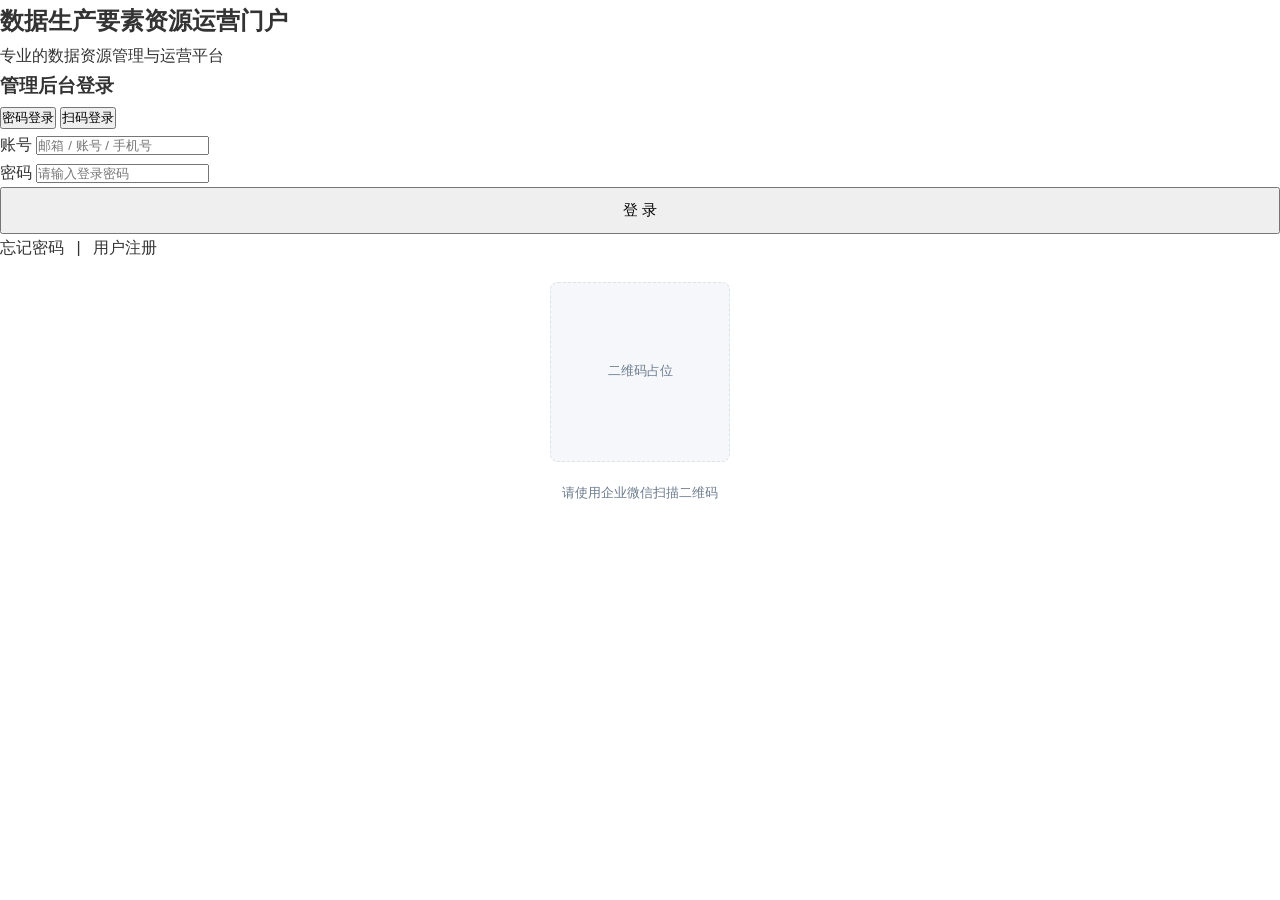
<file: admin-login.html>
<!DOCTYPE html>
<html lang="zh-CN">
<head>
<meta charset="UTF-8">
<meta name="viewport" content="width=device-width, initial-scale=1.0">
<title>管理后台登陆 - 数据生产要素资源运营门户</title>
<link rel="stylesheet" href="style.css">
</head>
<body>

<div class="auth-page">
  <!-- 左侧视觉区 -->
  <div class="auth-banner">
    <div class="auth-banner-content">
      <h2>数据生产要素资源运营门户</h2>
      <p>专业的数据资源管理与运营平台</p>
    </div>
  </div>

  <!-- 右侧登录面板 -->
  <div class="auth-form-panel">
    <div class="auth-card">
      <h3>管理后台登录</h3>

      <!-- 登录方式切换 -->
      <div class="auth-tabs">
        <button class="auth-tab active" data-auth-tab="password">密码登录</button>
        <button class="auth-tab" data-auth-tab="qrcode">扫码登录</button>
      </div>

      <!-- 密码登录 -->
      <div class="auth-panel active" data-auth-panel="password">
        <form data-validate>
          <div class="form-group">
            <label class="form-label">账号</label>
            <input type="text" class="form-input" placeholder="邮箱 / 账号 / 手机号" data-required>
            <span class="form-error-msg"></span>
          </div>
          <div class="form-group">
            <label class="form-label">密码</label>
            <input type="password" class="form-input" placeholder="请输入登录密码" name="password" data-required data-minlen="6">
            <span class="form-error-msg"></span>
          </div>
          <button type="submit" class="btn btn-primary" style="width:100%;padding:12px;font-size:15px;">登 录</button>
        </form>
        <div class="auth-links">
          <a href="#">忘记密码</a>
          <span style="margin:0 8px;">|</span>
          <a href="register.html">用户注册</a>
        </div>
      </div>

      <!-- 扫码登录 -->
      <div class="auth-panel" data-auth-panel="qrcode" style="text-align:center;">
        <div style="width:180px;height:180px;background:#F5F7FA;margin:20px auto;border-radius:8px;display:flex;align-items:center;justify-content:center;color:#6B7B8D;font-size:13px;border:1px dashed #DDE2E8;">
          二维码占位
        </div>
        <p style="font-size:13px;color:#6B7B8D;">请使用企业微信扫描二维码</p>
      </div>
    </div>
  </div>
</div>

<script src="main.js"></script>
</body>
</html>
</file>
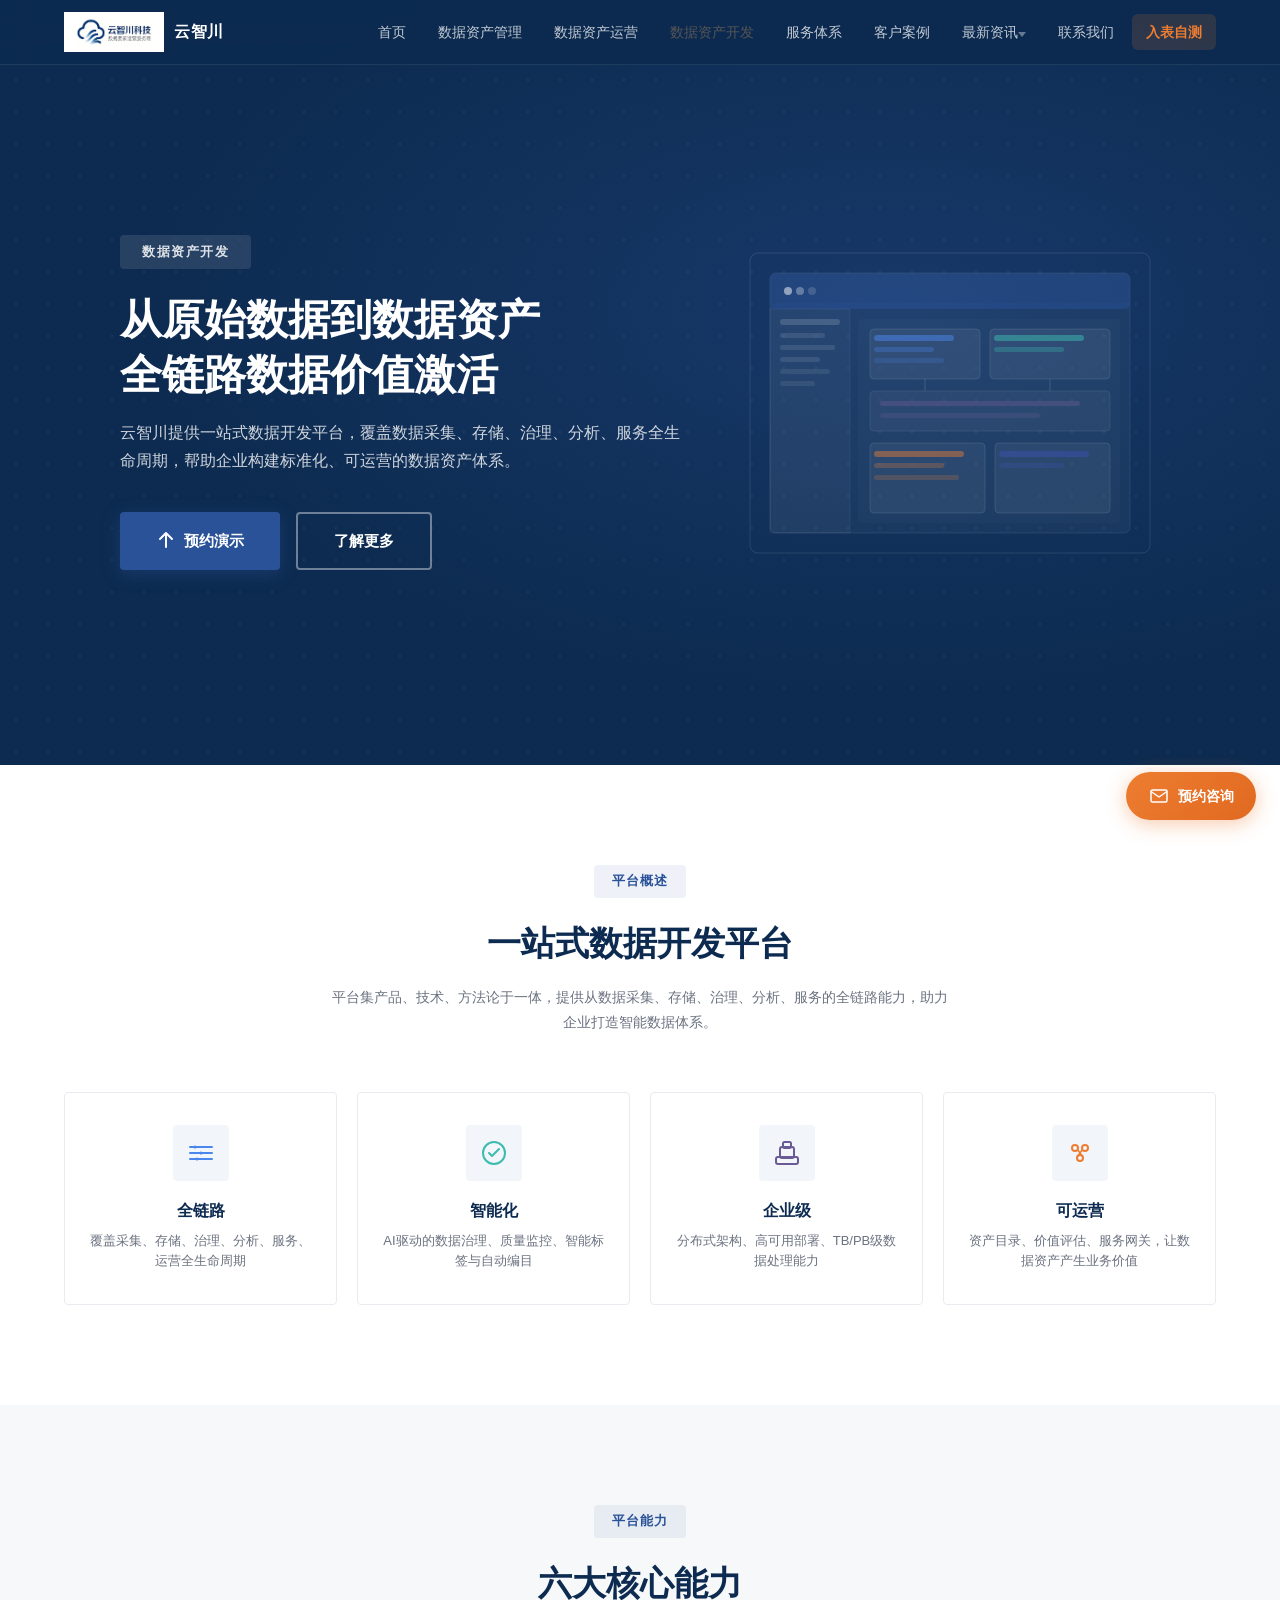
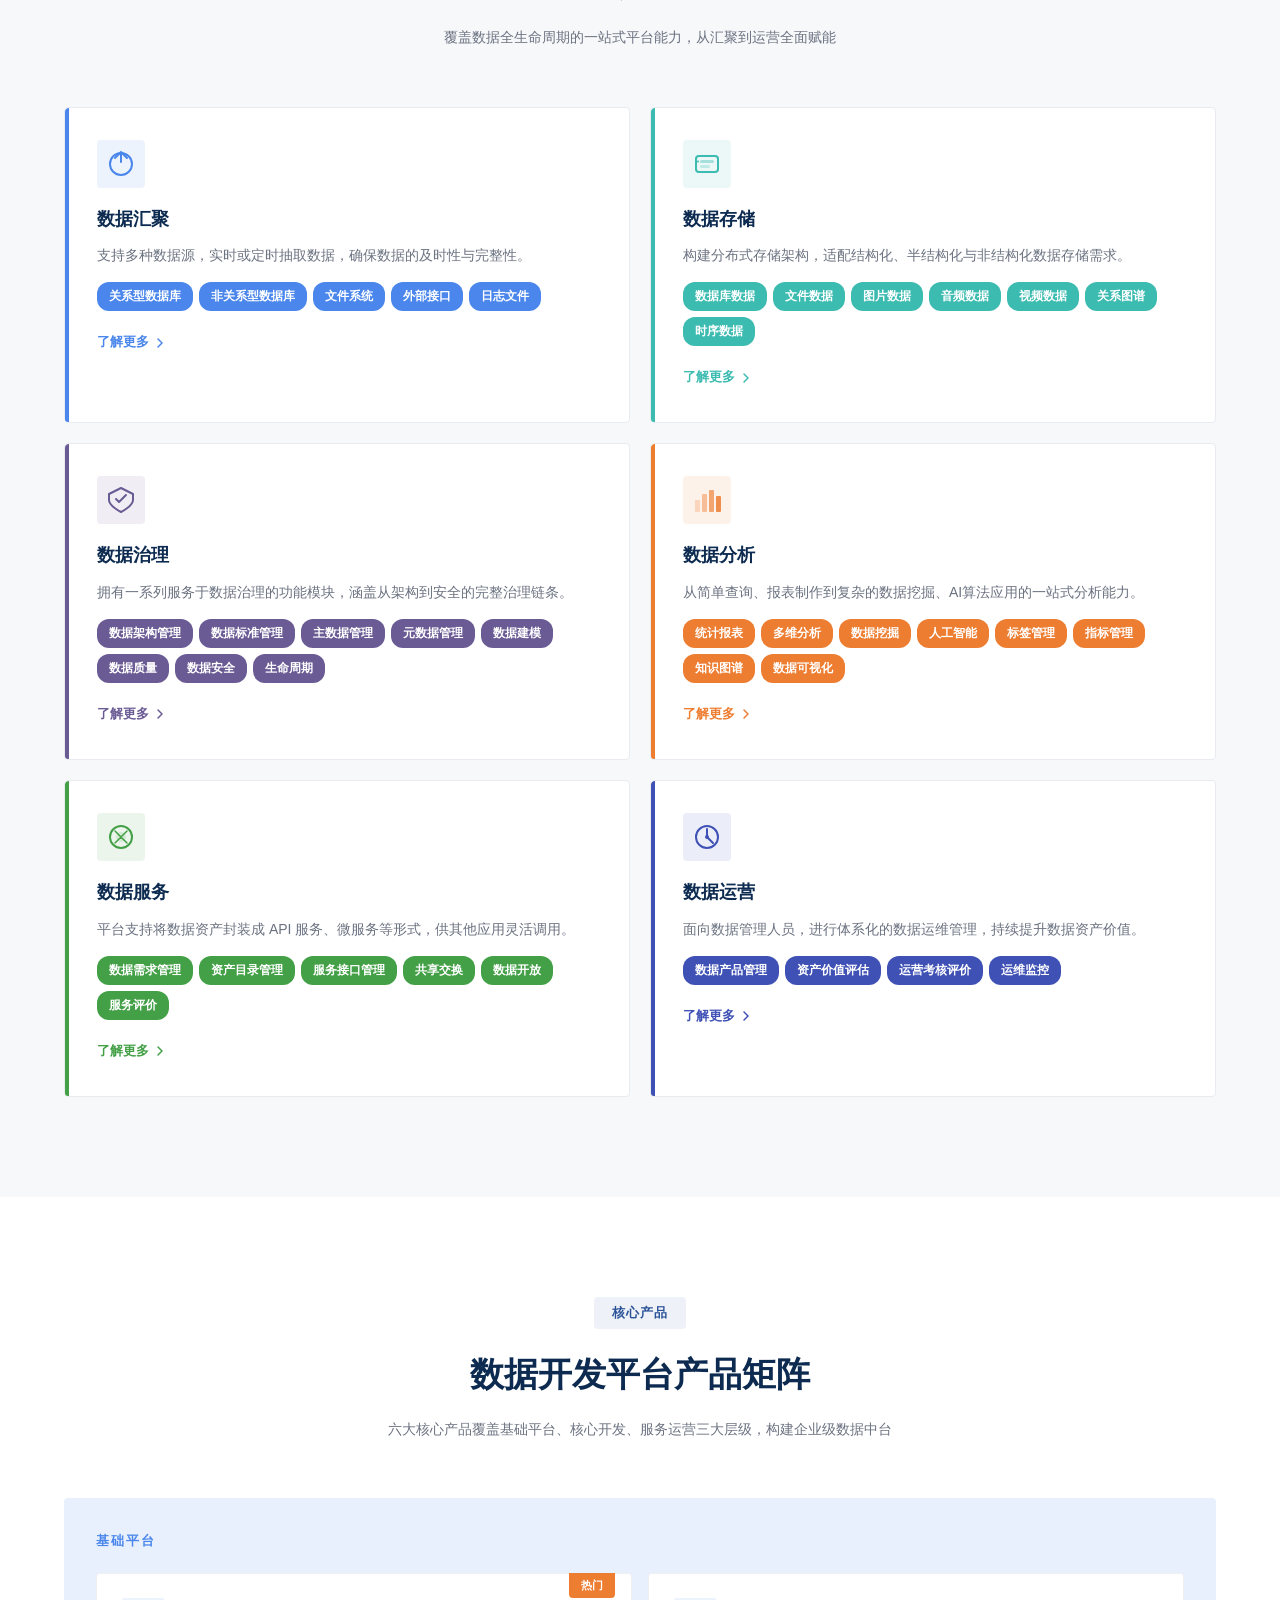
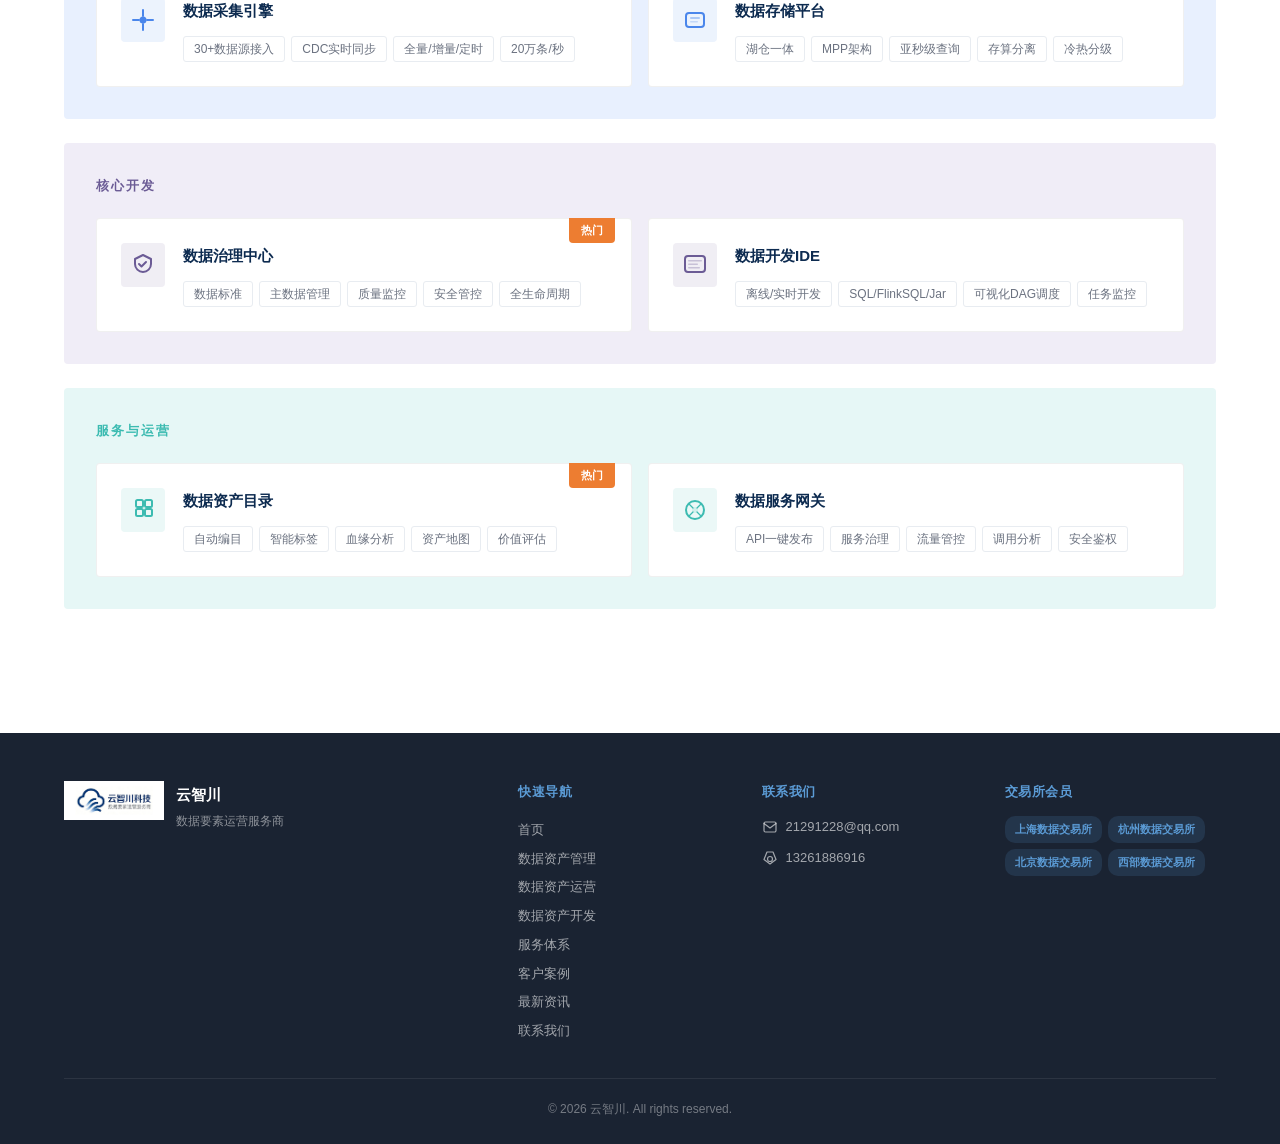
<file: data-asset-dev.html>
<!DOCTYPE html>
<html lang="zh-CN">
<head>
<meta charset="UTF-8">
<meta name="viewport" content="width=device-width, initial-scale=1.0">
<meta name="description" content="云智川 - 数据资产开发，从原始数据到数据资产，全链路数据价值激活">
<title>数据资产开发 | 云智川科技</title>
<link rel="icon" type="image/x-icon" href="images/logo.jpg">
<link rel="stylesheet" href="style.css">
<style>
/* ============================================================
   数据资产开发 - 盟拓风格重设计
   主色调：深蓝 #0d2b50 / #1a3c6b
   设计语言：企业B2B、信息架构图、直角/小圆角
   ============================================================ */

:root {
  --dv-navy: #0d2b50;
  --dv-blue: #1a3c6b;
  --dv-blue-mid: #2a5298;
  --dv-white: #ffffff;
  --dv-text: #333333;
  --dv-gray: #6b7280;
  --dv-border: #e8ecf1;
  --dv-bg: #f7f8fa;
  /* capability colors */
  --cap-blue: #4A86EB;
  --cap-cyan: #3CBBB1;
  --cap-purple: #6B5B95;
  --cap-orange: #ED7D31;
  --cap-green: #43A047;
  --cap-indigo: #3F51B5;
}

/* ========== HERO ========== */
.dv-hero {
  position: relative;
  min-height: 85vh;
  display: flex;
  align-items: center;
  background: var(--dv-navy);
  padding: 140px 0 100px;
  overflow: hidden;
}
/* dot grid pattern */
.dv-hero::before {
  content: '';
  position: absolute;
  inset: 0;
  background-image: radial-gradient(circle, rgba(255,255,255,.06) 1px, transparent 1px);
  background-size: 32px 32px;
  pointer-events: none;
  z-index: 1;
}
/* subtle gradient overlay */
.dv-hero::after {
  content: '';
  position: absolute;
  top: 0; left: 0; right: 0; bottom: 0;
  background: radial-gradient(ellipse at 70% 40%, rgba(42,82,152,.35) 0%, transparent 60%);
  pointer-events: none;
  z-index: 0;
}
.dv-hero .container {
  position: relative;
  z-index: 2;
  display: flex;
  align-items: center;
  justify-content: space-between;
  gap: 60px;
  max-width: 1200px;
  margin: 0 auto;
  padding: 0 24px;
}
.dv-hero-left { flex: 1; max-width: 560px; }
.dv-hero-badge {
  display: inline-block;
  font-size: 13px;
  font-weight: 700;
  color: rgba(255,255,255,.85);
  background: rgba(255,255,255,.1);
  padding: 6px 22px;
  border-radius: 4px;
  margin-bottom: 24px;
  letter-spacing: 1.5px;
}
.dv-hero-title {
  font-size: clamp(30px, 4.5vw, 42px);
  font-weight: 800;
  color: #fff;
  line-height: 1.3;
  margin: 0 0 16px;
}
.dv-hero-subtitle {
  font-size: clamp(14px, 1.5vw, 16px);
  color: rgba(255,255,255,.8);
  line-height: 1.8;
  margin-bottom: 36px;
}
.dv-hero-actions {
  display: flex;
  gap: 16px;
  flex-wrap: wrap;
}
.btn-dv-primary {
  display: inline-flex;
  align-items: center;
  gap: 8px;
  padding: 14px 36px;
  font-size: 15px;
  font-weight: 700;
  color: #fff;
  background: var(--dv-blue-mid);
  border-radius: 4px;
  text-decoration: none;
  transition: all .3s;
  box-shadow: 0 4px 18px rgba(42,82,152,.4);
}
.btn-dv-primary:hover { background: #3b6ec4; transform: translateY(-2px); }
.btn-dv-outline {
  display: inline-flex;
  align-items: center;
  gap: 8px;
  padding: 14px 36px;
  font-size: 15px;
  font-weight: 700;
  color: #fff;
  background: transparent;
  border: 2px solid rgba(255,255,255,.4);
  border-radius: 4px;
  text-decoration: none;
  transition: all .3s;
}
.btn-dv-outline:hover { border-color: #fff; background: rgba(255,255,255,.08); }

/* Hero right - platform preview */
.dv-hero-right {
  flex: 0 0 420px;
  display: flex;
  align-items: center;
  justify-content: center;
}

/* ========== SECTION COMMONS ========== */
.dv-section { padding: 100px 0; }
.dv-section .container { max-width: 1200px; margin: 0 auto; padding: 0 24px; }
.dv-section-alt { background: var(--dv-bg); }

.dv-section-header { text-align: center; margin-bottom: 56px; }
.dv-section-tag {
  display: inline-block;
  font-size: 13px;
  font-weight: 700;
  color: var(--dv-blue-mid);
  background: rgba(42,82,152,.08);
  padding: 5px 18px;
  border-radius: 4px;
  margin-bottom: 16px;
  letter-spacing: 1px;
}
.dv-section-header h2 {
  font-size: 34px;
  font-weight: 700;
  color: var(--dv-navy);
  margin-bottom: 12px;
}
.dv-section-header .dv-section-desc {
  font-size: 14px;
  color: var(--dv-gray);
  max-width: 620px;
  margin: 0 auto;
  line-height: 1.8;
}

/* ========== VALUE STRIP (4 value cards) ========== */
.value-grid {
  display: grid;
  grid-template-columns: repeat(4, 1fr);
  gap: 20px;
}
.value-card {
  background: #fff;
  border: 1px solid var(--dv-border);
  border-radius: 4px;
  padding: 32px 24px;
  text-align: center;
  transition: all .3s;
}
.value-card:hover {
  transform: translateY(-3px);
  box-shadow: 0 8px 24px rgba(0,0,0,.06);
  border-color: var(--dv-blue-mid);
}
.value-icon {
  width: 56px; height: 56px;
  margin: 0 auto 16px;
  display: flex;
  align-items: center;
  justify-content: center;
  border-radius: 4px;
  background: rgba(42,82,152,.06);
}
.value-card h4 {
  font-size: 16px;
  font-weight: 700;
  color: var(--dv-navy);
  margin-bottom: 6px;
}
.value-card p {
  font-size: 13px;
  color: var(--dv-gray);
  line-height: 1.6;
  margin: 0;
}

/* ========== CAPABILITY GRID (2 x 3) ========== */
.cap-grid {
  display: grid;
  grid-template-columns: repeat(2, 1fr);
  gap: 20px;
}
.cap-card {
  background: #fff;
  border: 1px solid var(--dv-border);
  border-radius: 4px;
  padding: 32px;
  transition: all .3s;
  position: relative;
  overflow: hidden;
}
.cap-card::before {
  content: '';
  position: absolute;
  top: 0; left: 0;
  width: 4px;
  height: 100%;
  border-radius: 4px 0 0 0;
}
.cap-card:hover {
  transform: translateY(-3px);
  box-shadow: 0 8px 24px rgba(0,0,0,.06);
}
.cap-card-icon {
  width: 48px; height: 48px;
  display: flex;
  align-items: center;
  justify-content: center;
  border-radius: 4px;
  margin-bottom: 16px;
}
.cap-card h3 {
  font-size: 18px;
  font-weight: 700;
  color: var(--dv-navy);
  margin: 0 0 8px;
}
.cap-card-desc {
  font-size: 14px;
  color: var(--dv-gray);
  line-height: 1.8;
  margin-bottom: 14px;
}
.cap-card-tags {
  display: flex;
  flex-wrap: wrap;
  gap: 6px;
  margin-bottom: 16px;
}
.cap-card-tags span {
  font-size: 12px;
  font-weight: 600;
  color: #fff;
  padding: 4px 12px;
  border-radius: 12px;
}
.cap-card-more {
  font-size: 13px;
  font-weight: 600;
  text-decoration: none;
  display: inline-flex;
  align-items: center;
  gap: 4px;
  transition: gap .2s;
}
.cap-card-more:hover { gap: 8px; }

/* Color variants */
.cap--blue .cap-card-icon { background: rgba(74,134,235,.1); }
.cap--blue .cap-card-tags span { background: var(--cap-blue); }
.cap--blue .cap-card-more { color: var(--cap-blue); }
.cap--blue::before { background: var(--cap-blue); }

.cap--cyan .cap-card-icon { background: rgba(60,187,177,.1); }
.cap--cyan .cap-card-tags span { background: var(--cap-cyan); }
.cap--cyan .cap-card-more { color: var(--cap-cyan); }
.cap--cyan::before { background: var(--cap-cyan); }

.cap--purple .cap-card-icon { background: rgba(107,91,149,.1); }
.cap--purple .cap-card-tags span { background: var(--cap-purple); }
.cap--purple .cap-card-more { color: var(--cap-purple); }
.cap--purple::before { background: var(--cap-purple); }

.cap--orange .cap-card-icon { background: rgba(237,125,49,.1); }
.cap--orange .cap-card-tags span { background: var(--cap-orange); }
.cap--orange .cap-card-more { color: var(--cap-orange); }
.cap--orange::before { background: var(--cap-orange); }

.cap--green .cap-card-icon { background: rgba(67,160,71,.1); }
.cap--green .cap-card-tags span { background: var(--cap-green); }
.cap--green .cap-card-more { color: var(--cap-green); }
.cap--green::before { background: var(--cap-green); }

.cap--indigo .cap-card-icon { background: rgba(63,81,181,.1); }
.cap--indigo .cap-card-tags span { background: var(--cap-indigo); }
.cap--indigo .cap-card-more { color: var(--cap-indigo); }
.cap--indigo::before { background: var(--cap-indigo); }

/* ========== PRODUCT MATRIX (Architecture Diagram) ========== */
.pm-zone {
  border-radius: 4px;
  padding: 32px;
  margin-bottom: 24px;
}
.pm-zone-title {
  font-size: 13px;
  font-weight: 700;
  text-transform: uppercase;
  letter-spacing: 2px;
  margin-bottom: 20px;
}
.pm-zone-blue { background: #E8F0FE; }
.pm-zone-blue .pm-zone-title { color: #4A86EB; }
.pm-zone-purple { background: #F0EDF7; }
.pm-zone-purple .pm-zone-title { color: #6B5B95; }
.pm-zone-cyan { background: #E6F7F6; }
.pm-zone-cyan .pm-zone-title { color: #3CBBB1; }

.pm-grid {
  display: grid;
  grid-template-columns: repeat(2, 1fr);
  gap: 16px;
}
.pm-card {
  background: #fff;
  border: 1px solid rgba(0,0,0,.06);
  border-radius: 4px;
  padding: 24px;
  display: flex;
  gap: 18px;
  align-items: flex-start;
  transition: all .3s;
  position: relative;
}
.pm-card:hover {
  transform: translateY(-2px);
  box-shadow: 0 4px 16px rgba(0,0,0,.06);
}
.pm-card-badge {
  position: absolute;
  top: -1px; right: 16px;
  font-size: 11px;
  font-weight: 700;
  color: #fff;
  background: var(--cap-orange);
  padding: 3px 12px;
  border-radius: 0 0 4px 4px;
}
.pm-card-icon {
  flex-shrink: 0;
  width: 44px; height: 44px;
  display: flex;
  align-items: center;
  justify-content: center;
  border-radius: 4px;
}
.pm-card-body { flex: 1; }
.pm-card-body h4 {
  font-size: 15px;
  font-weight: 700;
  color: var(--dv-navy);
  margin: 0 0 12px;
}
.pm-card-features {
  list-style: none;
  padding: 0;
  margin: 0;
  display: flex;
  flex-wrap: wrap;
  gap: 6px;
}
.pm-card-features li {
  font-size: 12px;
  color: var(--dv-gray);
  padding: 3px 10px;
  border-radius: 3px;
  border: 1px solid var(--dv-border);
  line-height: 1.5;
}

/* ========== FOOTER OVERRIDE ========== */
/* footer already handled by style.css */

/* ========== ANIMATION ========== */
[data-animate] {
  opacity: 0;
  transform: translateY(24px);
  transition: opacity .6s ease, transform .6s ease;
}
[data-animate].visible {
  opacity: 1;
  transform: translateY(0);
}

/* ========== RESPONSIVE ========== */
@media (max-width: 1024px) {
  .dv-hero .container { flex-direction: column; text-align: center; }
  .dv-hero-left { max-width: 100%; }
  .dv-hero-actions { justify-content: center; }
  .dv-hero-right { flex: 0 0 auto; max-width: 300px; }
  .cap-grid { grid-template-columns: 1fr; }
  .value-grid { grid-template-columns: repeat(2, 1fr); }
  .pm-grid { grid-template-columns: 1fr; }
}
@media (max-width: 768px) {
  .dv-hero { min-height: auto; padding: 120px 0 60px; }
  .dv-section { padding: 60px 0; }
  .dv-section-header h2 { font-size: 26px; }
  .value-grid { grid-template-columns: 1fr; }
  .pm-card { flex-direction: column; }
  .pm-zone { padding: 20px; }
  .cap-card { padding: 24px; }
}
</style>
</head>
<body>

<!-- ========== HEADER ========== -->
<header class="site-header" id="header" style="background:rgba(13,43,80,0.92);backdrop-filter:blur(12px);-webkit-backdrop-filter:blur(12px);border-bottom:1px solid rgba(255,255,255,.08);">
  <div class="header-inner">
    <a class="logo" href="index.html" style="color:#fff;">
      <img src="images/logo.jpg" alt="云智川科技" width="100" height="39" loading="eager">
      <span class="logo-text">云智川</span>
    </a>
    <nav class="main-nav" id="mainNav">
      <ul>
        <li><a href="index.html" style="color:rgba(255,255,255,.75);">首页</a></li>
        <li><a href="index.html#asset-management" style="color:rgba(255,255,255,.75);">数据资产管理</a></li>
        <li><a href="operations.html" style="color:rgba(255,255,255,.75);">数据资产运营</a></li>
        <li><a href="data-asset-dev.html" class="active">数据资产开发</a></li>
        <li><a href="services.html" style="color:rgba(255,255,255,.75);">服务体系</a></li>
        <li><a href="index.html#cases" style="color:rgba(255,255,255,.75);">客户案例</a></li>
        <li class="nav-dropdown">
          <a href="index.html#news" class="nav-dropdown-toggle" style="color:rgba(255,255,255,.75);">最新资讯</a>
          <ul class="nav-dropdown-menu">
            <li><a href="industry-reference.html">行业参考</a></li>
            <li><a href="index.html#news-policy">政策速递</a></li>
          </ul>
        </li>
        <li><a href="index.html#contact" style="color:rgba(255,255,255,.75);">联系我们</a></li>
        <li><a href="self-test.html" class="nav-cta" style="color:#ED7D31;background:rgba(237,125,49,.15);">入表自测</a></li>
      </ul>
    </nav>
    <button class="menu-toggle" id="menuToggle" aria-label="菜单" aria-expanded="false" style="--bar-color:#fff;">
      <span></span><span></span><span></span>
    </button>
  </div>
</header>

<main>

<!-- ========== HERO ========== -->
<section class="dv-hero">
  <div class="container">
    <div class="dv-hero-left" data-animate>
      <div class="dv-hero-badge">数据资产开发</div>
      <h1 class="dv-hero-title">从原始数据到数据资产<br>全链路数据价值激活</h1>
      <p class="dv-hero-subtitle">云智川提供一站式数据开发平台，覆盖数据采集、存储、治理、分析、服务全生命周期，帮助企业构建标准化、可运营的数据资产体系。</p>
      <div class="dv-hero-actions">
        <a href="index.html#contact" class="btn-dv-primary">
          <svg width="20" height="20" viewBox="0 0 20 20" fill="none"><path d="M10 2v14M4 8l6-6 6 6" stroke="currentColor" stroke-width="2" stroke-linecap="round" stroke-linejoin="round"/></svg>
          预约演示
        </a>
        <a href="#capabilities" class="btn-dv-outline">了解更多</a>
      </div>
    </div>
    <div class="dv-hero-right" data-animate>
      <!-- Platform mockup SVG -->
      <svg viewBox="0 0 420 320" xmlns="http://www.w3.org/2000/svg" width="420" height="320">
        <defs>
          <linearGradient id="hGrad" x1="0" y1="0" x2="1" y2="1"><stop offset="0%" stop-color="#4A86EB" stop-opacity=".25"/><stop offset="100%" stop-color="#2a5298" stop-opacity=".08"/></linearGradient>
        </defs>
        <!-- outer frame -->
        <rect x="10" y="10" width="400" height="300" rx="8" fill="none" stroke="rgba(255,255,255,.1)" stroke-width="1"/>
        <!-- main panel -->
        <rect x="30" y="30" width="360" height="260" rx="6" fill="rgba(255,255,255,.04)" stroke="rgba(255,255,255,.08)" stroke-width="1"/>
        <!-- top bar -->
        <rect x="30" y="30" width="360" height="36" rx="6" fill="rgba(42,82,152,.4)"/>
        <rect x="30" y="60" width="360" height="6" fill="rgba(42,82,152,.2)"/>
        <circle cx="48" cy="48" r="4" fill="rgba(255,255,255,.5)"/>
        <circle cx="60" cy="48" r="4" fill="rgba(255,255,255,.3)"/>
        <circle cx="72" cy="48" r="4" fill="rgba(255,255,255,.15)"/>
        <!-- sidebar -->
        <rect x="30" y="66" width="80" height="224" fill="rgba(255,255,255,.03)" stroke="rgba(255,255,255,.06)" stroke-width="1"/>
        <rect x="40" y="76" width="60" height="6" rx="3" fill="rgba(255,255,255,.15)"/>
        <rect x="40" y="90" width="45" height="5" rx="2.5" fill="rgba(255,255,255,.1)"/>
        <rect x="40" y="102" width="55" height="5" rx="2.5" fill="rgba(255,255,255,.1)"/>
        <rect x="40" y="114" width="40" height="5" rx="2.5" fill="rgba(255,255,255,.1)"/>
        <rect x="40" y="126" width="50" height="5" rx="2.5" fill="rgba(255,255,255,.08)"/>
        <rect x="40" y="138" width="35" height="5" rx="2.5" fill="rgba(255,255,255,.08)"/>
        <!-- main content area -->
        <rect x="118" y="76" width="262" height="204" fill="rgba(255,255,255,.02)" rx="4"/>
        <!-- data blocks -->
        <rect x="130" y="86" width="110" height="50" rx="4" fill="rgba(255,255,255,.06)" stroke="rgba(255,255,255,.1)" stroke-width="1"/>
        <rect x="134" y="92" width="80" height="6" rx="3" fill="rgba(74,134,235,.5)"/>
        <rect x="134" y="104" width="60" height="5" rx="2.5" fill="rgba(74,134,235,.3)"/>
        <rect x="134" y="115" width="70" height="5" rx="2.5" fill="rgba(74,134,235,.2)"/>
        <rect x="250" y="86" width="120" height="50" rx="4" fill="rgba(255,255,255,.06)" stroke="rgba(255,255,255,.1)" stroke-width="1"/>
        <rect x="254" y="92" width="90" height="6" rx="3" fill="rgba(60,187,177,.5)"/>
        <rect x="254" y="104" width="70" height="5" rx="2.5" fill="rgba(60,187,177,.3)"/>
        <rect x="130" y="148" width="240" height="40" rx="4" fill="rgba(255,255,255,.04)" stroke="rgba(255,255,255,.08)" stroke-width="1"/>
        <rect x="140" y="158" width="200" height="5" rx="2.5" fill="rgba(107,91,149,.4)"/>
        <rect x="140" y="170" width="160" height="5" rx="2.5" fill="rgba(107,91,149,.25)"/>
        <rect x="130" y="200" width="115" height="70" rx="4" fill="rgba(255,255,255,.05)" stroke="rgba(255,255,255,.1)" stroke-width="1"/>
        <rect x="134" y="208" width="90" height="6" rx="3" fill="rgba(237,125,49,.45)"/>
        <rect x="134" y="220" width="70" height="5" rx="2.5" fill="rgba(237,125,49,.25)"/>
        <rect x="134" y="232" width="85" height="5" rx="2.5" fill="rgba(237,125,49,.2)"/>
        <rect x="255" y="200" width="115" height="70" rx="4" fill="rgba(255,255,255,.05)" stroke="rgba(255,255,255,.1)" stroke-width="1"/>
        <rect x="259" y="208" width="90" height="6" rx="3" fill="rgba(63,81,181,.45)"/>
        <rect x="259" y="220" width="65" height="5" rx="2.5" fill="rgba(63,81,181,.25)"/>
        <!-- connection lines -->
        <line x1="185" y1="136" x2="185" y2="148" stroke="rgba(255,255,255,.15)" stroke-width="1"/>
        <line x1="310" y1="136" x2="310" y2="148" stroke="rgba(255,255,255,.15)" stroke-width="1"/>
      </svg>
    </div>
  </div>
</section>

<!-- ========== PLATFORM VALUE OVERVIEW ========== -->
<section class="dv-section" id="overview">
  <div class="container">
    <div class="dv-section-header">
      <div class="dv-section-tag">平台概述</div>
      <h2>一站式数据开发平台</h2>
      <p class="dv-section-desc">平台集产品、技术、方法论于一体，提供从数据采集、存储、治理、分析、服务的全链路能力，助力企业打造智能数据体系。</p>
    </div>
    <div class="value-grid">
      <div class="value-card" data-animate>
        <div class="value-icon">
          <svg width="28" height="28" viewBox="0 0 28 28" fill="none"><path d="M3 8h22M3 14h22M3 20h22" stroke="#4A86EB" stroke-width="2" stroke-linecap="round"/><circle cx="8" cy="8" r="1.5" fill="#4A86EB"/><circle cx="14" cy="14" r="1.5" fill="#4A86EB"/><circle cx="10" cy="20" r="1.5" fill="#4A86EB"/></svg>
        </div>
        <h4>全链路</h4>
        <p>覆盖采集、存储、治理、分析、服务、运营全生命周期</p>
      </div>
      <div class="value-card" data-animate>
        <div class="value-icon">
          <svg width="28" height="28" viewBox="0 0 28 28" fill="none"><circle cx="14" cy="14" r="11" stroke="#3CBBB1" stroke-width="2"/><path d="M9 14l3 3 7-7" stroke="#3CBBB1" stroke-width="2" stroke-linecap="round" stroke-linejoin="round"/></svg>
        </div>
        <h4>智能化</h4>
        <p>AI驱动的数据治理、质量监控、智能标签与自动编目</p>
      </div>
      <div class="value-card" data-animate>
        <div class="value-icon">
          <svg width="28" height="28" viewBox="0 0 28 28" fill="none"><rect x="3" y="18" width="22" height="7" rx="2" stroke="#6B5B95" stroke-width="2"/><rect x="7" y="8" width="14" height="11" rx="2" stroke="#6B5B95" stroke-width="2"/><rect x="10" y="3" width="8" height="6" rx="1.5" stroke="#6B5B95" stroke-width="2"/></svg>
        </div>
        <h4>企业级</h4>
        <p>分布式架构、高可用部署、TB/PB级数据处理能力</p>
      </div>
      <div class="value-card" data-animate>
        <div class="value-icon">
          <svg width="28" height="28" viewBox="0 0 28 28" fill="none"><circle cx="9" cy="9" r="3" stroke="#ED7D31" stroke-width="2"/><circle cx="19" cy="9" r="3" stroke="#ED7D31" stroke-width="2"/><circle cx="14" cy="19" r="3" stroke="#ED7D31" stroke-width="2"/><line x1="11.5" y1="10.5" x2="16.5" y2="17.5" stroke="#ED7D31" stroke-width="1.5"/><line x1="16.5" y1="10.5" x2="11.5" y2="17.5" stroke="#ED7D31" stroke-width="1.5"/></svg>
        </div>
        <h4>可运营</h4>
        <p>资产目录、价值评估、服务网关，让数据资产产生业务价值</p>
      </div>
    </div>
  </div>
</section>

<!-- ========== SIX CORE CAPABILITIES (2x3 Grid) ========== -->
<section class="dv-section dv-section-alt" id="capabilities">
  <div class="container">
    <div class="dv-section-header">
      <div class="dv-section-tag">平台能力</div>
      <h2>六大核心能力</h2>
      <p class="dv-section-desc">覆盖数据全生命周期的一站式平台能力，从汇聚到运营全面赋能</p>
    </div>
    <div class="cap-grid">

      <!-- 1. 数据汇聚 - Blue -->
      <div class="cap-card cap--blue" data-animate>
        <div class="cap-card-icon">
          <svg width="28" height="28" viewBox="0 0 28 28" fill="none"><circle cx="14" cy="14" r="11" stroke="#4A86EB" stroke-width="2"/><line x1="14" y1="3" x2="14" y2="12" stroke="#4A86EB" stroke-width="2" stroke-linecap="round"/><path d="M8 8l6-6 6 6" stroke="#4A86EB" stroke-width="2" stroke-linecap="round" stroke-linejoin="round"/></svg>
        </div>
        <h3>数据汇聚</h3>
        <p class="cap-card-desc">支持多种数据源，实时或定时抽取数据，确保数据的及时性与完整性。</p>
        <div class="cap-card-tags">
          <span>关系型数据库</span><span>非关系型数据库</span><span>文件系统</span><span>外部接口</span><span>日志文件</span>
        </div>
        <a href="#products" class="cap-card-more">了解更多 <svg width="14" height="14" viewBox="0 0 14 14" fill="none"><path d="M5 3l4 4-4 4" stroke="currentColor" stroke-width="1.5" stroke-linecap="round" stroke-linejoin="round"/></svg></a>
      </div>

      <!-- 2. 数据存储 - Cyan -->
      <div class="cap-card cap--cyan" data-animate>
        <div class="cap-card-icon">
          <svg width="28" height="28" viewBox="0 0 28 28" fill="none"><rect x="3" y="6" width="22" height="16" rx="3" stroke="#3CBBB1" stroke-width="2"/><rect x="7" y="10" width="14" height="3" rx="1.5" fill="#3CBBB1" opacity=".4"/><rect x="7" y="15" width="10" height="3" rx="1.5" fill="#3CBBB1" opacity=".25"/><circle cx="5" cy="11.5" r="1" fill="#3CBBB1"/></svg>
        </div>
        <h3>数据存储</h3>
        <p class="cap-card-desc">构建分布式存储架构，适配结构化、半结构化与非结构化数据存储需求。</p>
        <div class="cap-card-tags">
          <span>数据库数据</span><span>文件数据</span><span>图片数据</span><span>音频数据</span><span>视频数据</span><span>关系图谱</span><span>时序数据</span>
        </div>
        <a href="#products" class="cap-card-more">了解更多 <svg width="14" height="14" viewBox="0 0 14 14" fill="none"><path d="M5 3l4 4-4 4" stroke="currentColor" stroke-width="1.5" stroke-linecap="round" stroke-linejoin="round"/></svg></a>
      </div>

      <!-- 3. 数据治理 - Purple -->
      <div class="cap-card cap--purple" data-animate>
        <div class="cap-card-icon">
          <svg width="28" height="28" viewBox="0 0 28 28" fill="none"><path d="M14 2L26 8v6c0 6-12 12-12 12S2 20 2 14V8L14 2z" stroke="#6B5B95" stroke-width="2" stroke-linejoin="round"/><path d="M9 13l3 3 7-7" stroke="#6B5B95" stroke-width="2" stroke-linecap="round" stroke-linejoin="round"/></svg>
        </div>
        <h3>数据治理</h3>
        <p class="cap-card-desc">拥有一系列服务于数据治理的功能模块，涵盖从架构到安全的完整治理链条。</p>
        <div class="cap-card-tags">
          <span>数据架构管理</span><span>数据标准管理</span><span>主数据管理</span><span>元数据管理</span><span>数据建模</span><span>数据质量</span><span>数据安全</span><span>生命周期</span>
        </div>
        <a href="#products" class="cap-card-more">了解更多 <svg width="14" height="14" viewBox="0 0 14 14" fill="none"><path d="M5 3l4 4-4 4" stroke="currentColor" stroke-width="1.5" stroke-linecap="round" stroke-linejoin="round"/></svg></a>
      </div>

      <!-- 4. 数据分析 - Orange -->
      <div class="cap-card cap--orange" data-animate>
        <div class="cap-card-icon">
          <svg width="28" height="28" viewBox="0 0 28 28" fill="none"><rect x="2" y="14" width="5" height="12" rx="1" fill="#ED7D31" opacity=".25"/><rect x="9" y="8" width="5" height="18" rx="1" fill="#ED7D31" opacity=".45"/><rect x="16" y="4" width="5" height="22" rx="1" fill="#ED7D31" opacity=".65"/><rect x="23" y="10" width="5" height="16" rx="1" fill="#ED7D31" opacity=".85"/></svg>
        </div>
        <h3>数据分析</h3>
        <p class="cap-card-desc">从简单查询、报表制作到复杂的数据挖掘、AI算法应用的一站式分析能力。</p>
        <div class="cap-card-tags">
          <span>统计报表</span><span>多维分析</span><span>数据挖掘</span><span>人工智能</span><span>标签管理</span><span>指标管理</span><span>知识图谱</span><span>数据可视化</span>
        </div>
        <a href="#products" class="cap-card-more">了解更多 <svg width="14" height="14" viewBox="0 0 14 14" fill="none"><path d="M5 3l4 4-4 4" stroke="currentColor" stroke-width="1.5" stroke-linecap="round" stroke-linejoin="round"/></svg></a>
      </div>

      <!-- 5. 数据服务 - Green -->
      <div class="cap-card cap--green" data-animate>
        <div class="cap-card-icon">
          <svg width="28" height="28" viewBox="0 0 28 28" fill="none"><circle cx="14" cy="14" r="11" stroke="#43A047" stroke-width="2"/><circle cx="14" cy="14" r="5" fill="#43A047" opacity=".15"/><path d="M8 8l6 6M20 20l-6-6M20 8l-6 6M8 20l6-6" stroke="#43A047" stroke-width="1.5" stroke-linecap="round"/></svg>
        </div>
        <h3>数据服务</h3>
        <p class="cap-card-desc">平台支持将数据资产封装成 API 服务、微服务等形式，供其他应用灵活调用。</p>
        <div class="cap-card-tags">
          <span>数据需求管理</span><span>资产目录管理</span><span>服务接口管理</span><span>共享交换</span><span>数据开放</span><span>服务评价</span>
        </div>
        <a href="#products" class="cap-card-more">了解更多 <svg width="14" height="14" viewBox="0 0 14 14" fill="none"><path d="M5 3l4 4-4 4" stroke="currentColor" stroke-width="1.5" stroke-linecap="round" stroke-linejoin="round"/></svg></a>
      </div>

      <!-- 6. 数据运营 - Indigo -->
      <div class="cap-card cap--indigo" data-animate>
        <div class="cap-card-icon">
          <svg width="28" height="28" viewBox="0 0 28 28" fill="none"><circle cx="14" cy="14" r="11" stroke="#3F51B5" stroke-width="2"/><path d="M14 6v8l6 6" stroke="#3F51B5" stroke-width="2" stroke-linecap="round"/><circle cx="14" cy="14" r="2" fill="#3F51B5"/></svg>
        </div>
        <h3>数据运营</h3>
        <p class="cap-card-desc">面向数据管理人员，进行体系化的数据运维管理，持续提升数据资产价值。</p>
        <div class="cap-card-tags">
          <span>数据产品管理</span><span>资产价值评估</span><span>运营考核评价</span><span>运维监控</span>
        </div>
        <a href="#products" class="cap-card-more">了解更多 <svg width="14" height="14" viewBox="0 0 14 14" fill="none"><path d="M5 3l4 4-4 4" stroke="currentColor" stroke-width="1.5" stroke-linecap="round" stroke-linejoin="round"/></svg></a>
      </div>

    </div>
  </div>
</section>

<!-- ========== CORE PRODUCT MATRIX (Architecture Diagram) ========== -->
<section class="dv-section" id="products">
  <div class="container">
    <div class="dv-section-header">
      <div class="dv-section-tag">核心产品</div>
      <h2>数据开发平台产品矩阵</h2>
      <p class="dv-section-desc">六大核心产品覆盖基础平台、核心开发、服务运营三大层级，构建企业级数据中台</p>
    </div>

    <!-- Blue Zone: 基础平台 -->
    <div class="pm-zone pm-zone-blue" data-animate>
      <div class="pm-zone-title">基础平台</div>
      <div class="pm-grid">
        <!-- 数据采集引擎 -->
        <div class="pm-card">
          <span class="pm-card-badge">热门</span>
          <div class="pm-card-icon" style="background:rgba(74,134,235,.1);">
            <svg width="24" height="24" viewBox="0 0 24 24" fill="none"><path d="M12 2v6M12 16v6M2 12h6M16 12h6" stroke="#4A86EB" stroke-width="2" stroke-linecap="round"/><circle cx="12" cy="12" r="3.5" fill="#4A86EB"/></svg>
          </div>
          <div class="pm-card-body">
            <h4>数据采集引擎</h4>
            <ul class="pm-card-features">
              <li>30+数据源接入</li><li>CDC实时同步</li><li>全量/增量/定时</li><li>20万条/秒</li>
            </ul>
          </div>
        </div>
        <!-- 数据存储平台 -->
        <div class="pm-card">
          <div class="pm-card-icon" style="background:rgba(74,134,236,.1);">
            <svg width="24" height="24" viewBox="0 0 24 24" fill="none"><rect x="3" y="5" width="18" height="14" rx="3" stroke="#4A86EB" stroke-width="2"/><rect x="7" y="9" width="10" height="2" rx="1" fill="#4A86EB" opacity=".4"/><rect x="7" y="13" width="8" height="1.5" rx=".75" fill="#4A86EB" opacity=".25"/></svg>
          </div>
          <div class="pm-card-body">
            <h4>数据存储平台</h4>
            <ul class="pm-card-features">
              <li>湖仓一体</li><li>MPP架构</li><li>亚秒级查询</li><li>存算分离</li><li>冷热分级</li>
            </ul>
          </div>
        </div>
      </div>
    </div>

    <!-- Purple Zone: 核心开发 -->
    <div class="pm-zone pm-zone-purple" data-animate>
      <div class="pm-zone-title">核心开发</div>
      <div class="pm-grid">
        <!-- 数据治理中心 -->
        <div class="pm-card">
          <span class="pm-card-badge">热门</span>
          <div class="pm-card-icon" style="background:rgba(107,91,149,.1);">
            <svg width="24" height="24" viewBox="0 0 24 24" fill="none"><path d="M12 2l8 4v5a8 8 0 01-8 8 8 8 0 01-8-8V6l8-4z" stroke="#6B5B95" stroke-width="2" stroke-linejoin="round"/><path d="M8 11l2.5 2.5L15 9" stroke="#6B5B95" stroke-width="2" stroke-linecap="round" stroke-linejoin="round"/></svg>
          </div>
          <div class="pm-card-body">
            <h4>数据治理中心</h4>
            <ul class="pm-card-features">
              <li>数据标准</li><li>主数据管理</li><li>质量监控</li><li>安全管控</li><li>全生命周期</li>
            </ul>
          </div>
        </div>
        <!-- 数据开发IDE -->
        <div class="pm-card">
          <div class="pm-card-icon" style="background:rgba(107,91,149,.1);">
            <svg width="24" height="24" viewBox="0 0 24 24" fill="none"><rect x="2" y="3" width="20" height="16" rx="3" stroke="#6B5B95" stroke-width="2"/><rect x="5" y="7" width="14" height="1.5" rx=".75" fill="#6B5B95" opacity=".3"/><rect x="5" y="10.5" width="10" height="1.5" rx=".75" fill="#6B5B95" opacity=".3"/><rect x="5" y="14" width="12" height="1.5" rx=".75" fill="#6B5B95" opacity=".3"/></svg>
          </div>
          <div class="pm-card-body">
            <h4>数据开发IDE</h4>
            <ul class="pm-card-features">
              <li>离线/实时开发</li><li>SQL/FlinkSQL/Jar</li><li>可视化DAG调度</li><li>任务监控</li>
            </ul>
          </div>
        </div>
      </div>
    </div>

    <!-- Cyan Zone: 服务与运营 -->
    <div class="pm-zone pm-zone-cyan" data-animate>
      <div class="pm-zone-title">服务与运营</div>
      <div class="pm-grid">
        <!-- 数据资产目录 -->
        <div class="pm-card">
          <span class="pm-card-badge">热门</span>
          <div class="pm-card-icon" style="background:rgba(60,187,177,.1);">
            <svg width="24" height="24" viewBox="0 0 24 24" fill="none"><rect x="5" y="2" width="7" height="7" rx="1.5" stroke="#3CBBB1" stroke-width="2"/><rect x="14" y="2" width="7" height="7" rx="1.5" stroke="#3CBBB1" stroke-width="2"/><rect x="5" y="11" width="7" height="7" rx="1.5" stroke="#3CBBB1" stroke-width="2"/><rect x="14" y="11" width="7" height="7" rx="1.5" stroke="#3CBBB1" stroke-width="2"/></svg>
          </div>
          <div class="pm-card-body">
            <h4>数据资产目录</h4>
            <ul class="pm-card-features">
              <li>自动编目</li><li>智能标签</li><li>血缘分析</li><li>资产地图</li><li>价值评估</li>
            </ul>
          </div>
        </div>
        <!-- 数据服务网关 -->
        <div class="pm-card">
          <div class="pm-card-icon" style="background:rgba(60,187,177,.1);">
            <svg width="24" height="24" viewBox="0 0 24 24" fill="none"><circle cx="12" cy="12" r="9" stroke="#3CBBB1" stroke-width="2"/><circle cx="12" cy="12" r="3" fill="#3CBBB1" opacity=".15"/><path d="M6 6l4 4M18 18l-4-4M18 6l-4 4M6 18l4-4" stroke="#3CBBB1" stroke-width="1.2" stroke-linecap="round"/></svg>
          </div>
          <div class="pm-card-body">
            <h4>数据服务网关</h4>
            <ul class="pm-card-features">
              <li>API一键发布</li><li>服务治理</li><li>流量管控</li><li>调用分析</li><li>安全鉴权</li>
            </ul>
          </div>
        </div>
      </div>
    </div>

  </div>
</section>

</main>

<!-- ========== FOOTER ========== -->
<footer class="site-footer">
  <div class="container">
    <div class="footer-grid">
      <div class="footer-brand">
        <img src="images/logo.jpg" alt="" width="100" height="39" loading="lazy">
        <div>
          <span class="footer-company">云智川</span>
          <p class="footer-tagline">数据要素运营服务商</p>
        </div>
      </div>
      <div class="footer-links-col">
        <h4>快速导航</h4>
        <a href="index.html">首页</a>
        <a href="index.html#asset-management">数据资产管理</a>
        <a href="operations.html">数据资产运营</a>
        <a href="data-asset-dev.html">数据资产开发</a>
        <a href="services.html">服务体系</a>
        <a href="index.html#cases">客户案例</a>
        <a href="index.html#news">最新资讯</a>
        <a href="index.html#contact">联系我们</a>
      </div>
      <div class="footer-contact-col">
        <h4>联系我们</h4>
        <div class="footer-contact-item"><svg width="16" height="16" viewBox="0 0 16 16" fill="none"><path d="M2 4.5A1.5 1.5 0 013.5 3h9A1.5 1.5 0 0114 4.5v7a1.5 1.5 0 01-1.5 1.5h-9A1.5 1.5 0 012 11.5v-7z" stroke="currentColor" stroke-width="1.2"/><path d="M2 4.5L8 9l6-4.5" stroke="currentColor" stroke-width="1.2" stroke-linecap="round" stroke-linejoin="round"/></svg><span>21291228@qq.com</span></div>
        <div class="footer-contact-item"><svg width="16" height="16" viewBox="0 0 16 16" fill="none"><path d="M5 2h6l3 7.5L8 14l-6-4.5 3-7.5z" stroke="currentColor" stroke-width="1.2" stroke-linejoin="round"/><circle cx="8" cy="9" r="2.5" stroke="currentColor" stroke-width="1.2"/></svg><span>13261886916</span></div>
      </div>
      <div class="footer-badges-col">
        <h4>交易所会员</h4>
        <div class="footer-badges">
          <span class="footer-badge">上海数据交易所</span>
          <span class="footer-badge">杭州数据交易所</span>
          <span class="footer-badge">北京数据交易所</span>
          <span class="footer-badge">西部数据交易所</span>
        </div>
      </div>
    </div>
    <div class="footer-bottom">
      <p>&copy; 2026 云智川. All rights reserved.</p>
    </div>
  </div>
</footer>

<!-- ========== 悬浮 ========== -->
<div class="floating-cta" id="floatingCta">
  <a href="index.html#contact" class="floating-cta-btn">
    <svg width="22" height="22" viewBox="0 0 22 22" fill="none"><path d="M3 6.5A1.5 1.5 0 014.5 5h13A1.5 1.5 0 0119 6.5v9a1.5 1.5 0 01-1.5 1.5h-13A1.5 1.5 0 013 15.5v-9z" stroke="currentColor" stroke-width="1.5"/><path d="M3 6.5L11 12l8-5.5" stroke="currentColor" stroke-width="1.5" stroke-linecap="round" stroke-linejoin="round"/></svg>
    <span>预约咨询</span>
  </a>
</div>

<!-- ========== IntersectionObserver ========== -->
<script>
(function() {
  const observer = new IntersectionObserver(function(entries) {
    entries.forEach(function(entry) {
      if (entry.isIntersecting) {
        entry.target.classList.add('visible');
        observer.unobserve(entry.target);
      }
    });
  }, { threshold: 0.1, rootMargin: '0px 0px -30px 0px' });

  document.querySelectorAll('[data-animate]').forEach(function(el) {
    observer.observe(el);
  });
})();
</script>

<script src="main.js"></script>
</body>
</html>
</file>
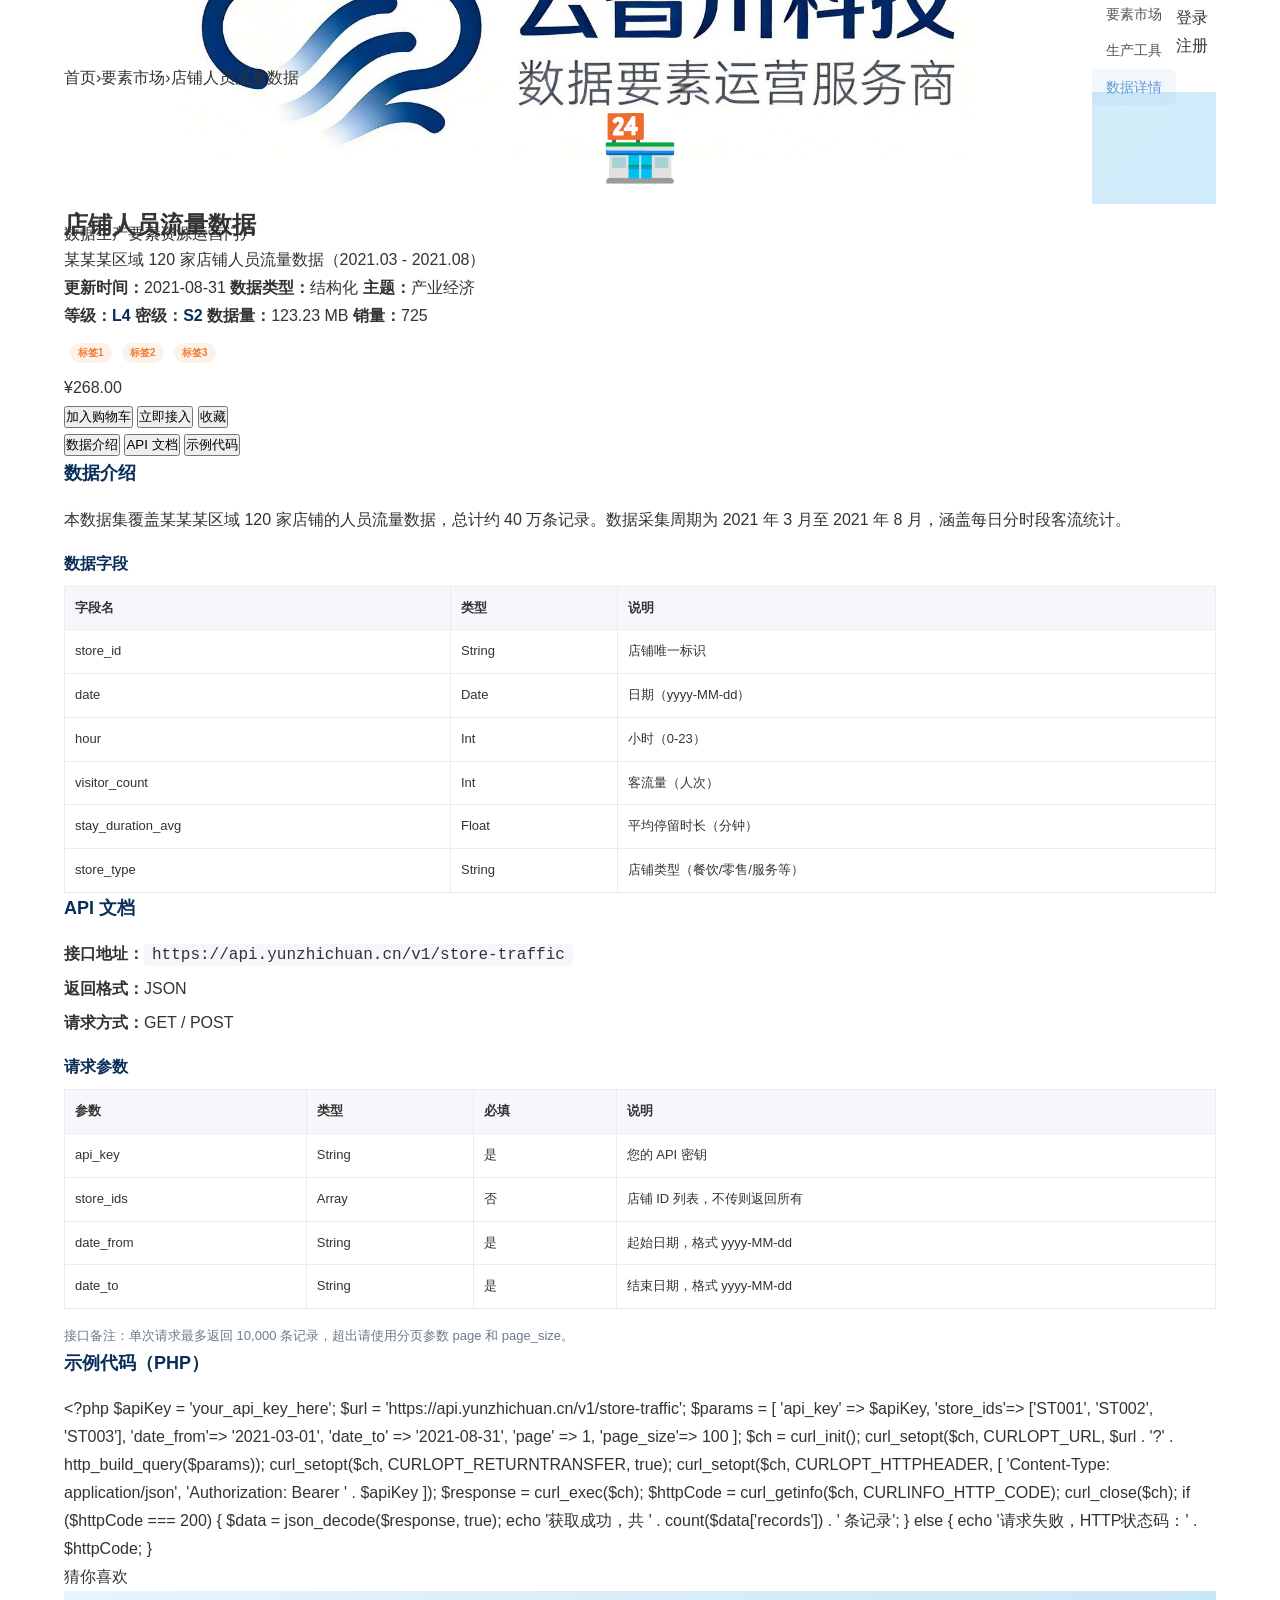
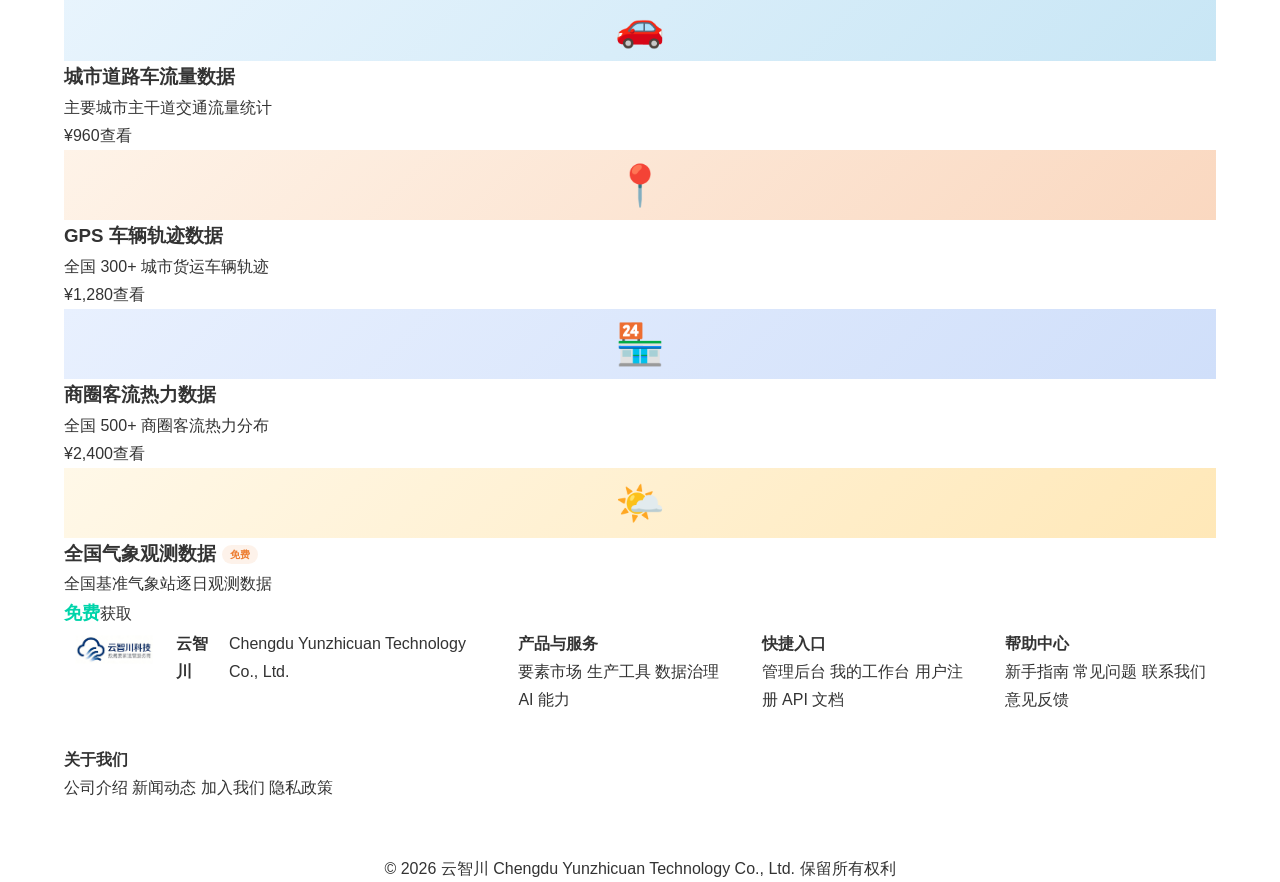
<file: data-details.html>
<!DOCTYPE html>
<html lang="zh-CN">
<head>
<meta charset="UTF-8">
<meta name="viewport" content="width=device-width, initial-scale=1.0">
<title>数据详情 - 数据生产要素资源运营门户</title>
<link rel="stylesheet" href="style.css">
</head>
<body>

<header class="header">
  <div class="container header-inner">
    <div class="header-left">
      <a href="index.html"><img src="images/logo.jpg" alt="云智川科技" class="logo-img"></a>
      <span class="header-title">数据生产要素资源运营门户</span>
    </div>
    <nav class="main-nav">
      <a href="index.html">首页</a>
      <a href="market.html">要素市场</a>
      <a href="tools.html">生产工具</a>
      <a href="data-details.html" class="active">数据详情</a>
    </nav>
    <div class="header-actions">
      <a href="admin-login.html" class="btn-link">登录</a>
      <a href="register.html" class="btn-primary-sm">注册</a>
    </div>
  </div>
</header>

<div class="breadcrumb">
  <div class="container">
    <a href="index.html">首页</a><span>&rsaquo;</span><a href="market.html">要素市场</a><span>&rsaquo;</span>店铺人员流量数据
  </div>
</div>

<section class="detail-header">
  <div class="container">
    <div class="detail-main">
      <div class="detail-image" style="background:linear-gradient(135deg,#E8F4FD,#D0EBFA);display:flex;align-items:center;justify-content:center;font-size:64px;">🏪</div>
      <div class="detail-info">
        <h2>店铺人员流量数据</h2>
        <p class="subtitle">某某某区域 120 家店铺人员流量数据（2021.03 - 2021.08）</p>
        <div class="detail-meta">
          <span class="detail-meta-item"><strong>更新时间：</strong>2021-08-31</span>
          <span class="detail-meta-item"><strong>数据类型：</strong>结构化</span>
          <span class="detail-meta-item"><strong>主题：</strong>产业经济</span>
        </div>
        <div class="detail-meta">
          <span class="detail-meta-item"><strong>等级：</strong><span style="color:#0A2E5A;font-weight:700;">L4</span></span>
          <span class="detail-meta-item"><strong>密级：</strong><span style="color:#0A2E5A;font-weight:700;">S2</span></span>
          <span class="detail-meta-item"><strong>数据量：</strong>123.23 MB</span>
          <span class="detail-meta-item"><strong>销量：</strong>725</span>
        </div>
        <div style="margin:8px 0;">
          <span class="tag">标签1</span>
          <span class="tag">标签2</span>
          <span class="tag">标签3</span>
        </div>
        <div class="detail-price">
          <span class="price">¥268.00</span>
        </div>
        <div class="detail-actions">
          <button class="btn btn-accent">加入购物车</button>
          <button class="btn btn-primary">立即接入</button>
          <button class="btn btn-outline">收藏</button>
        </div>
      </div>
    </div>
  </div>
</section>

<!-- 内容 Tab -->
<section class="detail-section">
  <div class="container">
    <div class="tabs" data-tab-group="detail">
      <button class="tab-btn active" data-tab="intro">数据介绍</button>
      <button class="tab-btn" data-tab="api">API 文档</button>
      <button class="tab-btn" data-tab="code">示例代码</button>
    </div>

    <div class="tab-panel active" data-tab="intro" data-tab-group="detail">
      <div class="card"><div class="card-body">
        <h3 style="font-size:18px;font-weight:700;color:#0A2E5A;margin-bottom:16px;">数据介绍</h3>
        <p style="margin-bottom:12px;">本数据集覆盖某某某区域 120 家店铺的人员流量数据，总计约 40 万条记录。数据采集周期为 2021 年 3 月至 2021 年 8 月，涵盖每日分时段客流统计。</p>
        <h4 style="font-weight:600;color:#0A2E5A;margin:16px 0 8px;">数据字段</h4>
        <table style="width:100%;border-collapse:collapse;font-size:13px;">
          <thead><tr style="background:#F5F7FA;"><th style="padding:10px;text-align:left;border:1px solid #E8ECF1;">字段名</th><th style="padding:10px;text-align:left;border:1px solid #E8ECF1;">类型</th><th style="padding:10px;text-align:left;border:1px solid #E8ECF1;">说明</th></tr></thead>
          <tbody>
            <tr><td style="padding:10px;border:1px solid #E8ECF1;">store_id</td><td style="padding:10px;border:1px solid #E8ECF1;">String</td><td style="padding:10px;border:1px solid #E8ECF1;">店铺唯一标识</td></tr>
            <tr><td style="padding:10px;border:1px solid #E8ECF1;">date</td><td style="padding:10px;border:1px solid #E8ECF1;">Date</td><td style="padding:10px;border:1px solid #E8ECF1;">日期（yyyy-MM-dd）</td></tr>
            <tr><td style="padding:10px;border:1px solid #E8ECF1;">hour</td><td style="padding:10px;border:1px solid #E8ECF1;">Int</td><td style="padding:10px;border:1px solid #E8ECF1;">小时（0-23）</td></tr>
            <tr><td style="padding:10px;border:1px solid #E8ECF1;">visitor_count</td><td style="padding:10px;border:1px solid #E8ECF1;">Int</td><td style="padding:10px;border:1px solid #E8ECF1;">客流量（人次）</td></tr>
            <tr><td style="padding:10px;border:1px solid #E8ECF1;">stay_duration_avg</td><td style="padding:10px;border:1px solid #E8ECF1;">Float</td><td style="padding:10px;border:1px solid #E8ECF1;">平均停留时长（分钟）</td></tr>
            <tr><td style="padding:10px;border:1px solid #E8ECF1;">store_type</td><td style="padding:10px;border:1px solid #E8ECF1;">String</td><td style="padding:10px;border:1px solid #E8ECF1;">店铺类型（餐饮/零售/服务等）</td></tr>
          </tbody>
        </table>
      </div></div>
    </div>

    <div class="tab-panel" data-tab="api" data-tab-group="detail">
      <div class="card"><div class="card-body">
        <h3 style="font-size:18px;font-weight:700;color:#0A2E5A;margin-bottom:16px;">API 文档</h3>
        <div style="margin-bottom:16px;">
          <p style="margin-bottom:6px;"><strong>接口地址：</strong><code style="background:#F5F7FA;padding:2px 8px;border-radius:4px;">https://api.yunzhichuan.cn/v1/store-traffic</code></p>
          <p style="margin-bottom:6px;"><strong>返回格式：</strong>JSON</p>
          <p style="margin-bottom:6px;"><strong>请求方式：</strong>GET / POST</p>
        </div>
        <h4 style="font-weight:600;color:#0A2E5A;margin:16px 0 8px;">请求参数</h4>
        <table style="width:100%;border-collapse:collapse;font-size:13px;margin-bottom:16px;">
          <thead><tr style="background:#F5F7FA;"><th style="padding:10px;text-align:left;border:1px solid #E8ECF1;">参数</th><th style="padding:10px;text-align:left;border:1px solid #E8ECF1;">类型</th><th style="padding:10px;text-align:left;border:1px solid #E8ECF1;">必填</th><th style="padding:10px;text-align:left;border:1px solid #E8ECF1;">说明</th></tr></thead>
          <tbody>
            <tr><td style="padding:10px;border:1px solid #E8ECF1;">api_key</td><td style="padding:10px;border:1px solid #E8ECF1;">String</td><td style="padding:10px;border:1px solid #E8ECF1;">是</td><td style="padding:10px;border:1px solid #E8ECF1;">您的 API 密钥</td></tr>
            <tr><td style="padding:10px;border:1px solid #E8ECF1;">store_ids</td><td style="padding:10px;border:1px solid #E8ECF1;">Array</td><td style="padding:10px;border:1px solid #E8ECF1;">否</td><td style="padding:10px;border:1px solid #E8ECF1;">店铺 ID 列表，不传则返回所有</td></tr>
            <tr><td style="padding:10px;border:1px solid #E8ECF1;">date_from</td><td style="padding:10px;border:1px solid #E8ECF1;">String</td><td style="padding:10px;border:1px solid #E8ECF1;">是</td><td style="padding:10px;border:1px solid #E8ECF1;">起始日期，格式 yyyy-MM-dd</td></tr>
            <tr><td style="padding:10px;border:1px solid #E8ECF1;">date_to</td><td style="padding:10px;border:1px solid #E8ECF1;">String</td><td style="padding:10px;border:1px solid #E8ECF1;">是</td><td style="padding:10px;border:1px solid #E8ECF1;">结束日期，格式 yyyy-MM-dd</td></tr>
          </tbody>
        </table>
        <p style="font-size:13px;color:#6B7B8D;margin-top:12px;">接口备注：单次请求最多返回 10,000 条记录，超出请使用分页参数 page 和 page_size。</p>
      </div></div>
    </div>

    <div class="tab-panel" data-tab="code" data-tab-group="detail">
      <div class="card"><div class="card-body">
        <h3 style="font-size:18px;font-weight:700;color:#0A2E5A;margin-bottom:16px;">示例代码（PHP）</h3>
        <div class="code-block">
&lt;?php
$apiKey = 'your_api_key_here';
$url = 'https://api.yunzhichuan.cn/v1/store-traffic';

$params = [
    'api_key'  => $apiKey,
    'store_ids'=> ['ST001', 'ST002', 'ST003'],
    'date_from'=> '2021-03-01',
    'date_to'  => '2021-08-31',
    'page'     => 1,
    'page_size'=> 100
];

$ch = curl_init();
curl_setopt($ch, CURLOPT_URL, $url . '?' . http_build_query($params));
curl_setopt($ch, CURLOPT_RETURNTRANSFER, true);
curl_setopt($ch, CURLOPT_HTTPHEADER, [
    'Content-Type: application/json',
    'Authorization: Bearer ' . $apiKey
]);

$response = curl_exec($ch);
$httpCode = curl_getinfo($ch, CURLINFO_HTTP_CODE);
curl_close($ch);

if ($httpCode === 200) {
    $data = json_decode($response, true);
    echo '获取成功，共 ' . count($data['records']) . ' 条记录';
} else {
    echo '请求失败，HTTP状态码：' . $httpCode;
}
        </div>
      </div></div>
    </div>
  </div>
</section>

<!-- 推荐区 -->
<section class="recommend">
  <div class="container">
    <div class="section-title">猜你喜欢</div>
    <div class="recommend-grid">
      <div class="card product-card">
        <div class="card-img" style="background:linear-gradient(135deg,#E8F4FD,#C8E6F5);display:flex;align-items:center;justify-content:center;font-size:40px;">🚗</div>
        <div class="product-info">
          <h3>城市道路车流量数据</h3>
          <p class="desc">主要城市主干道交通流量统计</p>
          <div class="product-footer"><span class="price">¥960</span><a href="#" class="btn btn-primary btn-sm">查看</a></div>
        </div>
      </div>
      <div class="card product-card">
        <div class="card-img" style="background:linear-gradient(135deg,#FEF3E8,#FAD8C0);display:flex;align-items:center;justify-content:center;font-size:40px;">📍</div>
        <div class="product-info">
          <h3>GPS 车辆轨迹数据</h3>
          <p class="desc">全国 300+ 城市货运车辆轨迹</p>
          <div class="product-footer"><span class="price">¥1,280</span><a href="#" class="btn btn-primary btn-sm">查看</a></div>
        </div>
      </div>
      <div class="card product-card">
        <div class="card-img" style="background:linear-gradient(135deg,#E8F0FE,#D0DFFA);display:flex;align-items:center;justify-content:center;font-size:40px;">🏪</div>
        <div class="product-info">
          <h3>商圈客流热力数据</h3>
          <p class="desc">全国 500+ 商圈客流热力分布</p>
          <div class="product-footer"><span class="price">¥2,400</span><a href="#" class="btn btn-primary btn-sm">查看</a></div>
        </div>
      </div>
      <div class="card product-card">
        <div class="card-img" style="background:linear-gradient(135deg,#FFF8E8,#FFE8B8);display:flex;align-items:center;justify-content:center;font-size:40px;">🌤️</div>
        <div class="product-info">
          <h3>全国气象观测数据<span class="tag tag-accent" style="margin-left:6px;">免费</span></h3>
          <p class="desc">全国基准气象站逐日观测数据</p>
          <div class="product-footer"><span style="color:#00D4AA;font-size:18px;font-weight:700;">免费</span><a href="#" class="btn btn-primary btn-sm">获取</a></div>
        </div>
      </div>
    </div>
  </div>
</section>

<footer class="footer">
  <div class="container">
    <div class="footer-grid">
      <div class="footer-col footer-brand">
        <img src="images/logo.jpg" alt="云智川科技" class="logo-img">
        <h4>云智川</h4>
        <p>Chengdu Yunzhicuan Technology Co., Ltd.</p>
      </div>
      <div class="footer-col">
        <h4>产品与服务</h4>
        <a href="market.html">要素市场</a>
        <a href="tools.html">生产工具</a>
        <a href="#">数据治理</a>
        <a href="#">AI 能力</a>
      </div>
      <div class="footer-col">
        <h4>快捷入口</h4>
        <a href="admin-login.html">管理后台</a>
        <a href="workspace.html">我的工作台</a>
        <a href="register.html">用户注册</a>
        <a href="#">API 文档</a>
      </div>
      <div class="footer-col">
        <h4>帮助中心</h4>
        <a href="#">新手指南</a>
        <a href="#">常见问题</a>
        <a href="#">联系我们</a>
        <a href="#">意见反馈</a>
      </div>
      <div class="footer-col">
        <h4>关于我们</h4>
        <a href="#">公司介绍</a>
        <a href="#">新闻动态</a>
        <a href="#">加入我们</a>
        <a href="#">隐私政策</a>
      </div>
    </div>
    <div class="footer-bottom">
      &copy; 2026 云智川 Chengdu Yunzhicuan Technology Co., Ltd. 保留所有权利
    </div>
  </div>
</footer>

<script src="main.js"></script>
</body>
</html>
</file>
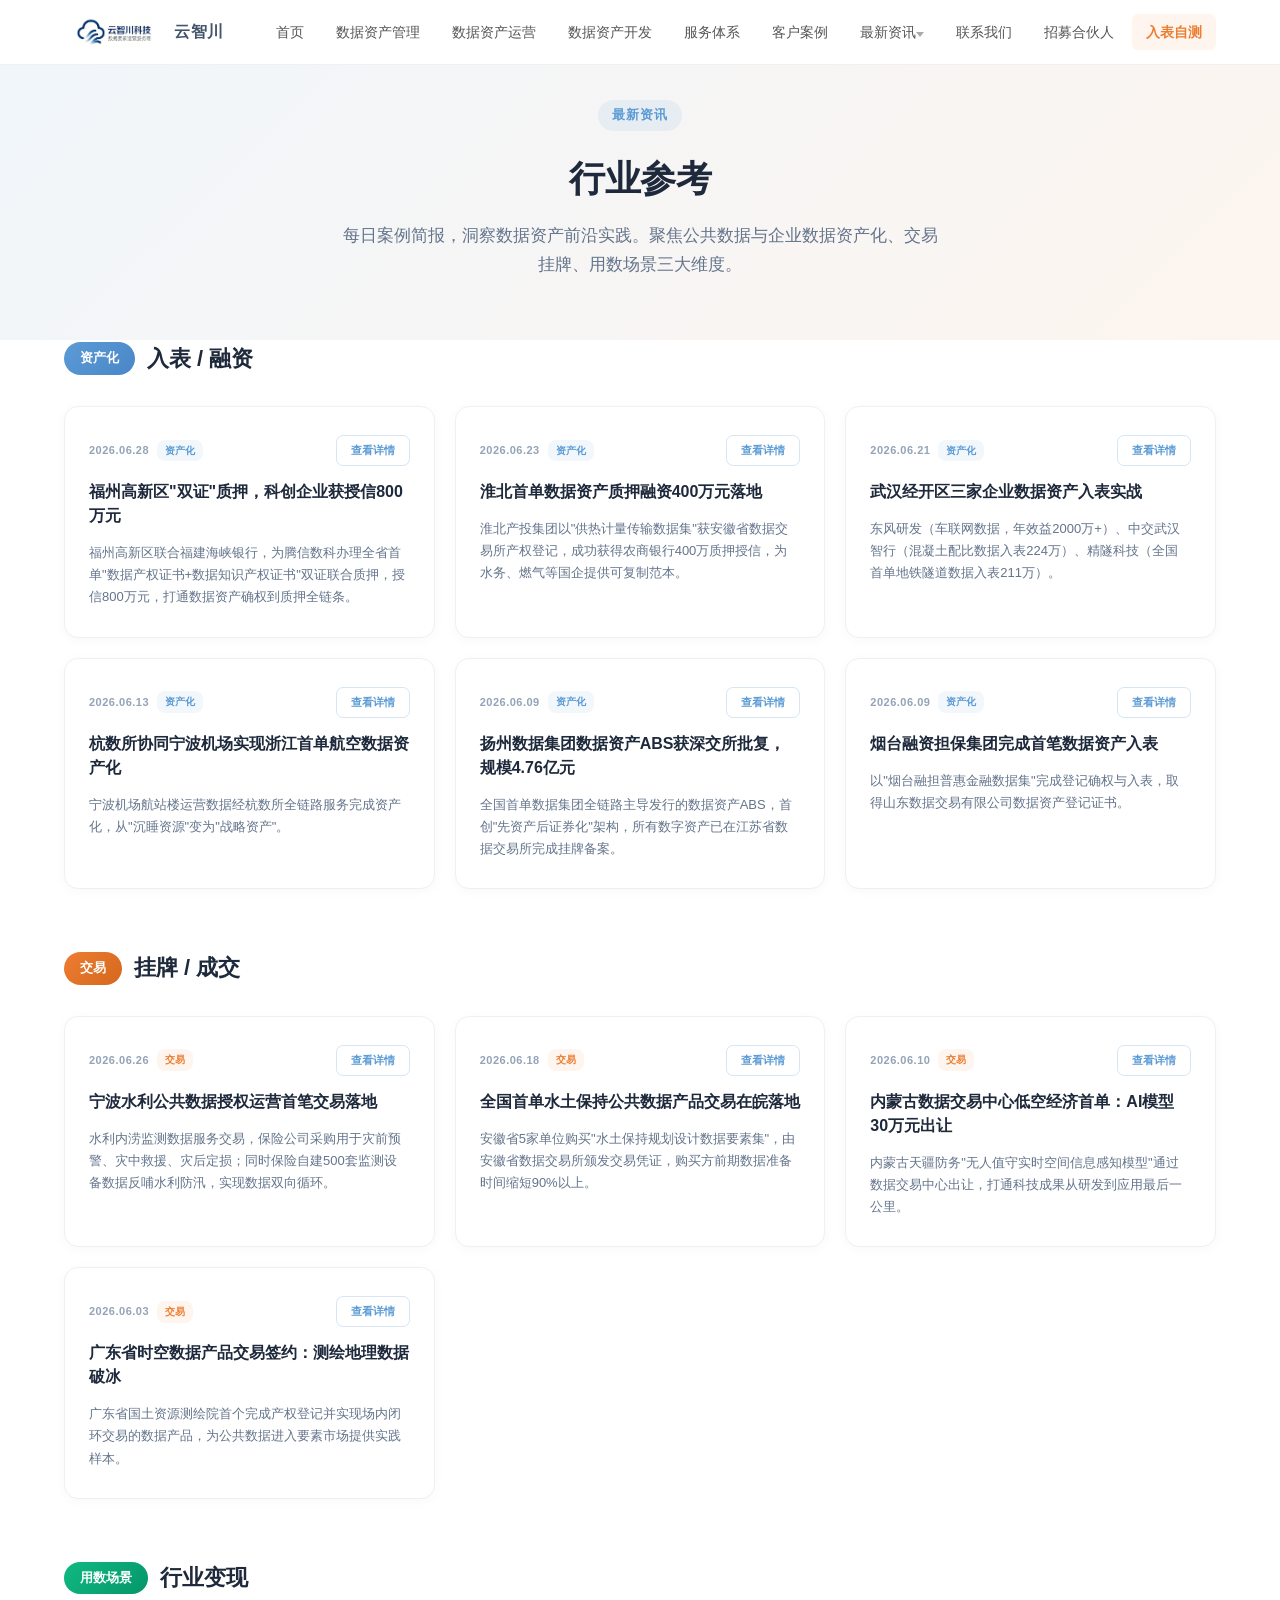
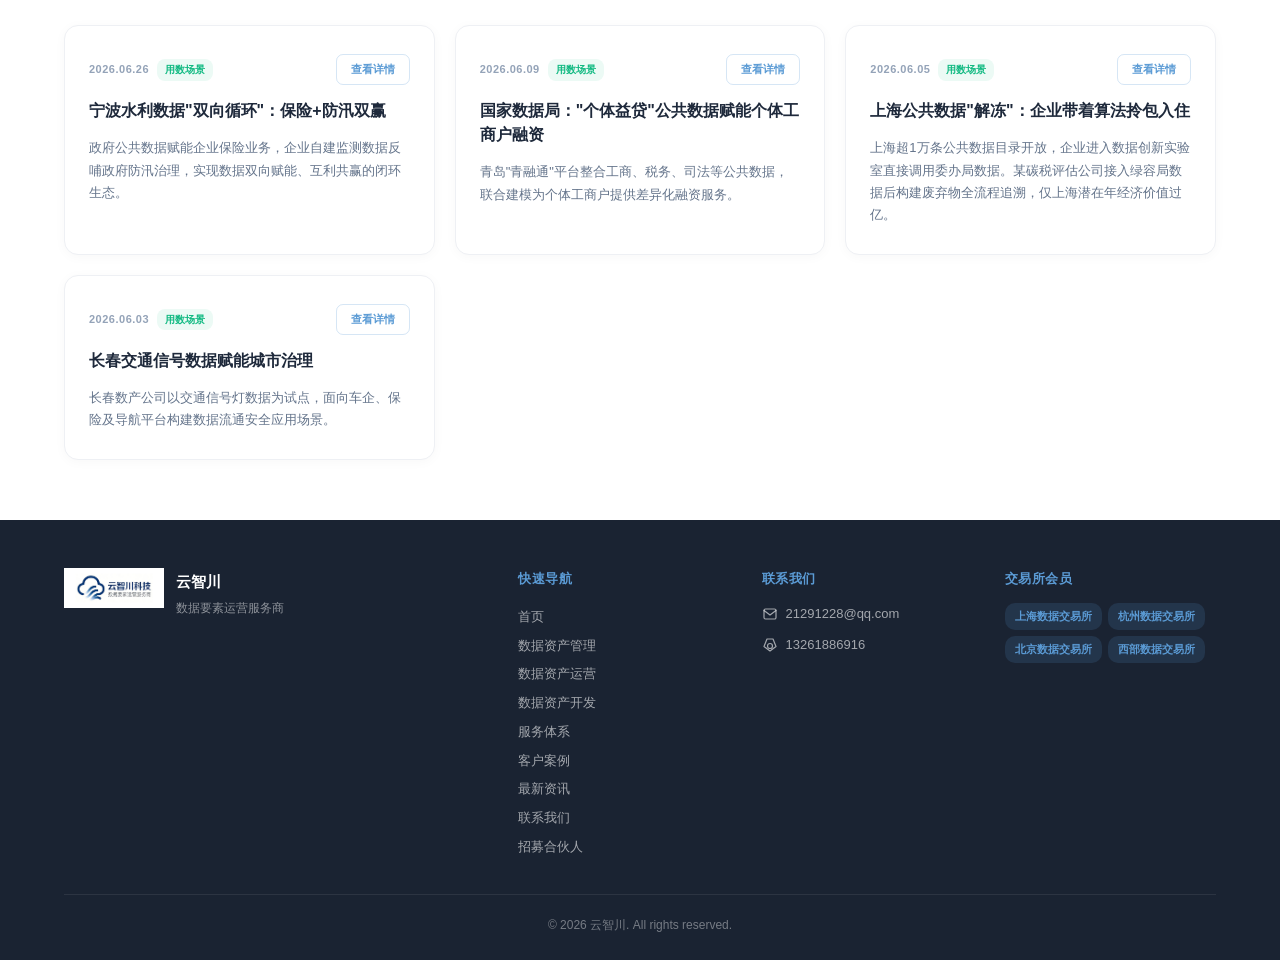
<file: industry-reference.html>
<!DOCTYPE html>
<html lang="zh-CN">
<head>
<meta charset="UTF-8">
<meta name="viewport" content="width=device-width, initial-scale=1.0">
<meta name="description" content="云智川 - 行业参考，每日案例简报，洞察数据资产前沿实践">
<title>行业参考 | 云智川科技</title>
<link rel="icon" type="image/x-icon" href="images/logo.jpg">
<link rel="stylesheet" href="style.css">
<style>
/* industry-reference 专属样式 */
.ir-hero{background:linear-gradient(135deg,#f0f6fb 0%,#fdf5ef 100%);padding:100px 0 60px;text-align:center}
.ir-hero .section-num{display:inline-block;font-size:13px;font-weight:700;color:#5B9BD5;background:rgba(91,155,213,.1);padding:4px 14px;border-radius:20px;margin-bottom:16px;letter-spacing:1px}
.ir-hero h1{font-size:36px;font-weight:800;color:#1E293B;margin:0 0 12px;letter-spacing:-.5px}
.ir-hero .hero-sub{font-size:17px;color:#64748B;max-width:600px;margin:0 auto;line-height:1.7}

.ir-main{padding:60px 0}
.ir-main .section-header{margin-bottom:40px;text-align:center}
.ir-main .section-header h2{font-size:28px;font-weight:800;color:#1E293B}

.ir-grid{display:grid;grid-template-columns:repeat(3,1fr);gap:20px}
.ir-card{background:#fff;border-radius:14px;border:1px solid #eef0f4;padding:28px 24px;transition:all .25s;box-shadow:0 2px 12px rgba(0,0,0,.03);display:flex;flex-direction:column;gap:14px}
.ir-card:hover{transform:translateY(-4px);box-shadow:0 8px 28px rgba(0,0,0,.08);border-color:rgba(91,155,213,.2)}
.ir-card-date{font-size:11px;font-weight:600;color:#94A3B8;letter-spacing:.5px}
.ir-card-tag{display:inline-block;font-size:10px;font-weight:700;padding:3px 10px;border-radius:10px;width:fit-content}
.ir-card-tag.case{color:#5B9BD5;background:rgba(91,155,213,.08)}
.ir-card-tag.policy{color:#ED7D31;background:rgba(237,125,49,.08)}
.ir-card-tag.tech{color:#10B981;background:rgba(16,185,129,.08)}
.ir-card h4{font-size:16px;font-weight:700;color:#1E293B;line-height:1.5;margin:0}
.ir-card p{font-size:13px;color:#64748B;line-height:1.7;margin:0;flex:1}
.ir-card-placeholder{flex:1;display:flex;align-items:center;justify-content:center;min-height:60px;background:#F8FAFC;border-radius:8px;border:1px dashed #E2E8F0}
.ir-card-placeholder span{font-size:12px;color:#CBD5E1}

/* 分类 section */
.ir-category{padding-bottom:60px}
.ir-cat-header{display:flex;align-items:center;gap:12px;margin-bottom:28px}
.ir-cat-pill{display:inline-block;font-size:13px;font-weight:700;padding:5px 16px;border-radius:18px;color:#fff}
.ir-cat-pill.asset{background:linear-gradient(135deg,#5B9BD5,#4A86C8)}
.ir-cat-pill.trade{background:linear-gradient(135deg,#ED7D31,#D4681E)}
.ir-cat-pill.scene{background:linear-gradient(135deg,#10B981,#059669)}
.ir-cat-title{font-size:22px;font-weight:800;color:#1E293B}

.ir-card{margin-bottom:0}
.ir-card-header{display:flex;align-items:center;justify-content:space-between;gap:8px}
.ir-card-meta{display:flex;align-items:center;gap:8px;flex-wrap:wrap}
.ir-card-tag.small{font-size:10px;padding:2px 8px;border-radius:8px}
.ir-card-tag.asset{color:#5B9BD5;background:rgba(91,155,213,.08)}
.ir-card-tag.trade{color:#ED7D31;background:rgba(237,125,49,.08)}
.ir-card-tag.scene{color:#10B981;background:rgba(16,185,129,.08)}
.ir-btn-detail{font-size:11px;font-weight:600;color:#5B9BD5;background:transparent;border:1px solid rgba(91,155,213,.25);border-radius:7px;padding:5px 14px;cursor:pointer;transition:all .2s;text-decoration:none;white-space:nowrap;display:inline-block}
.ir-btn-detail:hover{background:rgba(91,155,213,.08);border-color:#5B9BD5}
.ir-card .ir-card-date{margin:0}

@media(max-width:900px){
  .ir-grid{grid-template-columns:repeat(2,1fr)}
  .ir-hero h1{font-size:28px}
}
@media(max-width:600px){
  .ir-grid{grid-template-columns:1fr}
}
</style>
</head>
<body>

<!-- ========== HEADER ========== -->
<header class="site-header" id="header">
  <div class="header-inner">
    <a class="logo" href="index.html">
      <img src="images/logo.jpg" alt="云智川科技" width="100" height="39" loading="eager">
      <span class="logo-text">云智川</span>
    </a>
    <nav class="main-nav" id="mainNav">
      <ul>
        <li><a href="index.html">首页</a></li>
        <li><a href="index.html#asset-management">数据资产管理</a></li>
        <li><a href="operations.html">数据资产运营</a></li>
        <li><a href="data-asset-dev.html">数据资产开发</a></li>
        <li><a href="services.html">服务体系</a></li>
        <li><a href="index.html#cases">客户案例</a></li>
        <li class="nav-dropdown">
          <a href="index.html#news" class="nav-dropdown-toggle">最新资讯</a>
          <ul class="nav-dropdown-menu">
            <li><a href="industry-reference.html" class="active" style="color:#5B9BD5;background:rgba(91,155,213,.08);">行业参考</a></li>
            <li><a href="index.html#news-policy">政策速递</a></li>
          </ul>
        </li>
        <li><a href="index.html#contact">联系我们</a></li>
        <li><a href="partner.html">招募合伙人</a></li>
        <li><a href="self-test.html" class="nav-cta">入表自测</a></li>
      </ul>
    </nav>
    <button class="menu-toggle" id="menuToggle" aria-label="菜单" aria-expanded="false">
      <span></span><span></span><span></span>
    </button>
  </div>
</header>

<main>
<!-- ========== Hero ========== -->
<section class="ir-hero">
  <div class="container">
    <span class="section-num">最新资讯</span>
    <h1>行业参考</h1>
    <p class="hero-sub">每日案例简报，洞察数据资产前沿实践。聚焦公共数据与企业数据资产化、交易挂牌、用数场景三大维度。</p>
  </div>
</section>

<!-- ========== 分类一：资产化 ========== -->
<section class="ir-category" id="cat-asset">
  <div class="container">
    <div class="ir-cat-header">
      <span class="ir-cat-pill asset">资产化</span>
      <span class="ir-cat-title">入表 / 融资</span>
    </div>
    <div class="ir-grid">

      <div class="ir-card" data-animate>
        <div class="ir-card-header">
          <div class="ir-card-meta">
            <span class="ir-card-date">2026.06.28</span>
            <span class="ir-card-tag asset small">资产化</span>
          </div>
          <a class="ir-btn-detail">查看详情</a>
        </div>
        <h4>福州高新区"双证"质押，科创企业获授信800万元</h4>
        <p>福州高新区联合福建海峡银行，为腾信数科办理全省首单"数据产权证书+数据知识产权证书"双证联合质押，授信800万元，打通数据资产确权到质押全链条。</p>
      </div>

      <div class="ir-card" data-animate>
        <div class="ir-card-header">
          <div class="ir-card-meta">
            <span class="ir-card-date">2026.06.23</span>
            <span class="ir-card-tag asset small">资产化</span>
          </div>
          <a class="ir-btn-detail">查看详情</a>
        </div>
        <h4>淮北首单数据资产质押融资400万元落地</h4>
        <p>淮北产投集团以"供热计量传输数据集"获安徽省数据交易所产权登记，成功获得农商银行400万质押授信，为水务、燃气等国企提供可复制范本。</p>
      </div>

      <div class="ir-card" data-animate>
        <div class="ir-card-header">
          <div class="ir-card-meta">
            <span class="ir-card-date">2026.06.21</span>
            <span class="ir-card-tag asset small">资产化</span>
          </div>
          <a class="ir-btn-detail">查看详情</a>
        </div>
        <h4>武汉经开区三家企业数据资产入表实战</h4>
        <p>东风研发（车联网数据，年效益2000万+）、中交武汉智行（混凝土配比数据入表224万）、精隧科技（全国首单地铁隧道数据入表211万）。</p>
      </div>

      <div class="ir-card" data-animate>
        <div class="ir-card-header">
          <div class="ir-card-meta">
            <span class="ir-card-date">2026.06.13</span>
            <span class="ir-card-tag asset small">资产化</span>
          </div>
          <a class="ir-btn-detail">查看详情</a>
        </div>
        <h4>杭数所协同宁波机场实现浙江首单航空数据资产化</h4>
        <p>宁波机场航站楼运营数据经杭数所全链路服务完成资产化，从"沉睡资源"变为"战略资产"。</p>
      </div>

      <div class="ir-card" data-animate>
        <div class="ir-card-header">
          <div class="ir-card-meta">
            <span class="ir-card-date">2026.06.09</span>
            <span class="ir-card-tag asset small">资产化</span>
          </div>
          <a class="ir-btn-detail">查看详情</a>
        </div>
        <h4>扬州数据集团数据资产ABS获深交所批复，规模4.76亿元</h4>
        <p>全国首单数据集团全链路主导发行的数据资产ABS，首创"先资产后证券化"架构，所有数字资产已在江苏省数据交易所完成挂牌备案。</p>
      </div>

      <div class="ir-card" data-animate>
        <div class="ir-card-header">
          <div class="ir-card-meta">
            <span class="ir-card-date">2026.06.09</span>
            <span class="ir-card-tag asset small">资产化</span>
          </div>
          <a class="ir-btn-detail">查看详情</a>
        </div>
        <h4>烟台融资担保集团完成首笔数据资产入表</h4>
        <p>以"烟台融担普惠金融数据集"完成登记确权与入表，取得山东数据交易有限公司数据资产登记证书。</p>
      </div>

    </div>
  </div>
</section>

<!-- ========== 分类二：交易 ========== -->
<section class="ir-category" id="cat-trade">
  <div class="container">
    <div class="ir-cat-header">
      <span class="ir-cat-pill trade">交易</span>
      <span class="ir-cat-title">挂牌 / 成交</span>
    </div>
    <div class="ir-grid">

      <div class="ir-card" data-animate>
        <div class="ir-card-header">
          <div class="ir-card-meta">
            <span class="ir-card-date">2026.06.26</span>
            <span class="ir-card-tag trade small">交易</span>
          </div>
          <a class="ir-btn-detail">查看详情</a>
        </div>
        <h4>宁波水利公共数据授权运营首笔交易落地</h4>
        <p>水利内涝监测数据服务交易，保险公司采购用于灾前预警、灾中救援、灾后定损；同时保险自建500套监测设备数据反哺水利防汛，实现数据双向循环。</p>
      </div>

      <div class="ir-card" data-animate>
        <div class="ir-card-header">
          <div class="ir-card-meta">
            <span class="ir-card-date">2026.06.18</span>
            <span class="ir-card-tag trade small">交易</span>
          </div>
          <a class="ir-btn-detail">查看详情</a>
        </div>
        <h4>全国首单水土保持公共数据产品交易在皖落地</h4>
        <p>安徽省5家单位购买"水土保持规划设计数据要素集"，由安徽省数据交易所颁发交易凭证，购买方前期数据准备时间缩短90%以上。</p>
      </div>

      <div class="ir-card" data-animate>
        <div class="ir-card-header">
          <div class="ir-card-meta">
            <span class="ir-card-date">2026.06.10</span>
            <span class="ir-card-tag trade small">交易</span>
          </div>
          <a class="ir-btn-detail">查看详情</a>
        </div>
        <h4>内蒙古数据交易中心低空经济首单：AI模型30万元出让</h4>
        <p>内蒙古天疆防务"无人值守实时空间信息感知模型"通过数据交易中心出让，打通科技成果从研发到应用最后一公里。</p>
      </div>

      <div class="ir-card" data-animate>
        <div class="ir-card-header">
          <div class="ir-card-meta">
            <span class="ir-card-date">2026.06.03</span>
            <span class="ir-card-tag trade small">交易</span>
          </div>
          <a class="ir-btn-detail">查看详情</a>
        </div>
        <h4>广东省时空数据产品交易签约：测绘地理数据破冰</h4>
        <p>广东省国土资源测绘院首个完成产权登记并实现场内闭环交易的数据产品，为公共数据进入要素市场提供实践样本。</p>
      </div>

    </div>
  </div>
</section>

<!-- ========== 分类三：用数场景 ========== -->
<section class="ir-category" id="cat-scene">
  <div class="container">
    <div class="ir-cat-header">
      <span class="ir-cat-pill scene">用数场景</span>
      <span class="ir-cat-title">行业变现</span>
    </div>
    <div class="ir-grid">

      <div class="ir-card" data-animate>
        <div class="ir-card-header">
          <div class="ir-card-meta">
            <span class="ir-card-date">2026.06.26</span>
            <span class="ir-card-tag scene small">用数场景</span>
          </div>
          <a class="ir-btn-detail">查看详情</a>
        </div>
        <h4>宁波水利数据"双向循环"：保险+防汛双赢</h4>
        <p>政府公共数据赋能企业保险业务，企业自建监测数据反哺政府防汛治理，实现数据双向赋能、互利共赢的闭环生态。</p>
      </div>

      <div class="ir-card" data-animate>
        <div class="ir-card-header">
          <div class="ir-card-meta">
            <span class="ir-card-date">2026.06.09</span>
            <span class="ir-card-tag scene small">用数场景</span>
          </div>
          <a class="ir-btn-detail">查看详情</a>
        </div>
        <h4>国家数据局："个体益贷"公共数据赋能个体工商户融资</h4>
        <p>青岛"青融通"平台整合工商、税务、司法等公共数据，联合建模为个体工商户提供差异化融资服务。</p>
      </div>

      <div class="ir-card" data-animate>
        <div class="ir-card-header">
          <div class="ir-card-meta">
            <span class="ir-card-date">2026.06.05</span>
            <span class="ir-card-tag scene small">用数场景</span>
          </div>
          <a class="ir-btn-detail">查看详情</a>
        </div>
        <h4>上海公共数据"解冻"：企业带着算法拎包入住</h4>
        <p>上海超1万条公共数据目录开放，企业进入数据创新实验室直接调用委办局数据。某碳税评估公司接入绿容局数据后构建废弃物全流程追溯，仅上海潜在年经济价值过亿。</p>
      </div>

      <div class="ir-card" data-animate>
        <div class="ir-card-header">
          <div class="ir-card-meta">
            <span class="ir-card-date">2026.06.03</span>
            <span class="ir-card-tag scene small">用数场景</span>
          </div>
          <a class="ir-btn-detail">查看详情</a>
        </div>
        <h4>长春交通信号数据赋能城市治理</h4>
        <p>长春数产公司以交通信号灯数据为试点，面向车企、保险及导航平台构建数据流通安全应用场景。</p>
      </div>

    </div>
  </div>
</section>
</main>

<!-- ========== FOOTER ========== -->
<footer class="site-footer">
  <div class="container">
    <div class="footer-grid">
      <div class="footer-brand">
        <img src="images/logo.jpg" alt="" width="100" height="39" loading="lazy">
        <div>
          <span class="footer-company">云智川</span>
          <p class="footer-tagline">数据要素运营服务商</p>
        </div>
      </div>
      <div class="footer-links-col">
        <h4>快速导航</h4>
        <a href="index.html">首页</a>
        <a href="index.html#asset-management">数据资产管理</a>
        <a href="operations.html">数据资产运营</a>
        <a href="data-asset-dev.html">数据资产开发</a>
        <a href="services.html">服务体系</a>
        <a href="index.html#cases">客户案例</a>
        <a href="index.html#news">最新资讯</a>
        <a href="index.html#contact">联系我们</a>
        <a href="partner.html">招募合伙人</a>
      </div>
      <div class="footer-contact-col">
        <h4>联系我们</h4>
        <div class="footer-contact-item"><svg width="16" height="16" viewBox="0 0 16 16" fill="none"><path d="M2 4.5A1.5 1.5 0 013.5 3h9A1.5 1.5 0 0114 4.5v7a1.5 1.5 0 01-1.5 1.5h-9A1.5 1.5 0 012 11.5v-7z" stroke="currentColor" stroke-width="1.2"/><path d="M2 4.5L8 9l6-4.5" stroke="currentColor" stroke-width="1.2" stroke-linecap="round" stroke-linejoin="round"/></svg><span>21291228@qq.com</span></div>
        <div class="footer-contact-item"><svg width="16" height="16" viewBox="0 0 16 16" fill="none"><path d="M5 2h6l3 7.5L8 14l-6-4.5 3-7.5z" stroke="currentColor" stroke-width="1.2" stroke-linejoin="round"/><circle cx="8" cy="9" r="2.5" stroke="currentColor" stroke-width="1.2"/></svg><span>13261886916</span></div>
      </div>
      <div class="footer-badges-col">
        <h4>交易所会员</h4>
        <div class="footer-badges">
          <span class="footer-badge">上海数据交易所</span>
          <span class="footer-badge">杭州数据交易所</span>
          <span class="footer-badge">北京数据交易所</span>
          <span class="footer-badge">西部数据交易所</span>
        </div>
      </div>
    </div>
    <div class="footer-bottom">
      <p>&copy; 2026 云智川. All rights reserved.</p>
    </div>
  </div>
</footer>

<script src="main.js"></script>
</body>
</html>
</file>
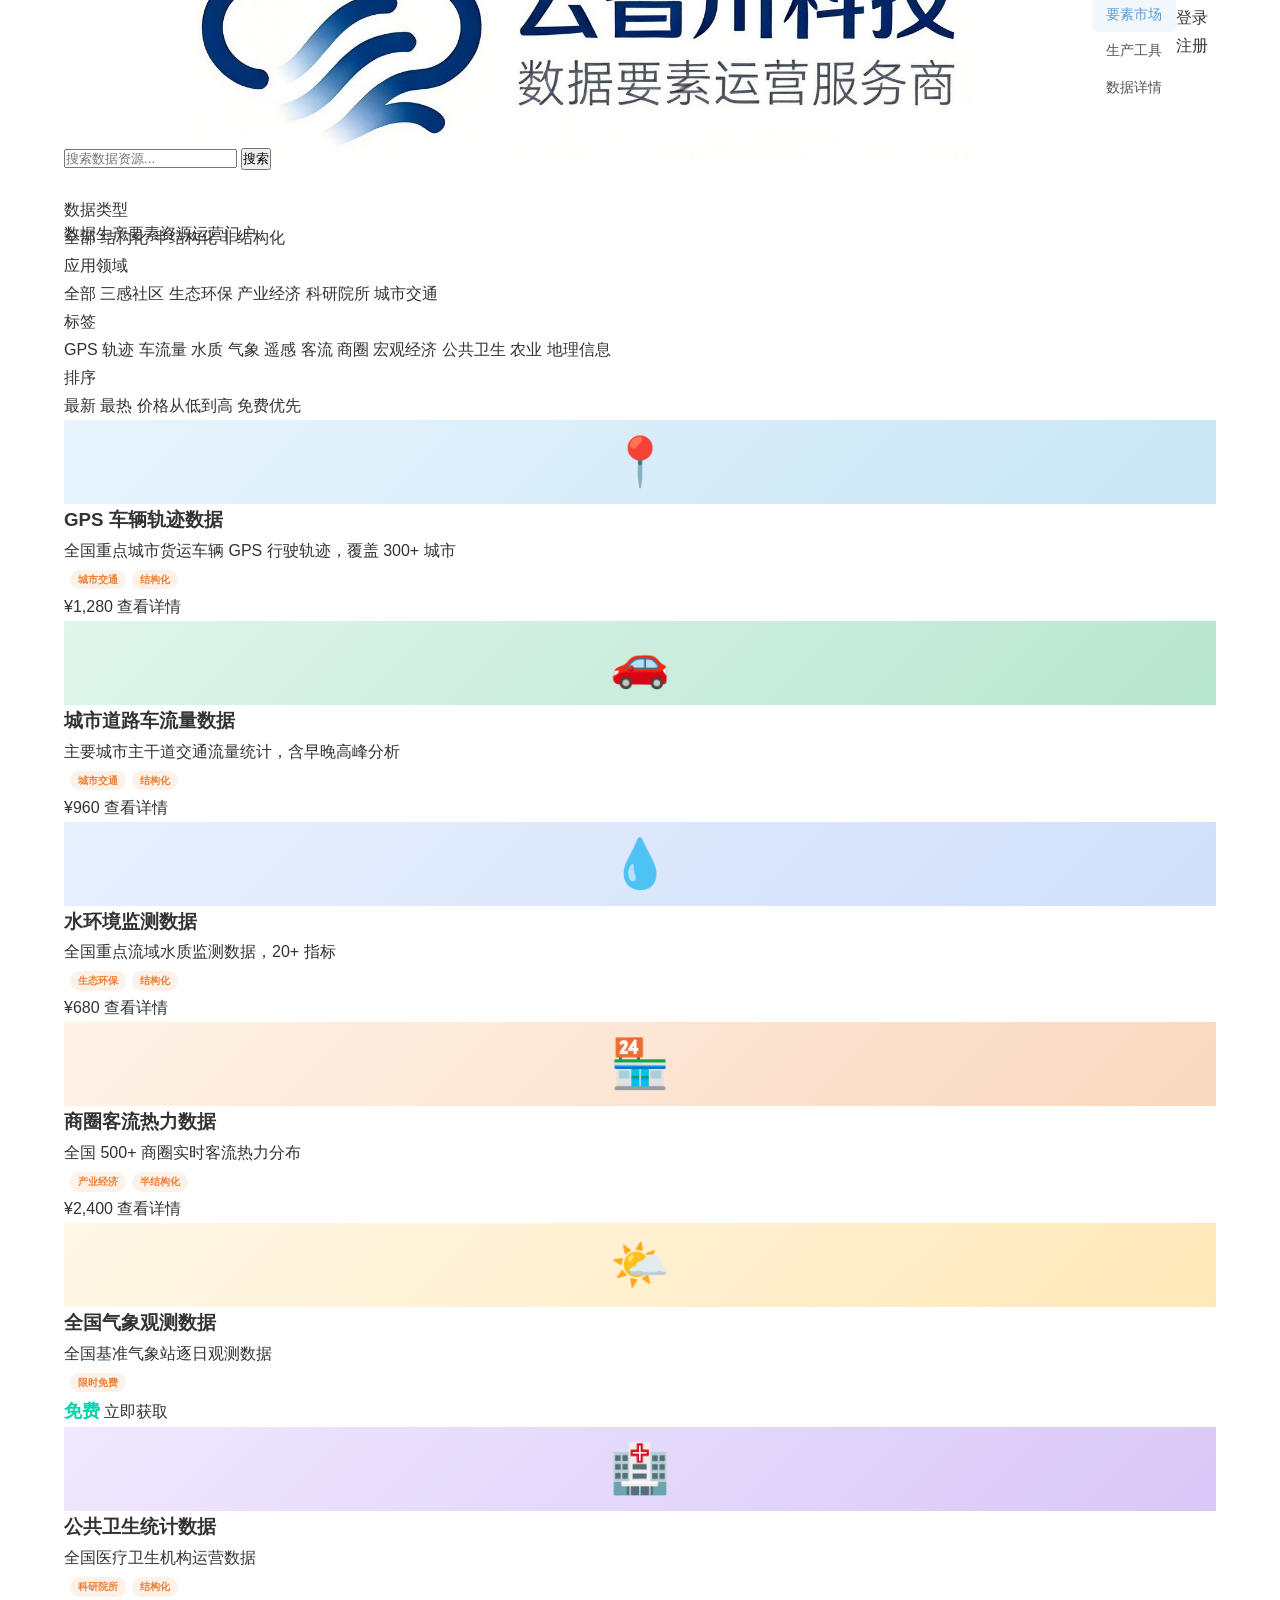
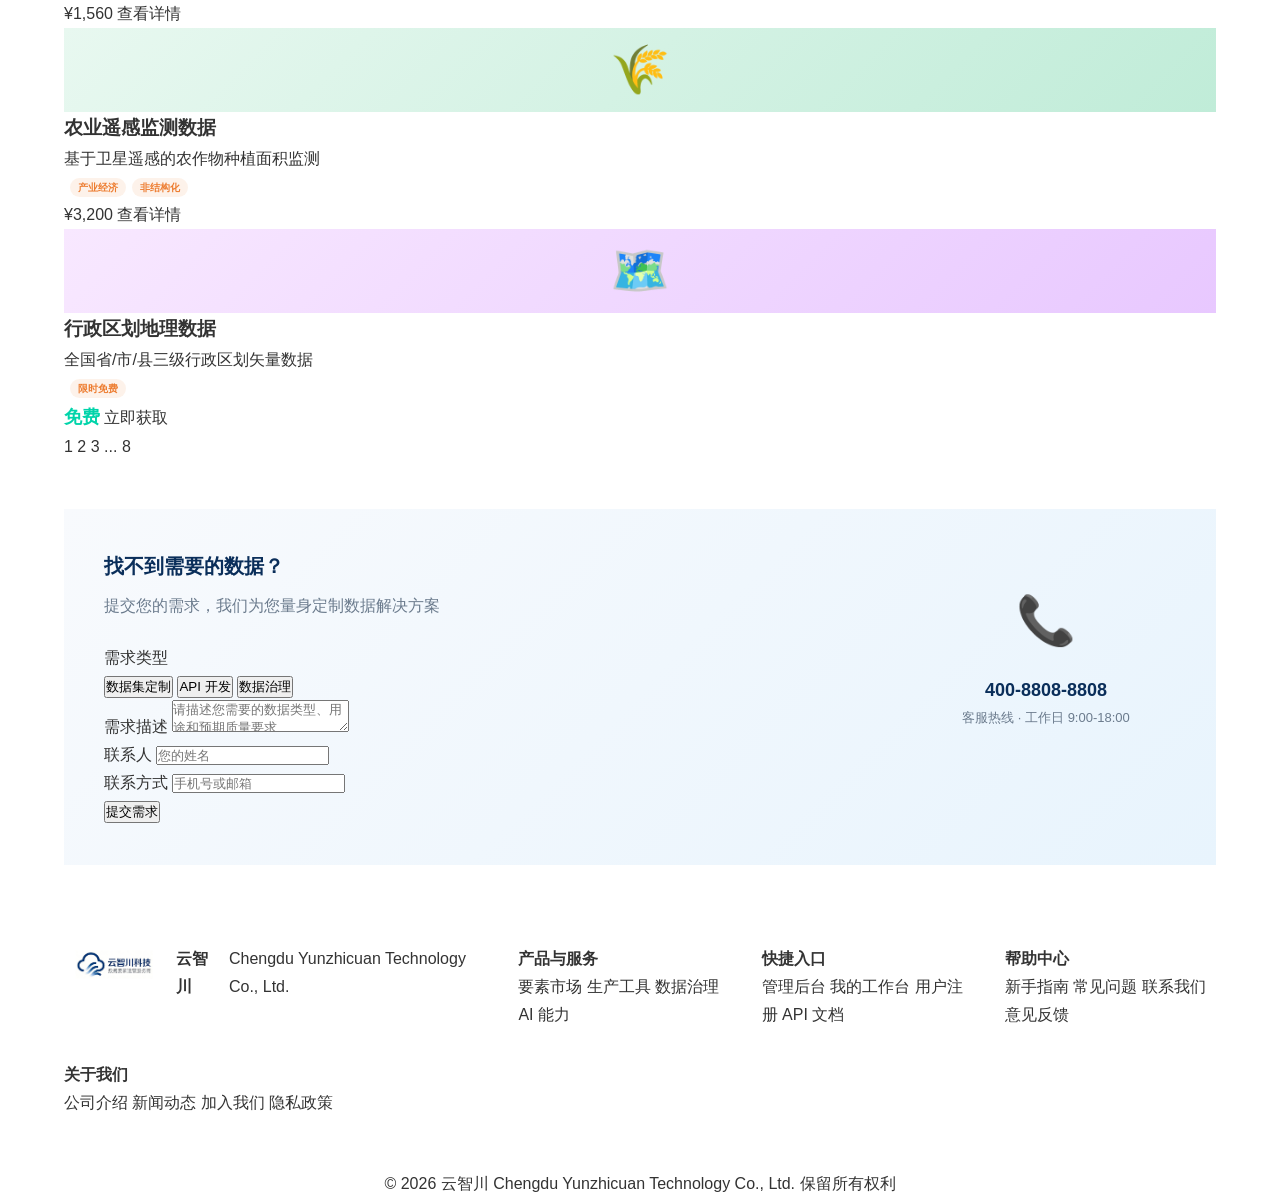
<file: market.html>
<!DOCTYPE html>
<html lang="zh-CN">
<head>
<meta charset="UTF-8">
<meta name="viewport" content="width=device-width, initial-scale=1.0">
<title>要素市场 - 数据生产要素资源运营门户</title>
<link rel="stylesheet" href="style.css">
</head>
<body>

<header class="header">
  <div class="container header-inner">
    <div class="header-left">
      <a href="index.html"><img src="images/logo.jpg" alt="云智川科技" class="logo-img"></a>
      <span class="header-title">数据生产要素资源运营门户</span>
    </div>
    <nav class="main-nav">
      <a href="index.html">首页</a>
      <a href="market.html" class="active">要素市场</a>
      <a href="tools.html">生产工具</a>
      <a href="data-details.html">数据详情</a>
    </nav>
    <div class="header-actions">
      <a href="admin-login.html" class="btn-link">登录</a>
      <a href="register.html" class="btn-primary-sm">注册</a>
    </div>
  </div>
</header>

<section class="section">
  <div class="container">
    <!-- 搜索栏 -->
    <div class="search-box" style="max-width:600px;margin-bottom:24px;">
      <input type="text" placeholder="搜索数据资源...">
      <button>搜索</button>
    </div>

    <!-- 筛选区 -->
    <div class="filter-bar">
      <div class="filter-row">
        <span class="filter-label">数据类型</span>
        <div class="filter-options" data-multi="false">
          <span class="filter-option active">全部</span>
          <span class="filter-option">结构化</span>
          <span class="filter-option">半结构化</span>
          <span class="filter-option">非结构化</span>
        </div>
      </div>
      <div class="filter-row">
        <span class="filter-label">应用领域</span>
        <div class="filter-options" data-multi="false">
          <span class="filter-option active">全部</span>
          <span class="filter-option">三感社区</span>
          <span class="filter-option">生态环保</span>
          <span class="filter-option">产业经济</span>
          <span class="filter-option">科研院所</span>
          <span class="filter-option">城市交通</span>
        </div>
      </div>
      <div class="filter-row">
        <span class="filter-label">标签</span>
        <div class="filter-options" data-multi="true">
          <span class="filter-option">GPS</span>
          <span class="filter-option">轨迹</span>
          <span class="filter-option">车流量</span>
          <span class="filter-option">水质</span>
          <span class="filter-option">气象</span>
          <span class="filter-option">遥感</span>
          <span class="filter-option">客流</span>
          <span class="filter-option">商圈</span>
          <span class="filter-option">宏观经济</span>
          <span class="filter-option">公共卫生</span>
          <span class="filter-option">农业</span>
          <span class="filter-option">地理信息</span>
        </div>
      </div>
      <div class="filter-row">
        <span class="filter-label">排序</span>
        <div class="filter-options" data-multi="false">
          <span class="filter-option active">最新</span>
          <span class="filter-option">最热</span>
          <span class="filter-option">价格从低到高</span>
          <span class="filter-option">免费优先</span>
        </div>
      </div>
    </div>

    <!-- 商品网格 -->
    <div class="flex flex-wrap" style="gap:20px;">
      <div class="card product-card" style="flex:1;min-width:260px;">
        <div class="card-img" style="background:linear-gradient(135deg,#E8F4FD,#C8E6F5);display:flex;align-items:center;justify-content:center;font-size:48px;">📍</div>
        <div class="product-info">
          <h3>GPS 车辆轨迹数据</h3>
          <p class="desc">全国重点城市货运车辆 GPS 行驶轨迹，覆盖 300+ 城市</p>
          <div class="product-meta"><span class="tag">城市交通</span><span class="tag">结构化</span></div>
          <div class="product-footer">
            <span class="price">¥1,280</span>
            <a href="data-details.html" class="btn btn-primary btn-sm">查看详情</a>
          </div>
        </div>
      </div>
      <div class="card product-card" style="flex:1;min-width:260px;">
        <div class="card-img" style="background:linear-gradient(135deg,#E0F5EC,#B8E6D0);display:flex;align-items:center;justify-content:center;font-size:48px;">🚗</div>
        <div class="product-info">
          <h3>城市道路车流量数据</h3>
          <p class="desc">主要城市主干道交通流量统计，含早晚高峰分析</p>
          <div class="product-meta"><span class="tag">城市交通</span><span class="tag">结构化</span></div>
          <div class="product-footer">
            <span class="price">¥960</span>
            <a href="data-details.html" class="btn btn-primary btn-sm">查看详情</a>
          </div>
        </div>
      </div>
      <div class="card product-card" style="flex:1;min-width:260px;">
        <div class="card-img" style="background:linear-gradient(135deg,#E8F0FE,#D0DFFA);display:flex;align-items:center;justify-content:center;font-size:48px;">💧</div>
        <div class="product-info">
          <h3>水环境监测数据</h3>
          <p class="desc">全国重点流域水质监测数据，20+ 指标</p>
          <div class="product-meta"><span class="tag">生态环保</span><span class="tag">结构化</span></div>
          <div class="product-footer">
            <span class="price">¥680</span>
            <a href="data-details.html" class="btn btn-primary btn-sm">查看详情</a>
          </div>
        </div>
      </div>
      <div class="card product-card" style="flex:1;min-width:260px;">
        <div class="card-img" style="background:linear-gradient(135deg,#FEF3E8,#FAD8C0);display:flex;align-items:center;justify-content:center;font-size:48px;">🏪</div>
        <div class="product-info">
          <h3>商圈客流热力数据</h3>
          <p class="desc">全国 500+ 商圈实时客流热力分布</p>
          <div class="product-meta"><span class="tag">产业经济</span><span class="tag">半结构化</span></div>
          <div class="product-footer">
            <span class="price">¥2,400</span>
            <a href="data-details.html" class="btn btn-primary btn-sm">查看详情</a>
          </div>
        </div>
      </div>
      <div class="card product-card" style="flex:1;min-width:260px;">
        <div class="card-img" style="background:linear-gradient(135deg,#FFF8E8,#FFE8B8);display:flex;align-items:center;justify-content:center;font-size:48px;">🌤️</div>
        <div class="product-info">
          <h3>全国气象观测数据</h3>
          <p class="desc">全国基准气象站逐日观测数据</p>
          <div class="product-meta"><span class="tag tag-accent">限时免费</span></div>
          <div class="product-footer">
            <span style="color:#00D4AA;font-size:18px;font-weight:700;">免费</span>
            <a href="data-details.html" class="btn btn-primary btn-sm">立即获取</a>
          </div>
        </div>
      </div>
      <div class="card product-card" style="flex:1;min-width:260px;">
        <div class="card-img" style="background:linear-gradient(135deg,#F0E8FE,#D8C8F8);display:flex;align-items:center;justify-content:center;font-size:48px;">🏥</div>
        <div class="product-info">
          <h3>公共卫生统计数据</h3>
          <p class="desc">全国医疗卫生机构运营数据</p>
          <div class="product-meta"><span class="tag">科研院所</span><span class="tag">结构化</span></div>
          <div class="product-footer">
            <span class="price">¥1,560</span>
            <a href="data-details.html" class="btn btn-primary btn-sm">查看详情</a>
          </div>
        </div>
      </div>
      <div class="card product-card" style="flex:1;min-width:260px;">
        <div class="card-img" style="background:linear-gradient(135deg,#E8F8F0,#C0ECD8);display:flex;align-items:center;justify-content:center;font-size:48px;">🌾</div>
        <div class="product-info">
          <h3>农业遥感监测数据</h3>
          <p class="desc">基于卫星遥感的农作物种植面积监测</p>
          <div class="product-meta"><span class="tag">产业经济</span><span class="tag">非结构化</span></div>
          <div class="product-footer">
            <span class="price">¥3,200</span>
            <a href="data-details.html" class="btn btn-primary btn-sm">查看详情</a>
          </div>
        </div>
      </div>
      <div class="card product-card" style="flex:1;min-width:260px;">
        <div class="card-img" style="background:linear-gradient(135deg,#F8E8FF,#E8C8FF);display:flex;align-items:center;justify-content:center;font-size:48px;">🗺️</div>
        <div class="product-info">
          <h3>行政区划地理数据</h3>
          <p class="desc">全国省/市/县三级行政区划矢量数据</p>
          <div class="product-meta"><span class="tag tag-accent">限时免费</span></div>
          <div class="product-footer">
            <span style="color:#00D4AA;font-size:18px;font-weight:700;">免费</span>
            <a href="data-details.html" class="btn btn-primary btn-sm">立即获取</a>
          </div>
        </div>
      </div>
    </div>

    <!-- 分页 -->
    <div class="pagination">
      <span class="active">1</span>
      <a href="#">2</a>
      <a href="#">3</a>
      <a href="#">...</a>
      <a href="#">8</a>
    </div>

    <!-- 定制引导 -->
    <div class="card" style="margin-top:48px;background:linear-gradient(135deg,#F8FAFD,#E8F4FD);">
      <div class="card-body" style="padding:40px;">
        <div style="display:flex;align-items:flex-start;gap:40px;">
          <div style="flex:1;">
            <h3 style="font-size:20px;font-weight:700;color:#0A2E5A;margin-bottom:8px;">找不到需要的数据？</h3>
            <p style="color:#6B7B8D;margin-bottom:24px;">提交您的需求，我们为您量身定制数据解决方案</p>
            <form data-validate>
              <div class="form-group">
                <label class="form-label">需求类型</label>
                <div class="flex" style="gap:10px;">
                  <button type="button" class="btn btn-outline btn-sm filter-option active">数据集定制</button>
                  <button type="button" class="btn btn-outline btn-sm filter-option">API 开发</button>
                  <button type="button" class="btn btn-outline btn-sm filter-option">数据治理</button>
                </div>
              </div>
              <div class="form-group">
                <label class="form-label">需求描述</label>
                <textarea class="form-textarea" placeholder="请描述您需要的数据类型、用途和预期质量要求" data-required></textarea>
                <span class="form-error-msg"></span>
              </div>
              <div class="flex" style="gap:20px;">
                <div class="form-group" style="flex:1;">
                  <label class="form-label">联系人</label>
                  <input type="text" class="form-input" placeholder="您的姓名" data-required>
                  <span class="form-error-msg"></span>
                </div>
                <div class="form-group" style="flex:1;">
                  <label class="form-label">联系方式</label>
                  <input type="text" class="form-input" placeholder="手机号或邮箱" data-required>
                  <span class="form-error-msg"></span>
                </div>
              </div>
              <button type="submit" class="btn btn-accent">提交需求</button>
            </form>
          </div>
          <div style="width:260px;text-align:center;padding:30px 0;">
            <div style="font-size:48px;margin-bottom:12px;">📞</div>
            <p style="font-weight:700;color:#0A2E5A;font-size:18px;">400-8808-8808</p>
            <p style="font-size:13px;color:#6B7B8D;">客服热线 · 工作日 9:00-18:00</p>
          </div>
        </div>
      </div>
    </div>
  </div>
</section>

<footer class="footer">
  <div class="container">
    <div class="footer-grid">
      <div class="footer-col footer-brand">
        <img src="images/logo.jpg" alt="云智川科技" class="logo-img">
        <h4>云智川</h4>
        <p>Chengdu Yunzhicuan Technology Co., Ltd.</p>
      </div>
      <div class="footer-col">
        <h4>产品与服务</h4>
        <a href="market.html">要素市场</a>
        <a href="tools.html">生产工具</a>
        <a href="#">数据治理</a>
        <a href="#">AI 能力</a>
      </div>
      <div class="footer-col">
        <h4>快捷入口</h4>
        <a href="admin-login.html">管理后台</a>
        <a href="workspace.html">我的工作台</a>
        <a href="register.html">用户注册</a>
        <a href="#">API 文档</a>
      </div>
      <div class="footer-col">
        <h4>帮助中心</h4>
        <a href="#">新手指南</a>
        <a href="#">常见问题</a>
        <a href="#">联系我们</a>
        <a href="#">意见反馈</a>
      </div>
      <div class="footer-col">
        <h4>关于我们</h4>
        <a href="#">公司介绍</a>
        <a href="#">新闻动态</a>
        <a href="#">加入我们</a>
        <a href="#">隐私政策</a>
      </div>
    </div>
    <div class="footer-bottom">
      &copy; 2026 云智川 Chengdu Yunzhicuan Technology Co., Ltd. 保留所有权利
    </div>
  </div>
</footer>

<script src="main.js"></script>
</body>
</html>
</file>
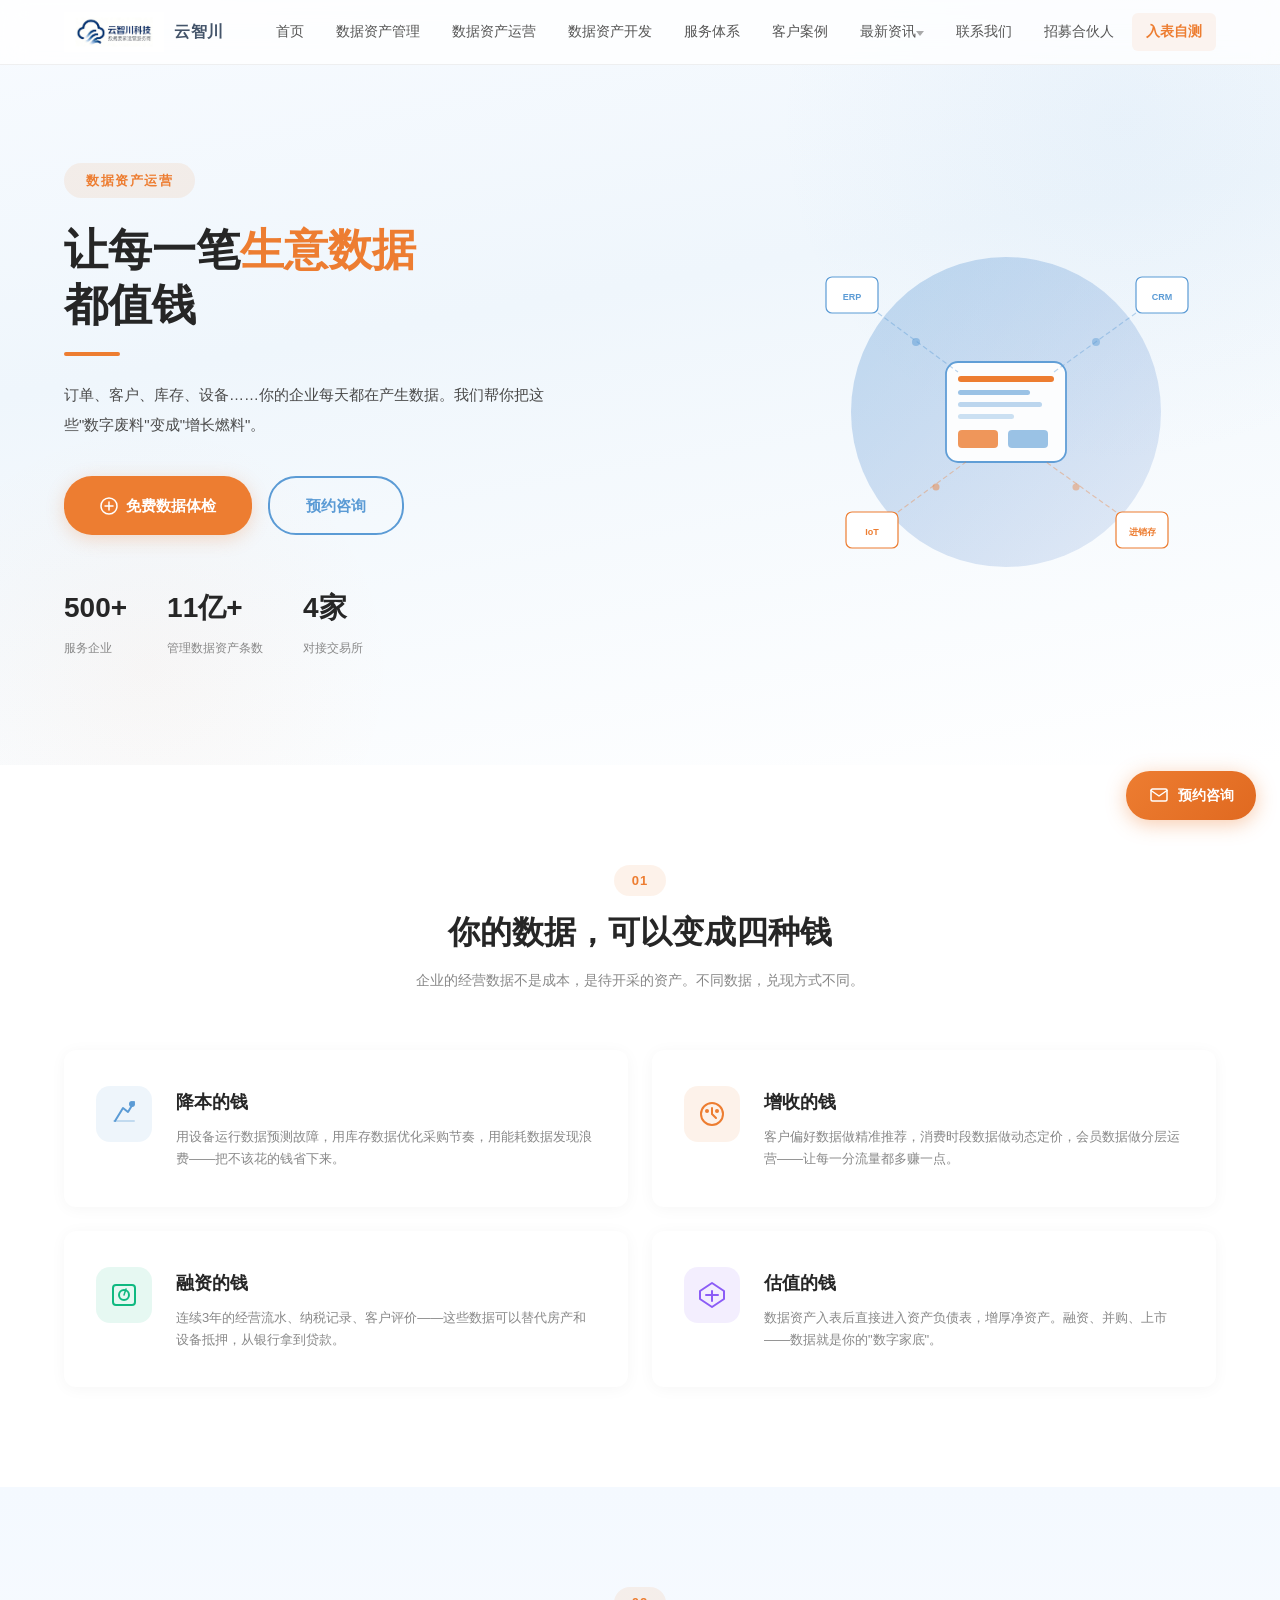
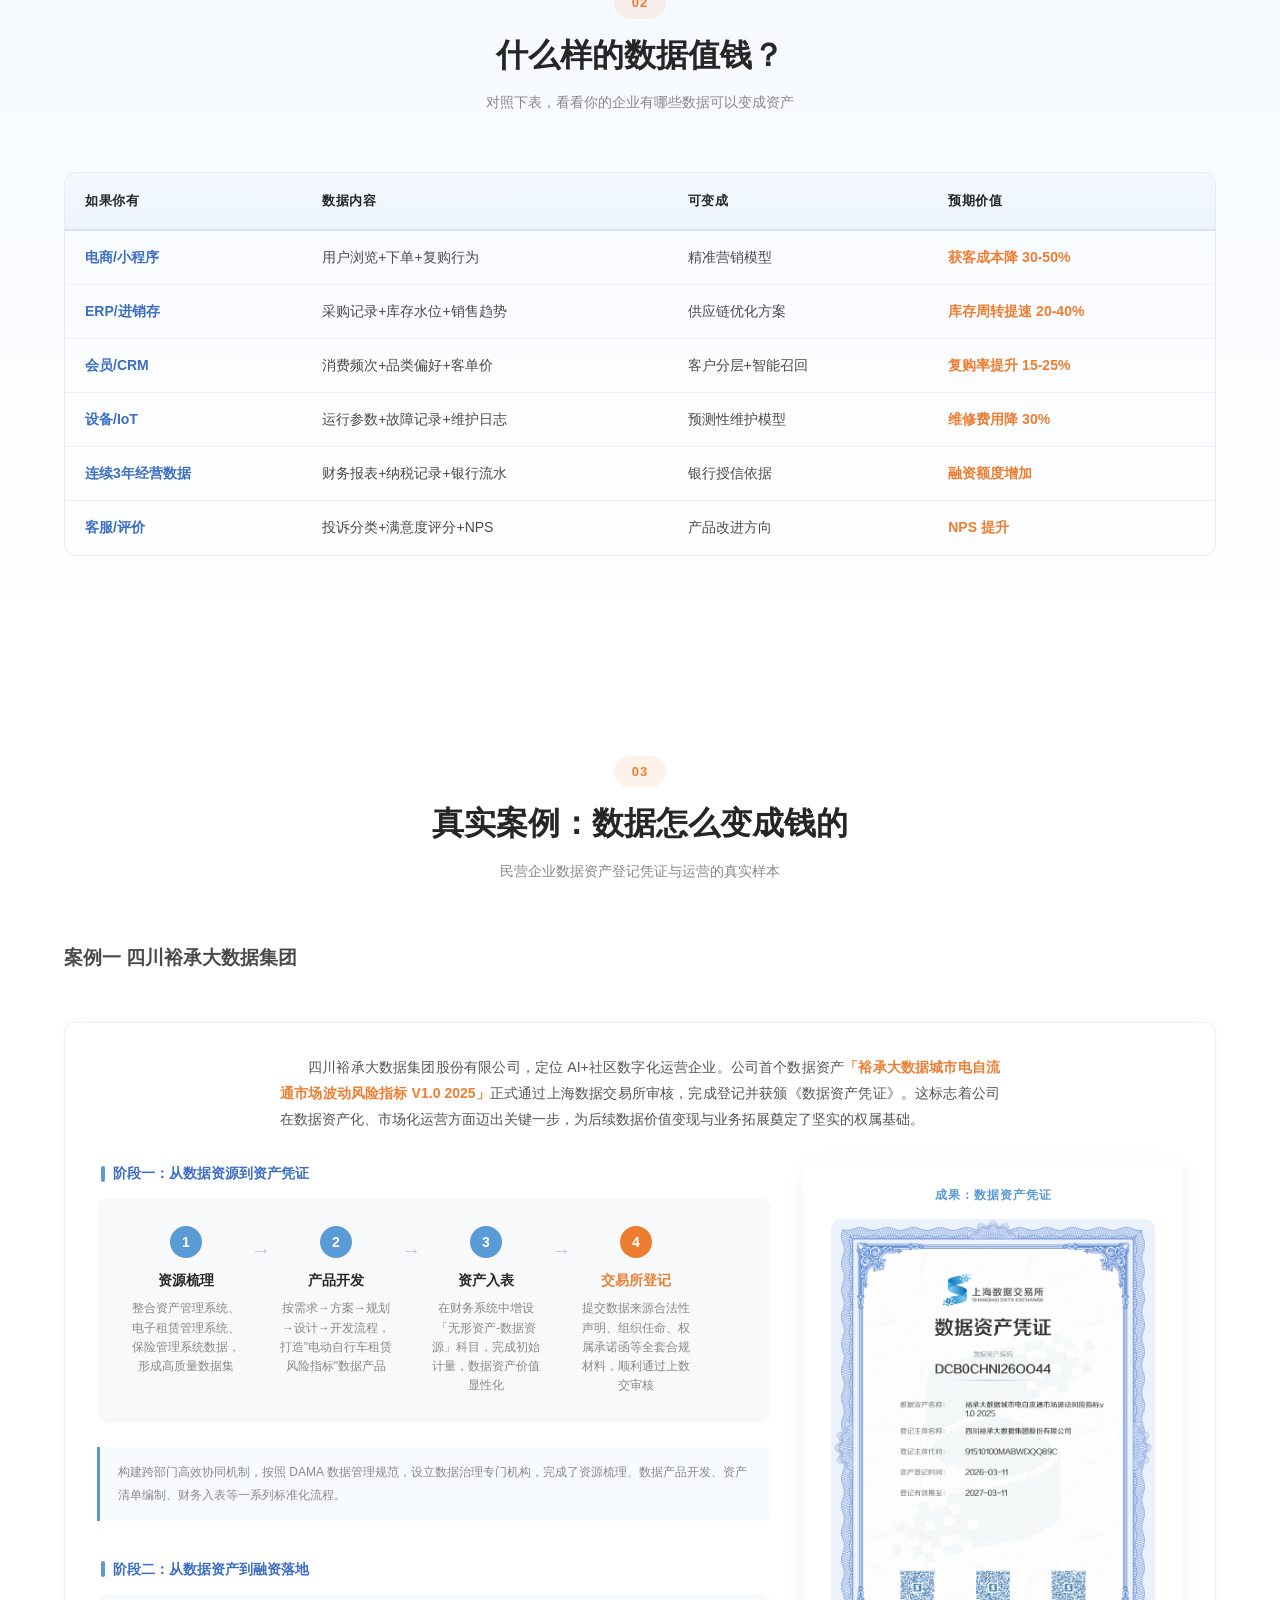
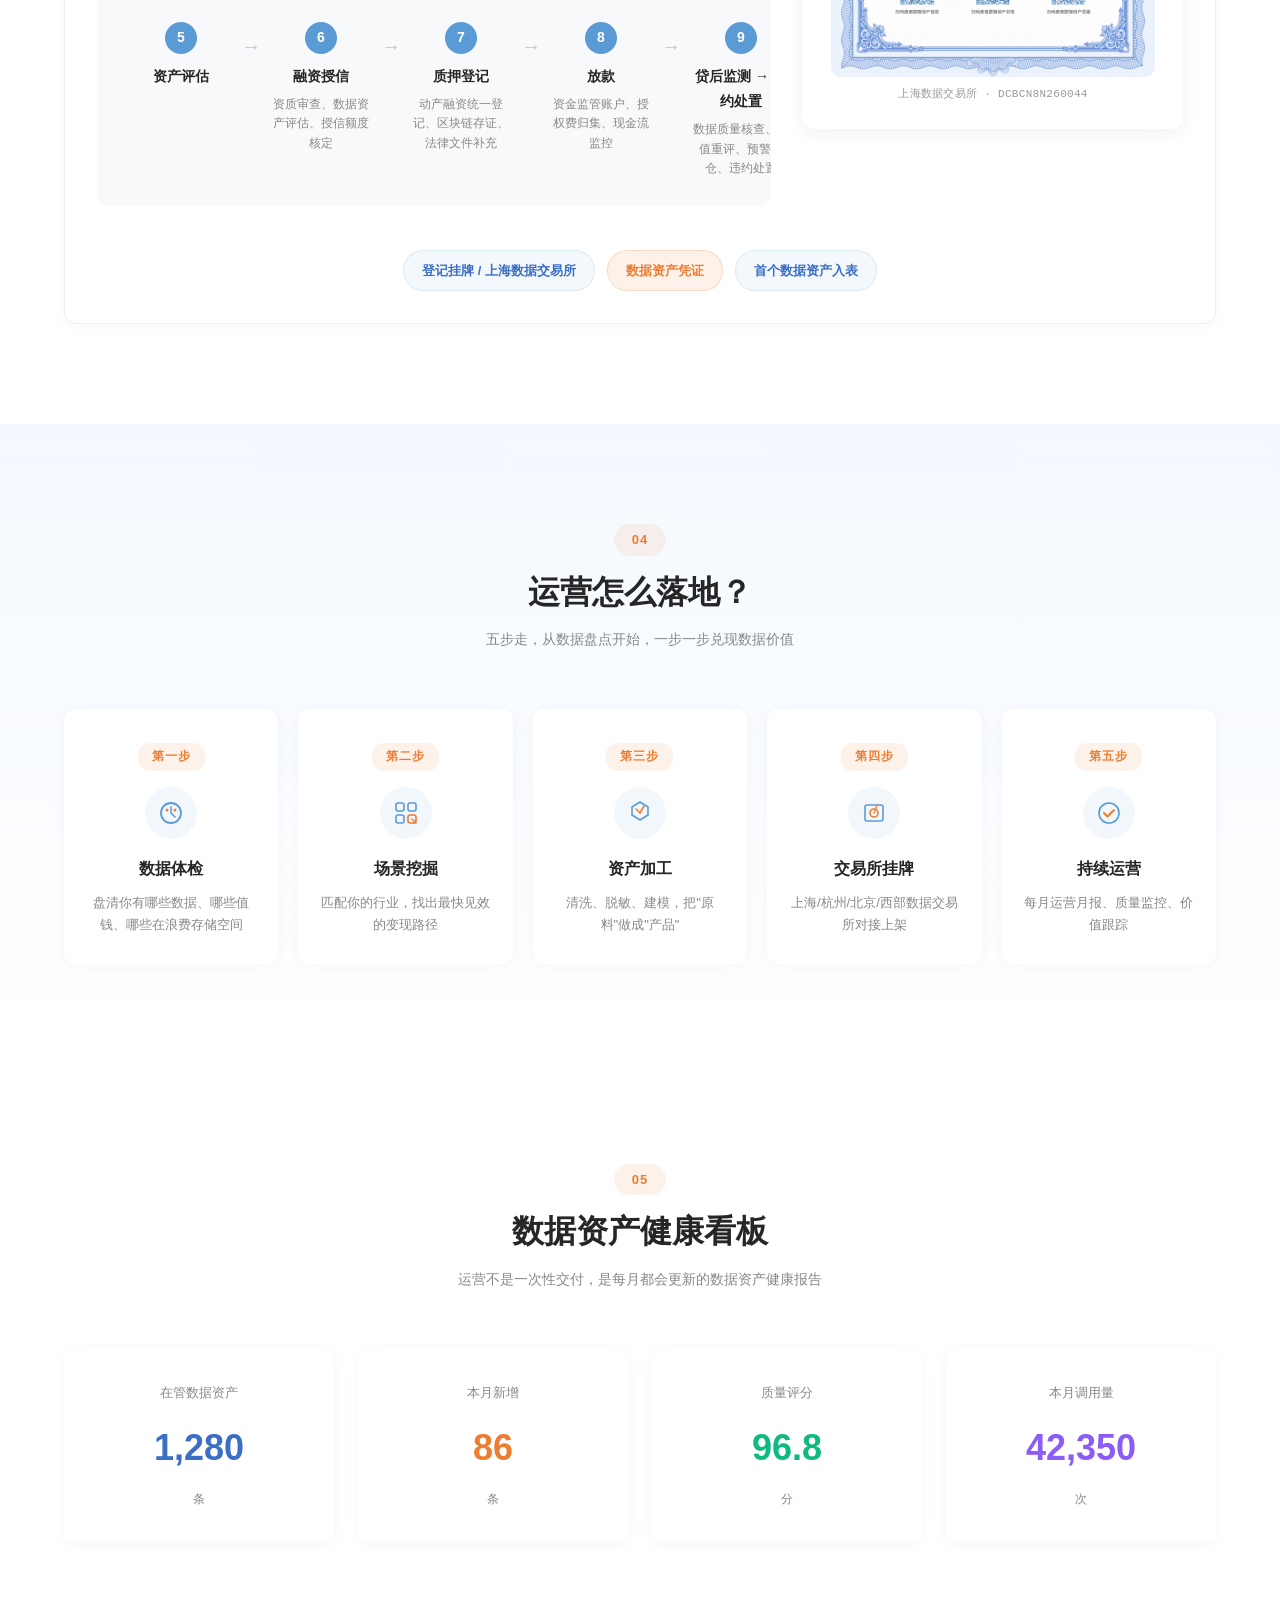
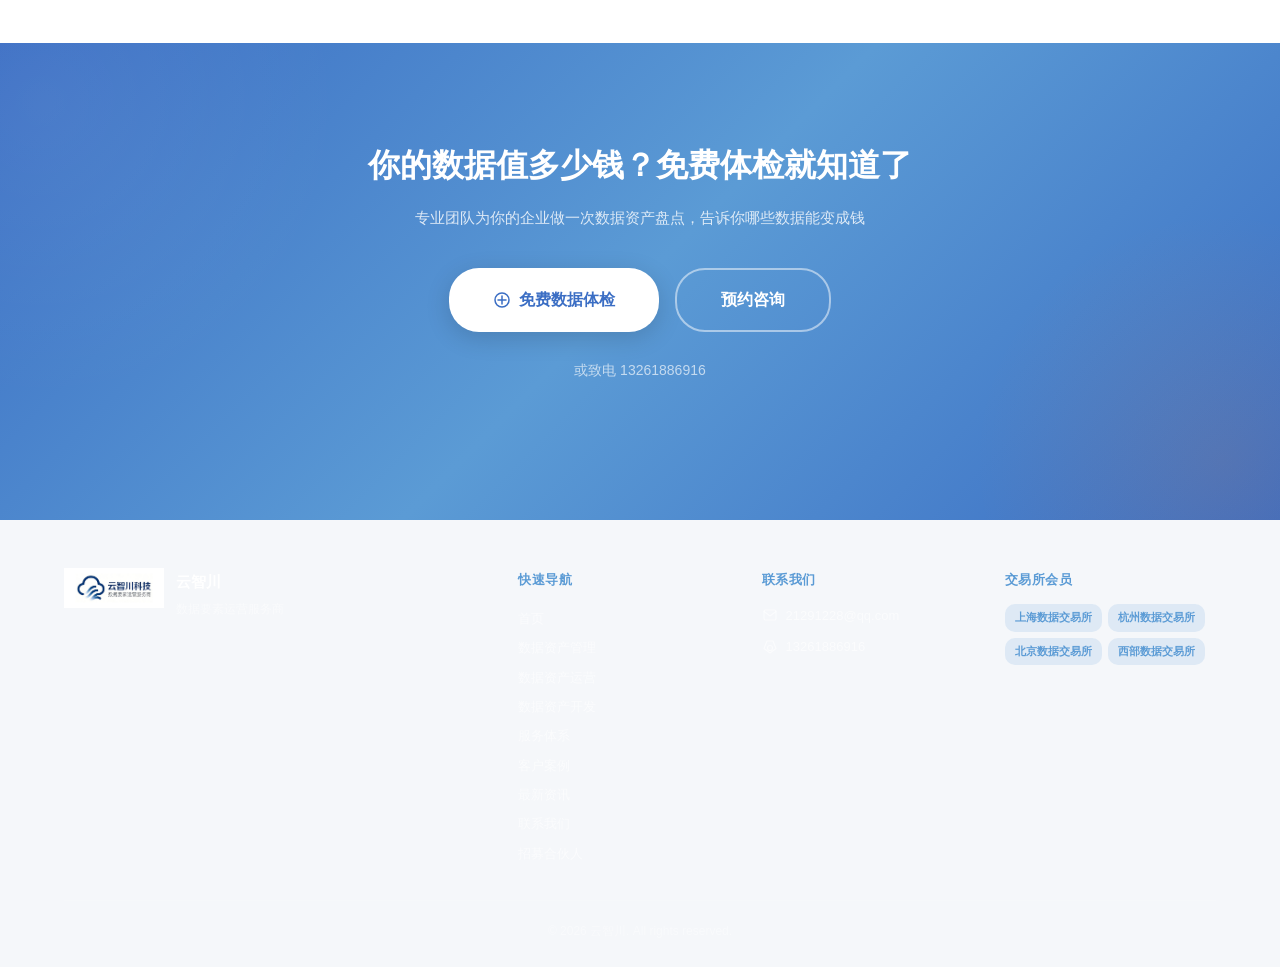
<file: operations.html>
<!DOCTYPE html>
<html lang="zh-CN">
<head>
<meta charset="UTF-8">
<meta name="viewport" content="width=device-width, initial-scale=1.0">
<meta name="description" content="云智川 - 数据资产运营，让每一笔生意数据都值钱">
<title>数据资产运营 | 云智川科技</title>
<link rel="icon" type="image/x-icon" href="images/logo.jpg">
<link rel="stylesheet" href="style.css">
<style>
/* ============================================================
   数据资产运营 - 页面专属样式
   双主色：科技蓝 #5B9BD5 + 品牌暖橙 #ED7D31
   ============================================================ */

:root {
  --blue: #5B9BD5;
  --blue-dark: #3B6EC4;
  --orange: #ED7D31;
  --orange-light: rgba(237,125,49,.1);
  --text-dark: #262626;
  --text-body: #4A4A4A;
  --text-muted: #888;
  --bg-soft: linear-gradient(180deg, #F4F9FF 0%, #FFFFFF 100%);
  --card-bg: #FFFFFF;
  --radius-sm: 8px;
  --radius-md: 12px;
  --radius-lg: 20px;
  --shadow-card: 0 2px 16px rgba(0,0,0,.04);
  --shadow-hover: 0 8px 32px rgba(0,0,0,.08);
  --transition: all .3s ease;
}

.ops-page {
  font-family: 'Noto Sans SC', -apple-system, BlinkMacSystemFont, 'PingFang SC', 'Microsoft YaHei', sans-serif;
  color: var(--text-body);
  line-height: 1.8;
  -webkit-font-smoothing: antialiased;
}

.ops-page .container {
  max-width: 1200px;
  margin: 0 auto;
  padding: 0 24px;
}

/* ----- 模块通用 ----- */
.ops-module {
  padding: 100px 0;
}
.ops-module-alt {
  background: var(--bg-soft);
}

.ops-section-header {
  text-align: center;
  margin-bottom: 56px;
}
.ops-section-header .section-num {
  display: inline-block;
  font-size: 13px;
  font-weight: 700;
  color: var(--orange);
  background: var(--orange-light);
  padding: 4px 18px;
  border-radius: 16px;
  margin-bottom: 16px;
  letter-spacing: 1px;
}
.ops-section-header h2 {
  font-size: 32px;
  font-weight: 700;
  color: var(--text-dark);
  margin: 0 0 12px;
  line-height: 1.3;
}
.ops-section-header .section-desc {
  font-size: 14px;
  color: var(--text-muted);
  line-height: 28px;
  max-width: 600px;
  margin: 0 auto;
}

/* ============================================================
   HERO
   ============================================================ */
.ops-hero {
  position: relative;
  min-height: 85vh;
  display: flex;
  align-items: center;
  background: linear-gradient(170deg, #F8FBFF 0%, #EFF6FC 40%, #FFFFFF 100%);
  padding: 140px 0 80px;
  overflow: hidden;
}
.ops-hero::before {
  content: '';
  position: absolute;
  top: -30%;
  right: -15%;
  width: 700px;
  height: 700px;
  background: radial-gradient(circle, rgba(91,155,213,.06) 0%, transparent 70%);
  border-radius: 50%;
  pointer-events: none;
}
.ops-hero::after {
  content: '';
  position: absolute;
  bottom: -20%;
  left: -8%;
  width: 500px;
  height: 500px;
  background: radial-gradient(circle, rgba(237,125,49,.04) 0%, transparent 70%);
  border-radius: 50%;
  pointer-events: none;
}
.ops-hero .container {
  position: relative;
  z-index: 2;
  display: flex;
  align-items: center;
  justify-content: space-between;
  gap: 60px;
  width: 100%;
}
.ops-hero-left {
  flex: 1;
  max-width: 560px;
}
.ops-hero-badge {
  display: inline-block;
  font-size: 13px;
  font-weight: 700;
  color: var(--orange);
  background: var(--orange-light);
  padding: 6px 22px;
  border-radius: 20px;
  margin-bottom: 24px;
  letter-spacing: 1.5px;
}
.ops-hero-title {
  font-size: clamp(32px, 4.5vw, 44px);
  font-weight: 800;
  color: var(--text-dark);
  line-height: 1.25;
  margin: 0 0 20px;
}
.ops-hero-title .hl {
  color: var(--orange);
}
.ops-hero-divider {
  width: 56px;
  height: 4px;
  background: var(--orange);
  border-radius: 2px;
  margin-bottom: 24px;
}
.ops-hero-desc {
  font-size: 15px;
  color: var(--text-body);
  line-height: 30px;
  margin-bottom: 36px;
  max-width: 480px;
}
.ops-hero-actions {
  display: flex;
  gap: 16px;
  flex-wrap: wrap;
  margin-bottom: 48px;
}
.btn-primary-fill {
  display: inline-flex;
  align-items: center;
  gap: 8px;
  padding: 14px 36px;
  font-size: 15px;
  font-weight: 600;
  color: #FFF;
  background: var(--orange);
  border-radius: 28px;
  text-decoration: none;
  transition: var(--transition);
  box-shadow: 0 4px 18px rgba(237,125,49,.25);
}
.btn-primary-fill:hover {
  background: #D96A1E;
  transform: translateY(-2px);
  box-shadow: 0 8px 28px rgba(237,125,49,.35);
}
.btn-primary-outline {
  display: inline-flex;
  align-items: center;
  gap: 8px;
  padding: 14px 36px;
  font-size: 15px;
  font-weight: 600;
  color: var(--blue);
  background: transparent;
  border: 2px solid var(--blue);
  border-radius: 28px;
  text-decoration: none;
  transition: var(--transition);
}
.btn-primary-outline:hover {
  background: rgba(91,155,213,.06);
  transform: translateY(-2px);
}
.ops-hero-stats {
  display: flex;
  gap: 40px;
  flex-wrap: wrap;
}
.ops-hero-stat .stat-num {
  display: block;
  font-size: 28px;
  font-weight: 800;
  color: var(--text-dark);
}
.ops-hero-stat .stat-label {
  font-size: 12px;
  color: var(--text-muted);
  margin-top: 4px;
}
.ops-hero-right {
  flex: 0 0 420px;
  display: flex;
  align-items: center;
  justify-content: center;
}
.ops-hero-right svg {
  width: 100%;
  height: auto;
  max-width: 420px;
}

/* ============================================================
   01 四种钱 — 2x2 卡片
   ============================================================ */
.money-grid {
  display: grid;
  grid-template-columns: 1fr 1fr;
  gap: 24px;
}
.money-card {
  background: var(--card-bg);
  border-radius: var(--radius-md);
  padding: 36px 32px;
  box-shadow: var(--shadow-card);
  transition: var(--transition);
  display: flex;
  gap: 24px;
  align-items: flex-start;
}
.money-card:hover {
  transform: translateY(-3px);
  box-shadow: var(--shadow-hover);
}
.money-card .mc-icon {
  flex-shrink: 0;
  width: 56px;
  height: 56px;
  border-radius: 14px;
  display: flex;
  align-items: center;
  justify-content: center;
}
.money-card .mc-icon.c1 { background: rgba(91,155,213,.1); }
.money-card .mc-icon.c2 { background: rgba(237,125,49,.1); }
.money-card .mc-icon.c3 { background: rgba(16,185,129,.1); }
.money-card .mc-icon.c4 { background: rgba(139,92,246,.1); }
.money-card .mc-body h4 {
  font-size: 18px;
  font-weight: 700;
  color: var(--text-dark);
  margin: 0 0 8px;
}
.money-card .mc-body p {
  font-size: 13px;
  color: var(--text-muted);
  line-height: 1.7;
  margin: 0;
}

/* ============================================================
   02 值钱数据 — 表格
   ============================================================ */
.data-table-wrap {
  overflow-x: auto;
  margin-top: 24px;
}
.data-table {
  width: 100%;
  border-collapse: separate;
  border-spacing: 0;
  font-size: 14px;
  border: 1px solid #E8ECF1;
  border-radius: var(--radius-md);
  overflow: hidden;
}
.data-table thead th {
  background: linear-gradient(180deg, #F4F9FF 0%, #EDF4FB 100%);
  padding: 16px 20px;
  text-align: left;
  font-weight: 700;
  color: var(--text-dark);
  font-size: 13px;
  letter-spacing: 0.5px;
  border-bottom: 2px solid #D6E4F0;
}
.data-table tbody td {
  padding: 14px 20px;
  border-bottom: 1px solid #F0F2F5;
  color: var(--text-body);
}
.data-table tbody tr:last-child td {
  border-bottom: none;
}
.data-table tbody tr:hover {
  background: #FAFBFD;
}
.data-table .td-source {
  font-weight: 600;
  color: var(--blue-dark);
}
.data-table .td-value {
  font-weight: 600;
  color: var(--orange);
}

/* ============================================================
   03 案例 — 左右分栏
   ============================================================ */
.case-block {
  display: flex;
  gap: 48px;
  align-items: flex-start;
  flex-wrap: wrap;
  margin-bottom: 64px;
}
.case-block:last-child {
  margin-bottom: 0;
}
.case-gallery {
  flex: 1 1 100%;
  background: #f8f9fa;
  border-radius: var(--radius-md);
  padding: 24px 28px;
  margin-top: 4px;
}
.case-gallery-title {
  font-size: 14px;
  font-weight: 700;
  color: var(--text-dark);
  margin-bottom: 16px;
}
.case-gallery-grid {
  display: flex;
  gap: 16px;
  overflow-x: auto;
  -webkit-overflow-scrolling: touch;
  scrollbar-width: thin;
  scrollbar-color: #D0D5DD transparent;
}
.case-gallery-grid::-webkit-scrollbar { height: 5px; }
.case-gallery-grid::-webkit-scrollbar-track { background: transparent; }
.case-gallery-grid::-webkit-scrollbar-thumb { background: #D0D5DD; border-radius: 3px; }
.case-gallery-grid img {
  flex: 0 0 auto;
  width: calc((100% - 48px) / 4);
  min-width: 152px;
  max-width: 200px;
  border-radius: 10px;
  box-shadow: 0 2px 12px rgba(0,0,0,.06);
  transition: transform .3s ease, box-shadow .3s ease;
  object-fit: cover;
}
.case-gallery-grid img:hover {
  transform: scale(1.05);
  box-shadow: 0 6px 24px rgba(0,0,0,.12);
}
.case-highlights {
  display: flex;
  gap: 12px;
  flex-wrap: wrap;
  margin-top: 20px;
}
.case-highlight {
  display: inline-block;
  padding: 8px 18px;
  font-size: 13px;
  font-weight: 600;
  background: rgba(91,155,213,.07);
  border-radius: 20px;
  color: var(--blue-dark);
  border: 1px solid rgba(91,155,213,.15);
}
.case-highlight.hl-orange {
  background: var(--orange-light);
  border-color: rgba(237,125,49,.2);
  color: var(--orange);
}

/* ============================================================
   数据资产凭证卡片
   ============================================================ */
.case-cert { margin-top: 20px; }
.cert-card {
  position: relative;
  background: #FFFEF9;
  border: 1.5px solid #D6C89E;
  border-radius: 12px;
  padding: 20px 22px;
  max-width: 460px;
}
.cert-seal-glow {
  position: absolute;
  top: 10px;
  right: 14px;
  width: 56px;
  height: 56px;
  border-radius: 50%;
  background: radial-gradient(circle, rgba(184,134,11,.08) 0%, transparent 70%);
  pointer-events: none;
}
.cert-seal-glow::after {
  content: '';
  position: absolute;
  top: 50%;
  left: 50%;
  transform: translate(-50%, -50%);
  width: 28px;
  height: 28px;
  border-radius: 50%;
  border: 2px solid rgba(184,134,11,.22);
}
.cert-header {
  display: flex;
  align-items: center;
  gap: 10px;
  margin-bottom: 14px;
  color: #8B6914;
  font-weight: 700;
  font-size: 15px;
  letter-spacing: 1px;
}
.cert-body { display: flex; flex-direction: column; gap: 8px; }
.cert-row {
  display: flex;
  font-size: 13px;
  line-height: 1.6;
}
.cert-label {
  color: #999;
  min-width: 76px;
  flex-shrink: 0;
}
.cert-value {
  color: #4A4A4A;
  font-weight: 500;
  word-break: break-all;
}

/* 数据资产化四步卡片 */
.case-steps-grid {
  display: grid;
  grid-template-columns: 1fr 1fr;
  gap: 12px;
  margin: 16px 0;
}
.case-step-card {
  background: var(--card-bg);
  border-radius: 10px;
  padding: 16px;
  box-shadow: var(--shadow-card);
  border: 1px solid #EDF2F7;
}
.case-step-card .csc-num {
  display: inline-flex;
  align-items: center;
  justify-content: center;
  width: 24px;
  height: 24px;
  border-radius: 50%;
  background: var(--blue);
  color: #FFF;
  font-size: 11px;
  font-weight: 700;
  margin-bottom: 8px;
}
.case-step-card h5 {
  font-size: 14px;
  font-weight: 700;
  color: var(--text-dark);
  margin: 0 0 4px;
}
.case-step-card p {
  font-size: 12px;
  color: var(--text-muted);
  line-height: 1.7;
  margin: 0;
}

/* 融资落地横向流程 */
.case-finance-flow {
  display: flex;
  gap: 0;
  margin: 20px 0;
}
.case-finance-flow .cff-node {
  flex: 1;
  text-align: center;
  padding: 14px 6px 10px;
  background: var(--card-bg);
  border: 1px solid #E8ECF1;
  position: relative;
}
.case-finance-flow .cff-node:first-child { border-radius: 10px 0 0 10px; }
.case-finance-flow .cff-node:last-child { border-radius: 0 10px 10px 0; }
.case-finance-flow .cff-node .cff-dot {
  display: block;
  width: 10px;
  height: 10px;
  border-radius: 50%;
  background: var(--orange);
  margin: 0 auto 8px;
}
.case-finance-flow .cff-node h5 {
  font-size: 13px;
  font-weight: 700;
  color: var(--text-dark);
  margin: 0 0 4px;
}
.case-finance-flow .cff-node p {
  font-size: 11px;
  color: var(--text-muted);
  line-height: 1.5;
  margin: 0;
}


/* ============================================================
   案例一：凭证大图 + 公司介绍（上半部分）
   ============================================================ */
.case-cert-hero {
  display: flex;
  gap: 48px;
  align-items: flex-start;
  flex-wrap: wrap;
  width: 100%;
  margin-bottom: 32px;
}
.case-cert-left {
  flex: 0 0 340px;
  display: flex;
  flex-direction: column;
  align-items: center;
}
.cert-image-wrap {
  width: 100%;
  border-radius: var(--radius-md);
  overflow: hidden;
  box-shadow: 0 8px 32px rgba(0,0,0,.12);
  background: #FFF;
}
.cert-image {
  width: 100%;
  height: auto;
  display: block;
}
.cert-image-label {
  margin-top: 12px;
  font-size: 13px;
  font-weight: 600;
  color: var(--text-dark);
}
.cert-image-number {
  font-size: 12px;
  color: var(--text-muted);
  margin-top: 4px;
}
.case-cert-right {
  flex: 1;
  min-width: 280px;
}
.case-cert-right h3 {
  font-size: 22px;
  font-weight: 700;
  color: var(--text-dark);
  margin: 0 0 12px;
}
.hl-data-name {
  color: var(--orange);
  font-weight: 700;
}

/* ============================================================
   流程步骤可视化条
   ============================================================ */
.case-process-flow {
  display: flex;
  align-items: flex-start;
  gap: 0;
  background: #F8F9FB;
  border-radius: var(--radius-md);
  padding: 28px 24px;
  margin-bottom: 24px;
  flex-wrap: nowrap;
  overflow-x: auto;
}
.process-step {
  flex: 1;
  text-align: center;
  min-width: 120px;
  padding: 0 8px;
}
.process-step .ps-num {
  display: inline-flex;
  align-items: center;
  justify-content: center;
  width: 32px;
  height: 32px;
  border-radius: 50%;
  background: #5B9BD5;
  color: #FFF;
  font-size: 14px;
  font-weight: 700;
  margin-bottom: 10px;
}
.process-step.active .ps-num {
  background: #ED7D31;
}
.process-step .ps-title {
  font-size: 14px;
  font-weight: 700;
  color: var(--text-dark);
  margin-bottom: 6px;
}
.process-step.active .ps-title {
  color: #ED7D31;
}
.process-step .ps-desc {
  font-size: 12px;
  color: var(--text-muted);
  line-height: 1.6;
}
.process-arrow {
  display: flex;
  align-items: center;
  justify-content: center;
  font-size: 20px;
  color: #C0C8D0;
  padding-top: 6px;
  flex-shrink: 0;
}

/* 响应式：移动端流程条纵向 */
@media (max-width: 767px) {
  .case-cert-hero {
    flex-direction: column;
  }
  .case-cert-left {
    flex: 0 0 auto;
    max-width: 100%;
  }
  .case-process-flow {
    flex-direction: column;
    align-items: center;
    gap: 0;
    padding: 20px 16px;
  }
  .process-step {
    width: 100%;
    padding: 12px 0;
  }
  .process-arrow {
    transform: rotate(90deg);
    padding: 4px 0;
  }
}

/* DAMA 标注 */
.case-dama-note {
  margin-top: 16px;
  padding: 12px 16px;
  background: rgba(91,155,213,.04);
  border-left: 3px solid var(--blue);
  border-radius: 0 8px 8px 0;
  font-size: 12px;
  color: var(--text-muted);
  line-height: 1.8;
}

/* 两阶段流程 */
.process-phase-wrap {
  margin-bottom: 16px;
}
.process-phase-title {
  font-size: 14px;
  font-weight: 700;
  color: var(--blue-dark);
  margin-bottom: 12px;
  padding-left: 4px;
  display: flex;
  align-items: center;
  gap: 8px;
}
.process-phase-title::before {
  content: '';
  display: inline-block;
  width: 4px;
  height: 16px;
  background: var(--blue);
  border-radius: 2px;
}
.process-phase-divider {
  height: 1px;
  background: linear-gradient(90deg, #E0E6EE 0%, #C8D2DE 50%, #E0E6EE 100%);
  margin: 20px 0 24px;
}
.process-phase-summary {
  margin-top: 16px;
  padding: 14px 18px;
  background: rgba(91,155,213,.04);
  border-left: 3px solid var(--blue);
  border-radius: 0 8px 8px 0;
  font-size: 12px;
  color: var(--text-muted);
  line-height: 1.9;
}

/* ============================================================
   04 运营落地 — 5列
   ============================================================ */
.ops-flow-grid {
  display: grid;
  grid-template-columns: repeat(5, 1fr);
  gap: 20px;
}
.ops-flow-card {
  background: var(--card-bg);
  border-radius: var(--radius-md);
  padding: 32px 20px 28px;
  text-align: center;
  box-shadow: var(--shadow-card);
  transition: var(--transition);
}
.ops-flow-card:hover {
  transform: translateY(-3px);
  box-shadow: var(--shadow-hover);
}
.ops-flow-card .ofc-step {
  display: inline-block;
  font-size: 12px;
  font-weight: 800;
  color: var(--orange);
  background: var(--orange-light);
  padding: 3px 14px;
  border-radius: 12px;
  margin-bottom: 16px;
  letter-spacing: 1px;
}
.ops-flow-card .ofc-icon {
  width: 52px;
  height: 52px;
  margin: 0 auto 16px;
  display: flex;
  align-items: center;
  justify-content: center;
  border-radius: 50%;
  background: rgba(91,155,213,.08);
}
.ops-flow-card h4 {
  font-size: 16px;
  font-weight: 700;
  color: var(--text-dark);
  margin: 0 0 8px;
}
.ops-flow-card p {
  font-size: 13px;
  color: var(--text-muted);
  line-height: 1.7;
  margin: 0;
}

/* ============================================================
   05 运营月报 — 看板
   ============================================================ */
.dashboard-grid {
  display: grid;
  grid-template-columns: repeat(4, 1fr);
  gap: 24px;
}
.dashboard-card {
  background: var(--card-bg);
  border-radius: var(--radius-md);
  padding: 32px 28px;
  text-align: center;
  box-shadow: var(--shadow-card);
  transition: var(--transition);
}
.dashboard-card:hover {
  transform: translateY(-2px);
  box-shadow: var(--shadow-hover);
}
.dashboard-card .db-label {
  font-size: 13px;
  color: var(--text-muted);
  margin-bottom: 12px;
}
.dashboard-card .db-value {
  font-size: 36px;
  font-weight: 800;
  color: var(--text-dark);
  margin-bottom: 8px;
}
.dashboard-card .db-sub {
  font-size: 12px;
  color: var(--text-muted);
}
.dashboard-card:nth-child(1) .db-value { color: var(--blue-dark); }
.dashboard-card:nth-child(2) .db-value { color: var(--orange); }
.dashboard-card:nth-child(3) .db-value { color: #10B981; }
.dashboard-card:nth-child(4) .db-value { color: #8B5CF6; }

/* ============================================================
   CTA 横幅
   ============================================================ */
.ops-cta-banner {
  padding: 100px 24px;
  background: linear-gradient(135deg, #3B6EC4 0%, #5B9BD5 50%, #3B6EC4 100%);
  text-align: center;
  position: relative;
  overflow: hidden;
}
.ops-cta-banner::before {
  content: '';
  position: absolute;
  top: -50%;
  left: -20%;
  width: 600px;
  height: 600px;
  background: radial-gradient(circle, rgba(255,255,255,.06) 0%, transparent 70%);
  border-radius: 50%;
  pointer-events: none;
}
.ops-cta-banner::after {
  content: '';
  position: absolute;
  bottom: -40%;
  right: -15%;
  width: 500px;
  height: 500px;
  background: radial-gradient(circle, rgba(237,125,49,.12) 0%, transparent 70%);
  border-radius: 50%;
  pointer-events: none;
}
.ops-cta-banner .container {
  position: relative;
  z-index: 2;
}
.ops-cta-banner h2 {
  font-size: 32px;
  font-weight: 800;
  color: #FFF;
  margin: 0 0 16px;
  line-height: 1.4;
}
.ops-cta-banner p {
  font-size: 15px;
  color: rgba(255,255,255,.8);
  line-height: 28px;
  max-width: 560px;
  margin: 0 auto 36px;
}
.ops-cta-banner .cta-btn-group {
  display: flex;
  gap: 16px;
  justify-content: center;
  flex-wrap: wrap;
}
.ops-cta-banner .btn-cta-white {
  display: inline-flex;
  align-items: center;
  gap: 8px;
  padding: 16px 44px;
  font-size: 16px;
  font-weight: 700;
  color: var(--blue-dark);
  background: #FFF;
  border-radius: 30px;
  text-decoration: none;
  transition: var(--transition);
  box-shadow: 0 6px 24px rgba(0,0,0,.15);
}
.ops-cta-banner .btn-cta-white:hover {
  transform: translateY(-2px);
  box-shadow: 0 10px 36px rgba(0,0,0,.2);
}
.ops-cta-banner .btn-cta-outline-white {
  display: inline-flex;
  align-items: center;
  gap: 8px;
  padding: 16px 44px;
  font-size: 16px;
  font-weight: 700;
  color: #FFF;
  background: transparent;
  border: 2px solid rgba(255,255,255,.5);
  border-radius: 30px;
  text-decoration: none;
  transition: var(--transition);
}
.ops-cta-banner .btn-cta-outline-white:hover {
  background: rgba(255,255,255,.1);
  border-color: #FFF;
  transform: translateY(-2px);
}
.ops-cta-banner .cta-contact {
  margin-top: 24px;
  font-size: 14px;
  color: rgba(255,255,255,.65);
}

/* ----- 引导文字样式 ----- */
.section-guide {
  text-align: center;
  font-size: 14px;
  color: var(--text-muted);
  margin-bottom: 32px;
  line-height: 1.8;
}

/* ============================================================
   滚动动画
   ============================================================ */
[data-animate] {
  opacity: 0;
  transform: translateY(30px);
  transition: opacity .6s ease, transform .6s ease;
}
[data-animate].visible {
  opacity: 1;
  transform: translateY(0);
}

/* ============================================================
   响应式
   ============================================================ */
@media (max-width: 1024px) {
  .ops-hero .container {
    flex-direction: column;
    text-align: center;
    gap: 40px;
  }
  .ops-hero-left { max-width: 100%; }
  .ops-hero-desc { margin-left: auto; margin-right: auto; }
  .ops-hero-divider { margin-left: auto; margin-right: auto; }
  .ops-hero-actions { justify-content: center; }
  .ops-hero-stats { justify-content: center; }
  .ops-hero-right { flex: 0 0 auto; max-width: 320px; }
  .money-grid { grid-template-columns: 1fr; }
  .ops-flow-grid { grid-template-columns: repeat(3, 1fr); }
  .dashboard-grid { grid-template-columns: repeat(2, 1fr); }
  .case-block { flex-direction: column; gap: 32px; }
}

@media (max-width: 767px) {
  .ops-hero { min-height: auto; padding: 120px 0 60px; }
  .ops-hero-title { font-size: 28px; }
  .ops-hero-stats { gap: 24px; }
  .ops-hero-stat .stat-num { font-size: 22px; }
  .ops-hero-right svg { max-width: 260px; }
  .ops-module { padding: 64px 0; }
  .ops-module-alt { padding: 64px 0; }
  .ops-section-header h2 { font-size: 26px; }
  .money-grid { grid-template-columns: 1fr; }
  .money-card { flex-direction: column; align-items: center; text-align: center; }
  .ops-flow-grid { grid-template-columns: 1fr 1fr; }
  .dashboard-grid { grid-template-columns: 1fr 1fr; }
  .case-block { flex-direction: column; }
  .ops-cta-banner h2 { font-size: 24px; }
}
</style>
<noscript><style>[data-animate]{opacity:1;transform:none;transition:none}</style></noscript>
</head>
<body class="ops-page">

<!-- ========== HEADER ========== -->
<header class="site-header" id="header" style="background:rgba(255,255,255,0.8);backdrop-filter:blur(12px);-webkit-backdrop-filter:blur(12px);">
  <div class="header-inner">
    <a class="logo" href="index.html">
      <img src="images/logo.jpg" alt="云智川科技" width="100" height="39" loading="eager">
      <span class="logo-text">云智川</span>
    </a>
    <nav class="main-nav" id="mainNav">
      <ul>
        <li><a href="index.html">首页</a></li>
        <li><a href="index.html#asset-management">数据资产管理</a></li>
        <li><a href="operations.html" class="active" aria-current="page">数据资产运营</a></li>
        <li><a href="data-asset-dev.html">数据资产开发</a></li>
        <li><a href="services.html">服务体系</a></li>
        <li><a href="index.html#cases">客户案例</a></li>
        <li class="nav-dropdown">
          <a href="index.html#news" class="nav-dropdown-toggle">最新资讯</a>
          <ul class="nav-dropdown-menu">
            <li><a href="industry-reference.html">行业参考</a></li>
            <li><a href="index.html#news-policy">政策速递</a></li>
          </ul>
        </li>
        <li><a href="index.html#contact">联系我们</a></li>
        <li><a href="partner.html">招募合伙人</a></li>
        <li><a href="self-test.html" class="nav-cta">入表自测</a></li>
      </ul>
    </nav>
    <button class="menu-toggle" id="menuToggle" aria-label="菜单" aria-expanded="false">
      <span></span><span></span><span></span>
    </button>
  </div>
</header>

<main>

<!-- ============================================================
     HERO
     ============================================================ -->
<section class="ops-hero" id="hero">
  <div class="container">
    <div class="ops-hero-left">
      <div class="ops-hero-badge">数据资产运营</div>
      <h1 class="ops-hero-title">
        让每一笔<span class="hl">生意数据</span><br>都值钱
      </h1>
      <div class="ops-hero-divider"></div>
      <p class="ops-hero-desc">
        订单、客户、库存、设备……你的企业每天都在产生数据。我们帮你把这些"数字废料"变成"增长燃料"。
      </p>
      <div class="ops-hero-actions">
        <a href="#cta-section" class="btn-primary-fill">
          <svg width="18" height="18" viewBox="0 0 18 18" fill="none"><circle cx="9" cy="9" r="8" stroke="currentColor" stroke-width="1.5"/><path d="M9 5v8M5 9h8" stroke="currentColor" stroke-width="1.5" stroke-linecap="round"/></svg>
          免费数据体检
        </a>
        <a href="index.html#contact" class="btn-primary-outline">预约咨询</a>
      </div>
      <div class="ops-hero-stats">
        <div class="ops-hero-stat">
          <span class="stat-num">500+</span>
          <span class="stat-label">服务企业</span>
        </div>
        <div class="ops-hero-stat">
          <span class="stat-num">11亿+</span>
          <span class="stat-label">管理数据资产条数</span>
        </div>
        <div class="ops-hero-stat">
          <span class="stat-num">4家</span>
          <span class="stat-label">对接交易所</span>
        </div>
      </div>
    </div>
    <div class="ops-hero-right">
      <!-- 数据流汇聚到资产仪表盘 -->
      <svg viewBox="0 0 420 380" xmlns="http://www.w3.org/2000/svg">
        <defs>
          <linearGradient id="hgBlue" x1="0%" y1="0%" x2="100%" y2="100%">
            <stop offset="0%" stop-color="#5B9BD5" stop-opacity="0.35"/>
            <stop offset="100%" stop-color="#3B6EC4" stop-opacity="0.12"/>
          </linearGradient>
        </defs>
        <circle cx="210" cy="190" r="155" fill="url(#hgBlue)"/>
        <!-- 中央仪表盘 -->
        <rect x="150" y="140" width="120" height="100" rx="12" fill="#FFF" stroke="#5B9BD5" stroke-width="1.8" opacity="0.95"/>
        <rect x="162" y="154" width="96" height="6" rx="3" fill="#ED7D31"/>
        <rect x="162" y="168" width="72" height="5" rx="2.5" fill="#5B9BD5" opacity="0.6"/>
        <rect x="162" y="180" width="84" height="5" rx="2.5" fill="#5B9BD5" opacity="0.4"/>
        <rect x="162" y="192" width="56" height="5" rx="2.5" fill="#5B9BD5" opacity="0.3"/>
        <rect x="162" y="208" width="40" height="18" rx="4" fill="#ED7D31" opacity="0.8"/>
        <rect x="212" y="208" width="40" height="18" rx="4" fill="#5B9BD5" opacity="0.6"/>
        <!-- 左上：ERP -->
        <rect x="30" y="55" width="52" height="36" rx="6" fill="#FFF" stroke="#5B9BD5" stroke-width="1.2"/>
        <text x="56" y="78" text-anchor="middle" font-size="9" fill="#5B9BD5" font-weight="600">ERP</text>
        <!-- 右上：CRM -->
        <rect x="340" y="55" width="52" height="36" rx="6" fill="#FFF" stroke="#5B9BD5" stroke-width="1.2"/>
        <text x="366" y="78" text-anchor="middle" font-size="9" fill="#5B9BD5" font-weight="600">CRM</text>
        <!-- 左下：IoT -->
        <rect x="50" y="290" width="52" height="36" rx="6" fill="#FFF" stroke="#ED7D31" stroke-width="1.2"/>
        <text x="76" y="313" text-anchor="middle" font-size="9" fill="#ED7D31" font-weight="600">IoT</text>
        <!-- 右下：进销存 -->
        <rect x="320" y="290" width="52" height="36" rx="6" fill="#FFF" stroke="#ED7D31" stroke-width="1.2"/>
        <text x="346" y="313" text-anchor="middle" font-size="9" fill="#ED7D31" font-weight="600">进销存</text>
        <!-- 数据流箭头 -->
        <line x1="82" y1="91" x2="162" y2="150" stroke="#5B9BD5" stroke-width="1.2" stroke-dasharray="5,3" opacity="0.4"/>
        <line x1="340" y1="91" x2="258" y2="150" stroke="#5B9BD5" stroke-width="1.2" stroke-dasharray="5,3" opacity="0.4"/>
        <line x1="102" y1="290" x2="170" y2="240" stroke="#ED7D31" stroke-width="1.2" stroke-dasharray="5,3" opacity="0.35"/>
        <line x1="320" y1="290" x2="250" y2="240" stroke="#ED7D31" stroke-width="1.2" stroke-dasharray="5,3" opacity="0.35"/>
        <!-- 流动数据点 -->
        <circle cx="120" cy="120" r="4" fill="#5B9BD5" opacity="0.5"/>
        <circle cx="300" cy="120" r="4" fill="#5B9BD5" opacity="0.45"/>
        <circle cx="140" cy="265" r="3.5" fill="#ED7D31" opacity="0.45"/>
        <circle cx="280" cy="265" r="3.5" fill="#ED7D31" opacity="0.4"/>
      </svg>
    </div>
  </div>
</section>

<!-- ============================================================
     01 你的数据，可以变成四种钱
     ============================================================ -->
<section class="ops-module" id="four-money">
  <div class="container">
    <div class="ops-section-header">
      <span class="section-num">01</span>
      <h2>你的数据，可以变成四种钱</h2>
      <p class="section-desc">企业的经营数据不是成本，是待开采的资产。不同数据，兑现方式不同。</p>
    </div>

    <div class="money-grid">
      <div class="money-card" data-animate>
        <div class="mc-icon c1">
          <svg width="28" height="28" viewBox="0 0 28 28" fill="none"><path d="M5 21L13 8l5 4 6-10" stroke="#5B9BD5" stroke-width="2" stroke-linecap="round" stroke-linejoin="round"/><circle cx="22" cy="4" r="3" fill="#5B9BD5"/><rect x="3" y="20" width="22" height="2" rx="1" fill="#5B9BD5" opacity="0.3"/></svg>
        </div>
        <div class="mc-body">
          <h4>降本的钱</h4>
          <p>用设备运行数据预测故障，用库存数据优化采购节奏，用能耗数据发现浪费——把不该花的钱省下来。</p>
        </div>
      </div>
      <div class="money-card" data-animate>
        <div class="mc-icon c2">
          <svg width="28" height="28" viewBox="0 0 28 28" fill="none"><circle cx="14" cy="14" r="11" stroke="#ED7D31" stroke-width="2"/><path d="M14 8v6l4 4" stroke="#ED7D31" stroke-width="2" stroke-linecap="round"/><circle cx="9" cy="11" r="2" fill="#ED7D31"/><circle cx="19" cy="11" r="2" fill="#ED7D31"/></svg>
        </div>
        <div class="mc-body">
          <h4>增收的钱</h4>
          <p>客户偏好数据做精准推荐，消费时段数据做动态定价，会员数据做分层运营——让每一分流量都多赚一点。</p>
        </div>
      </div>
      <div class="money-card" data-animate>
        <div class="mc-icon c3">
          <svg width="28" height="28" viewBox="0 0 28 28" fill="none"><rect x="3" y="4" width="22" height="20" rx="3" stroke="#10B981" stroke-width="2"/><circle cx="14" cy="14" r="5" stroke="#10B981" stroke-width="2"/><path d="M14 14l2-6" stroke="#10B981" stroke-width="1.5" stroke-linecap="round"/></svg>
        </div>
        <div class="mc-body">
          <h4>融资的钱</h4>
          <p>连续3年的经营流水、纳税记录、客户评价——这些数据可以替代房产和设备抵押，从银行拿到贷款。</p>
        </div>
      </div>
      <div class="money-card" data-animate>
        <div class="mc-icon c4">
          <svg width="28" height="28" viewBox="0 0 28 28" fill="none"><path d="M14 2l12 8v8L14 26 2 18v-8l12-8z" stroke="#8B5CF6" stroke-width="2" stroke-linejoin="round"/><line x1="14" y1="10" x2="14" y2="20" stroke="#8B5CF6" stroke-width="2" stroke-linecap="round"/><line x1="8" y1="14" x2="20" y2="14" stroke="#8B5CF6" stroke-width="2" stroke-linecap="round"/></svg>
        </div>
        <div class="mc-body">
          <h4>估值的钱</h4>
          <p>数据资产入表后直接进入资产负债表，增厚净资产。融资、并购、上市——数据就是你的"数字家底"。</p>
        </div>
      </div>
    </div>
  </div>
</section>

<!-- ============================================================
     02 什么样的数据值钱？
     ============================================================ -->
<section class="ops-module ops-module-alt" id="what-worth">
  <div class="container">
    <div class="ops-section-header">
      <span class="section-num">02</span>
      <h2>什么样的数据值钱？</h2>
      <p class="section-desc">对照下表，看看你的企业有哪些数据可以变成资产</p>
    </div>
    <div class="data-table-wrap">
      <table class="data-table">
        <thead>
          <tr>
            <th>如果你有</th>
            <th>数据内容</th>
            <th>可变成</th>
            <th>预期价值</th>
          </tr>
        </thead>
        <tbody>
          <tr data-animate>
            <td class="td-source">电商/小程序</td>
            <td>用户浏览+下单+复购行为</td>
            <td>精准营销模型</td>
            <td class="td-value">获客成本降 30-50%</td>
          </tr>
          <tr data-animate>
            <td class="td-source">ERP/进销存</td>
            <td>采购记录+库存水位+销售趋势</td>
            <td>供应链优化方案</td>
            <td class="td-value">库存周转提速 20-40%</td>
          </tr>
          <tr data-animate>
            <td class="td-source">会员/CRM</td>
            <td>消费频次+品类偏好+客单价</td>
            <td>客户分层+智能召回</td>
            <td class="td-value">复购率提升 15-25%</td>
          </tr>
          <tr data-animate>
            <td class="td-source">设备/IoT</td>
            <td>运行参数+故障记录+维护日志</td>
            <td>预测性维护模型</td>
            <td class="td-value">维修费用降 30%</td>
          </tr>
          <tr data-animate>
            <td class="td-source">连续3年经营数据</td>
            <td>财务报表+纳税记录+银行流水</td>
            <td>银行授信依据</td>
            <td class="td-value">融资额度增加</td>
          </tr>
          <tr data-animate>
            <td class="td-source">客服/评价</td>
            <td>投诉分类+满意度评分+NPS</td>
            <td>产品改进方向</td>
            <td class="td-value">NPS 提升</td>
          </tr>
        </tbody>
      </table>
    </div>
  </div>
</section>

<!-- ============================================================
     03 实战案例
     ============================================================ -->
<section class="ops-module" id="cases">
  <div class="container">
    <div class="ops-section-header">
      <span class="section-num">03</span>
      <h2>真实案例：数据怎么变成钱的</h2>
      <p class="section-desc">民营企业数据资产登记凭证与运营的真实样本</p>
    </div>

        <!-- 案例一：四川裕承大数据集团 -->
    <div class="case-block" data-animate>
      <h3><span>案例一</span> 四川裕承大数据集团</h3>
      <div class="case-detail">
        <!-- 公司介绍 -->
        <div class="case-cert-text" style="max-width:720px;margin:0 auto 28px;">
          <p>四川裕承大数据集团股份有限公司，定位 AI+社区数字化运营企业。公司首个数据资产<strong class="text-accent">「裕承大数据城市电自流通市场波动风险指标 V1.0 2025」</strong>正式通过上海数据交易所审核，完成登记并获颁《数据资产凭证》。这标志着公司在数据资产化、市场化运营方面迈出关键一步，为后续数据价值变现与业务拓展奠定了坚实的权属基础。</p>
        </div>

        <!-- 左右分栏 -->
        <div class="case-split">
          <div class="case-split-left">
            <!-- 阶段一流程（4步） -->
            <div class="process-phase-wrap">
              <div class="process-phase-title">阶段一：从数据资源到资产凭证</div>
              <div class="case-process-flow">
                <div class="process-step">
                  <div class="ps-num">1</div>
                  <div class="ps-title">资源梳理</div>
                  <div class="ps-desc">整合资产管理系统、电子租赁管理系统、保险管理系统数据，形成高质量数据集</div>
                </div>
                <div class="process-arrow">→</div>
                <div class="process-step">
                  <div class="ps-num">2</div>
                  <div class="ps-title">产品开发</div>
                  <div class="ps-desc">按需求→方案→规划→设计→开发流程，打造"电动自行车租赁风险指标"数据产品</div>
                </div>
                <div class="process-arrow">→</div>
                <div class="process-step">
                  <div class="ps-num">3</div>
                  <div class="ps-title">资产入表</div>
                  <div class="ps-desc">在财务系统中增设「无形资产-数据资源」科目，完成初始计量，数据资产价值显性化</div>
                </div>
                <div class="process-arrow">→</div>
                <div class="process-step active">
                  <div class="ps-num">4</div>
                  <div class="ps-title">交易所登记</div>
                  <div class="ps-desc">提交数据来源合法性声明、组织任命、权属承诺函等全套合规材料，顺利通过上数交审核</div>
                </div>
              </div>
              <div class="process-phase-summary">构建跨部门高效协同机制，按照 DAMA 数据管理规范，设立数据治理专门机构，完成了资源梳理、数据产品开发、资产清单编制、财务入表等一系列标准化流程。</div>
            </div>

            <!-- 阶段二流程（5步） -->
            <div class="process-phase-wrap" style="margin-top:36px;">
              <div class="process-phase-title">阶段二：从数据资产到融资落地</div>
              <div class="case-process-flow">
                <div class="process-step">
                  <div class="ps-num">5</div>
                  <div class="ps-title">资产评估</div>
                  <div class="ps-desc"></div>
                </div>
                <div class="process-arrow">→</div>
                <div class="process-step">
                  <div class="ps-num">6</div>
                  <div class="ps-title">融资授信</div>
                  <div class="ps-desc">资质审查、数据资产评估、授信额度核定</div>
                </div>
                <div class="process-arrow">→</div>
                <div class="process-step">
                  <div class="ps-num">7</div>
                  <div class="ps-title">质押登记</div>
                  <div class="ps-desc">动产融资统一登记、区块链存证、法律文件补充</div>
                </div>
                <div class="process-arrow">→</div>
                <div class="process-step">
                  <div class="ps-num">8</div>
                  <div class="ps-title">放款</div>
                  <div class="ps-desc">资金监管账户、授权费归集、现金流监控</div>
                </div>
                <div class="process-arrow">→</div>
                <div class="process-step">
                  <div class="ps-num">9</div>
                  <div class="ps-title">贷后监测 → 违约处置</div>
                  <div class="ps-desc">数据质量核查、价值重评、预警平仓、违约处置</div>
                </div>
              </div>
            </div>
          </div>
          <div class="case-split-right">
            <!-- 数据资产凭证成果展示区 -->
            <div class="case-cert-result">
              <div class="case-cert-result-label">成果：数据资产凭证</div>
              <img src="images/cert_yucheng.png" alt="数据资产凭证">
              <div class="case-cert-result-meta">上海数据交易所 · DCBCN8N260044</div>
            </div>
          </div>
        </div>

        <!-- 底部指标标签 -->
        <div class="case-highlights">
          <span class="case-highlight">登记挂牌 / 上海数据交易所</span>
          <span class="case-highlight hl-orange">数据资产凭证</span>
          <span class="case-highlight">首个数据资产入表</span>
        </div>
      </div>
    </div>


  </div>
</section>

<!-- ============================================================
     04 运营怎么落地？
     ============================================================ -->
<section class="ops-module ops-module-alt" id="how-it-works">
  <div class="container">
    <div class="ops-section-header">
      <span class="section-num">04</span>
      <h2>运营怎么落地？</h2>
      <p class="section-desc">五步走，从数据盘点开始，一步一步兑现数据价值</p>
    </div>

    <div class="ops-flow-grid">
      <div class="ops-flow-card" data-animate>
        <span class="ofc-step">第一步</span>
        <div class="ofc-icon">
          <svg width="26" height="26" viewBox="0 0 26 26" fill="none"><circle cx="13" cy="13" r="10" stroke="#5B9BD5" stroke-width="1.8"/><path d="M13 7v6l4 4" stroke="#5B9BD5" stroke-width="1.6" stroke-linecap="round"/><circle cx="9" cy="10" r="1.5" fill="#ED7D31"/><circle cx="17" cy="10" r="1.5" fill="#ED7D31"/></svg>
        </div>
        <h4>数据体检</h4>
        <p>盘清你有哪些数据、哪些值钱、哪些在浪费存储空间</p>
      </div>
      <div class="ops-flow-card" data-animate>
        <span class="ofc-step">第二步</span>
        <div class="ofc-icon">
          <svg width="26" height="26" viewBox="0 0 26 26" fill="none"><rect x="3" y="3" width="8" height="8" rx="2" stroke="#5B9BD5" stroke-width="1.6"/><rect x="15" y="3" width="8" height="8" rx="2" stroke="#5B9BD5" stroke-width="1.6"/><rect x="3" y="15" width="8" height="8" rx="2" stroke="#5B9BD5" stroke-width="1.6"/><rect x="15" y="15" width="8" height="8" rx="2" stroke="#ED7D31" stroke-width="1.6"/><path d="M19 19l4 4M21 23l2-2" stroke="#ED7D31" stroke-width="1.4" stroke-linecap="round"/></svg>
        </div>
        <h4>场景挖掘</h4>
        <p>匹配你的行业，找出最快见效的变现路径</p>
      </div>
      <div class="ops-flow-card" data-animate>
        <span class="ofc-step">第三步</span>
        <div class="ofc-icon">
          <svg width="26" height="26" viewBox="0 0 26 26" fill="none"><path d="M13 2L5 7v8l8 5 8-5V7L13 2z" stroke="#5B9BD5" stroke-width="1.6" stroke-linejoin="round"/><path d="M9 9l4 4 4-7" stroke="#ED7D31" stroke-width="1.6" stroke-linecap="round" stroke-linejoin="round"/></svg>
        </div>
        <h4>资产加工</h4>
        <p>清洗、脱敏、建模，把"原料"做成"产品"</p>
      </div>
      <div class="ops-flow-card" data-animate>
        <span class="ofc-step">第四步</span>
        <div class="ofc-icon">
          <svg width="26" height="26" viewBox="0 0 26 26" fill="none"><rect x="4" y="5" width="18" height="16" rx="2" stroke="#5B9BD5" stroke-width="1.6"/><circle cx="13" cy="13" r="4" stroke="#ED7D31" stroke-width="1.6"/><path d="M13 13l3-8" stroke="#ED7D31" stroke-width="1.3" stroke-linecap="round"/></svg>
        </div>
        <h4>交易所挂牌</h4>
        <p>上海/杭州/北京/西部数据交易所对接上架</p>
      </div>
      <div class="ops-flow-card" data-animate>
        <span class="ofc-step">第五步</span>
        <div class="ofc-icon">
          <svg width="26" height="26" viewBox="0 0 26 26" fill="none"><circle cx="13" cy="13" r="10" stroke="#5B9BD5" stroke-width="1.6"/><path d="M8 13l3.5 3.5 6.5-6.5" stroke="#ED7D31" stroke-width="2" stroke-linecap="round" stroke-linejoin="round"/></svg>
        </div>
        <h4>持续运营</h4>
        <p>每月运营月报、质量监控、价值跟踪</p>
      </div>
    </div>
  </div>
</section>

<!-- ============================================================
     05 运营月报
     ============================================================ -->
<section class="ops-module" id="dashboard">
  <div class="container">
    <div class="ops-section-header">
      <span class="section-num">05</span>
      <h2>数据资产健康看板</h2>
      <p class="section-desc">运营不是一次性交付，是每月都会更新的数据资产健康报告</p>
    </div>

    <div class="dashboard-grid">
      <div class="dashboard-card" data-animate>
        <div class="db-label">在管数据资产</div>
        <div class="db-value">1,280</div>
        <div class="db-sub">条</div>
      </div>
      <div class="dashboard-card" data-animate>
        <div class="db-label">本月新增</div>
        <div class="db-value">86</div>
        <div class="db-sub">条</div>
      </div>
      <div class="dashboard-card" data-animate>
        <div class="db-label">质量评分</div>
        <div class="db-value">96.8</div>
        <div class="db-sub">分</div>
      </div>
      <div class="dashboard-card" data-animate>
        <div class="db-label">本月调用量</div>
        <div class="db-value">42,350</div>
        <div class="db-sub">次</div>
      </div>
    </div>
  </div>
</section>

<!-- ============================================================
     CTA 横幅
     ============================================================ -->
<section class="ops-cta-banner" id="cta-section">
  <div class="container">
    <h2>你的数据值多少钱？免费体检就知道了</h2>
    <p>专业团队为你的企业做一次数据资产盘点，告诉你哪些数据能变成钱</p>
    <div class="cta-btn-group">
      <a href="index.html#contact" class="btn-cta-white">
        <svg width="18" height="18" viewBox="0 0 18 18" fill="none"><circle cx="9" cy="9" r="7" stroke="currentColor" stroke-width="1.5"/><path d="M9 5v8M5 9h8" stroke="currentColor" stroke-width="1.5" stroke-linecap="round"/></svg>
        免费数据体检
      </a>
      <a href="index.html#contact" class="btn-cta-outline-white">预约咨询</a>
    </div>
    <p class="cta-contact">或致电 13261886916</p>
  </div>
</section>

</main>

<!-- ========== FOOTER ========== -->
<footer class="site-footer" style="background:#F5F7FA;">
  <div class="container">
    <div class="footer-grid">
      <div class="footer-brand">
        <img src="images/logo.jpg" alt="" width="100" height="39" loading="lazy">
        <div>
          <span class="footer-company">云智川</span>
          <p class="footer-tagline">数据要素运营服务商</p>
        </div>
      </div>
      <div class="footer-links-col">
        <h4>快速导航</h4>
        <a href="index.html">首页</a>
        <a href="index.html#asset-management">数据资产管理</a>
        <a href="operations.html">数据资产运营</a>
        <a href="index.html#asset-development">数据资产开发</a>
        <a href="services.html">服务体系</a>
        <a href="index.html#cases">客户案例</a>
        <a href="index.html#news">最新资讯</a>
        <a href="index.html#contact">联系我们</a>
        <a href="partner.html">招募合伙人</a>
      </div>
      <div class="footer-contact-col">
        <h4>联系我们</h4>
        <div class="footer-contact-item">
          <svg width="16" height="16" viewBox="0 0 16 16" fill="none"><path d="M2 4.5A1.5 1.5 0 013.5 3h9A1.5 1.5 0 0114 4.5v7a1.5 1.5 0 01-1.5 1.5h-9A1.5 1.5 0 012 11.5v-7z" stroke="currentColor" stroke-width="1.2"/><path d="M2 4.5L8 9l6-4.5" stroke="currentColor" stroke-width="1.2" stroke-linecap="round" stroke-linejoin="round"/></svg>
          <span>21291228@qq.com</span>
        </div>
        <div class="footer-contact-item">
          <svg width="16" height="16" viewBox="0 0 16 16" fill="none"><path d="M5 2h6l3 7.5L8 14l-6-4.5 3-7.5z" stroke="currentColor" stroke-width="1.2" stroke-linejoin="round"/><circle cx="8" cy="9" r="2.5" stroke="currentColor" stroke-width="1.2"/></svg>
          <span>13261886916</span>
        </div>
      </div>
      <div class="footer-badges-col">
        <h4>交易所会员</h4>
        <div class="footer-badges">
          <span class="footer-badge">上海数据交易所</span>
          <span class="footer-badge">杭州数据交易所</span>
          <span class="footer-badge">北京数据交易所</span>
          <span class="footer-badge">西部数据交易所</span>
        </div>
      </div>
    </div>
    <div class="footer-bottom">
      <p>&copy; 2026 云智川. All rights reserved.</p>
    </div>
  </div>
</footer>

<!-- ========== 悬浮咨询 ========== -->
<div class="floating-cta" id="floatingCta">
  <a href="index.html#contact" class="floating-cta-btn">
    <svg width="22" height="22" viewBox="0 0 22 22" fill="none"><path d="M3 6.5A1.5 1.5 0 014.5 5h13A1.5 1.5 0 0119 6.5v9a1.5 1.5 0 01-1.5 1.5h-13A1.5 1.5 0 013 15.5v-9z" stroke="currentColor" stroke-width="1.5"/><path d="M3 6.5L11 12l8-5.5" stroke="currentColor" stroke-width="1.5" stroke-linecap="round" stroke-linejoin="round"/></svg>
    <span>预约咨询</span>
  </a>
</div>

<!-- ========== IntersectionObserver 滚动动画 ========== -->
<script>
(function() {
  const observer = new IntersectionObserver(function(entries) {
    entries.forEach(function(entry) {
      if (entry.isIntersecting) {
        entry.target.classList.add('visible');
        observer.unobserve(entry.target);
      }
    });
  }, { threshold: 0.15 });

  document.querySelectorAll('[data-animate]').forEach(function(el) {
    observer.observe(el);
  });

  // 锚点平滑滚动
  document.querySelectorAll('a[href^="#"]').forEach(function(anchor) {
    anchor.addEventListener('click', function(e) {
      var hash = this.getAttribute('hash');
      if (hash === '#') return;
      var target = document.querySelector(hash);
      if (target) {
        e.preventDefault();
        target.scrollIntoView({ behavior: 'smooth', block: 'start' });
      }
    });
  });
})();
</script>

<script src="main.js"></script>
</body>
</html>
</file>
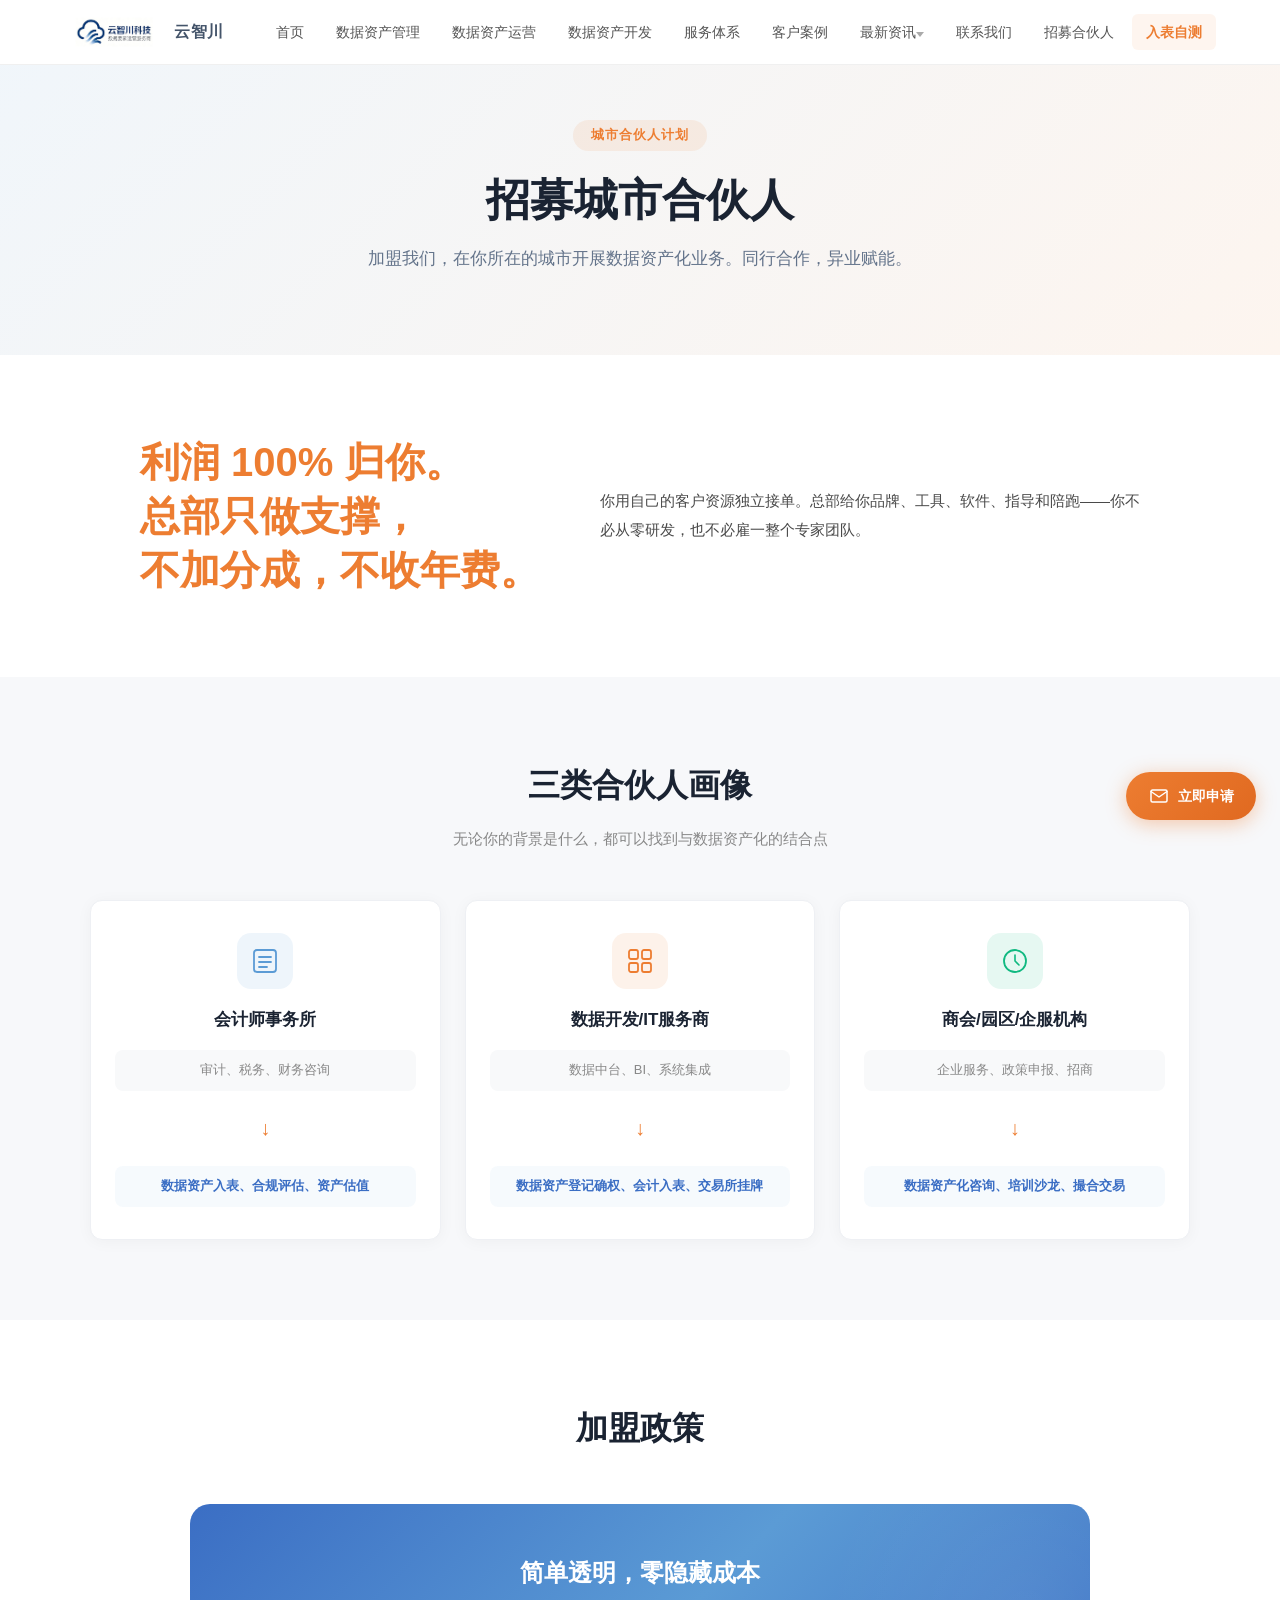
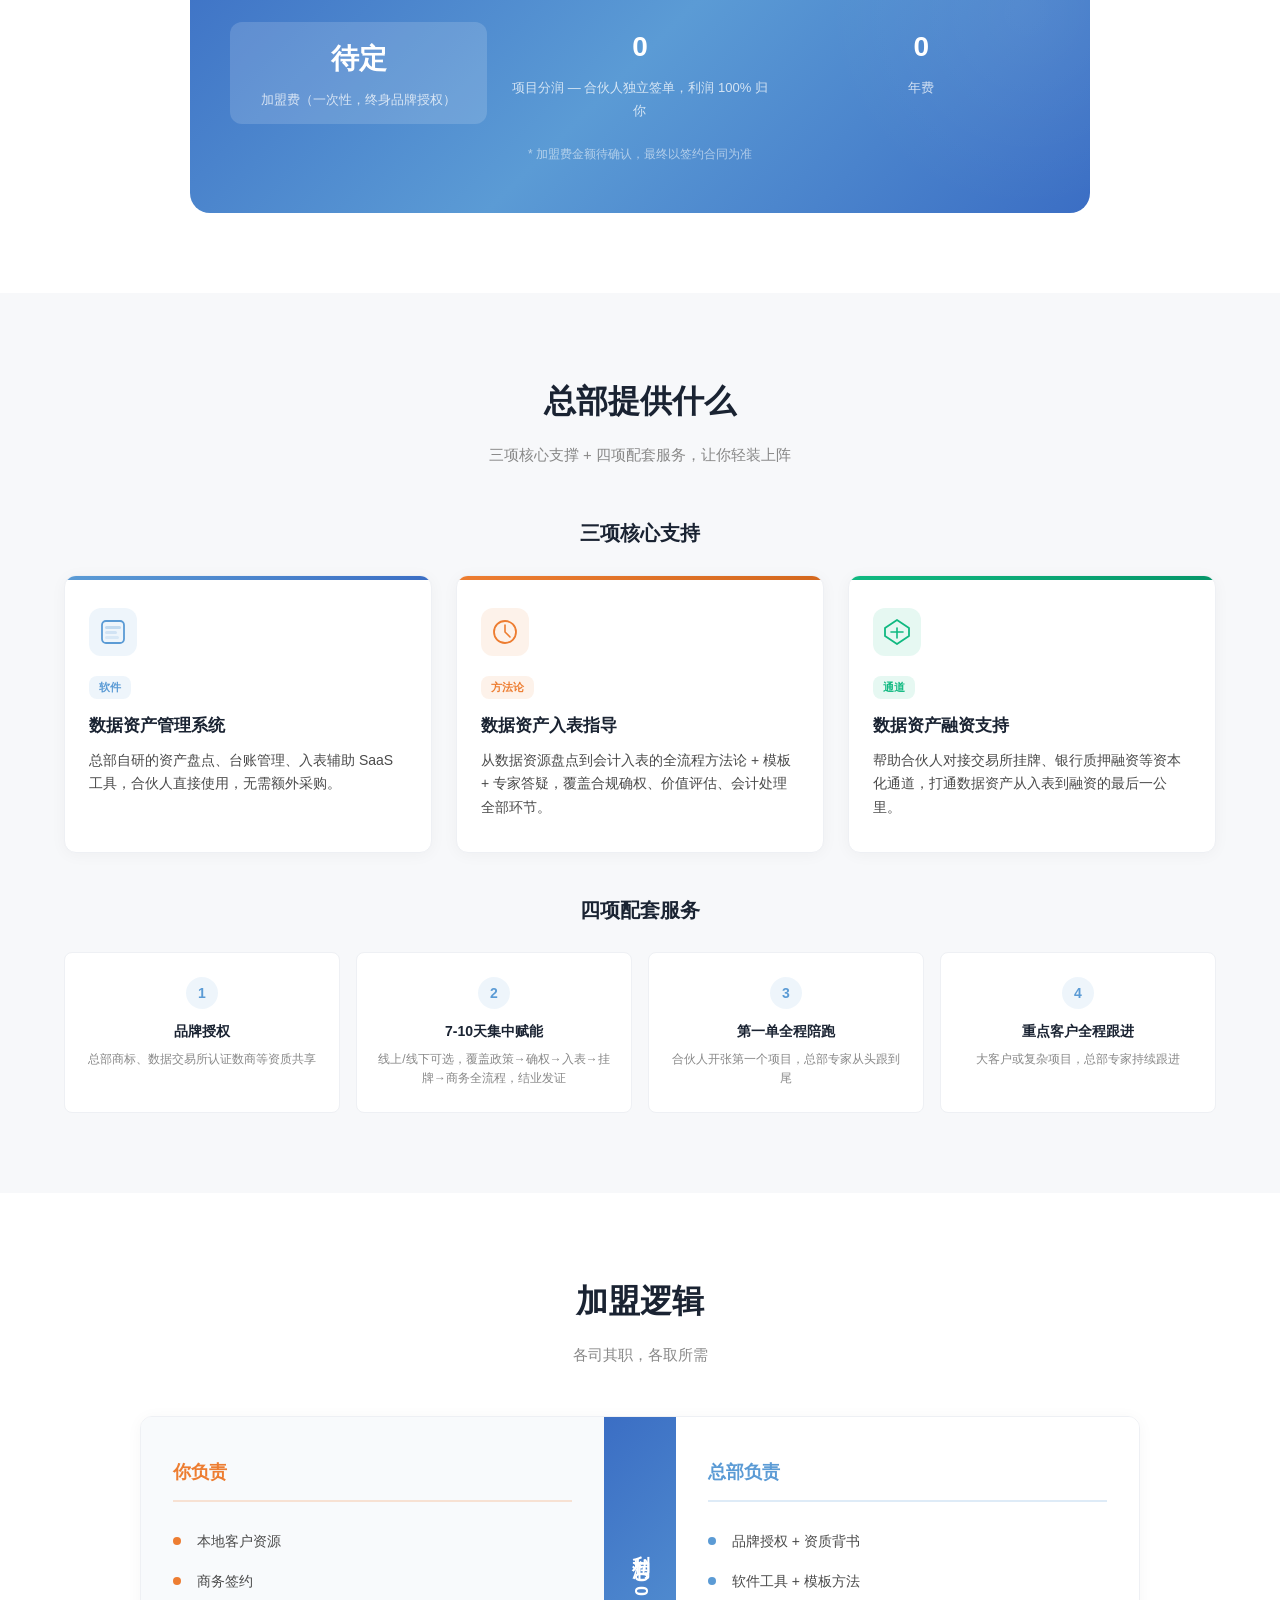
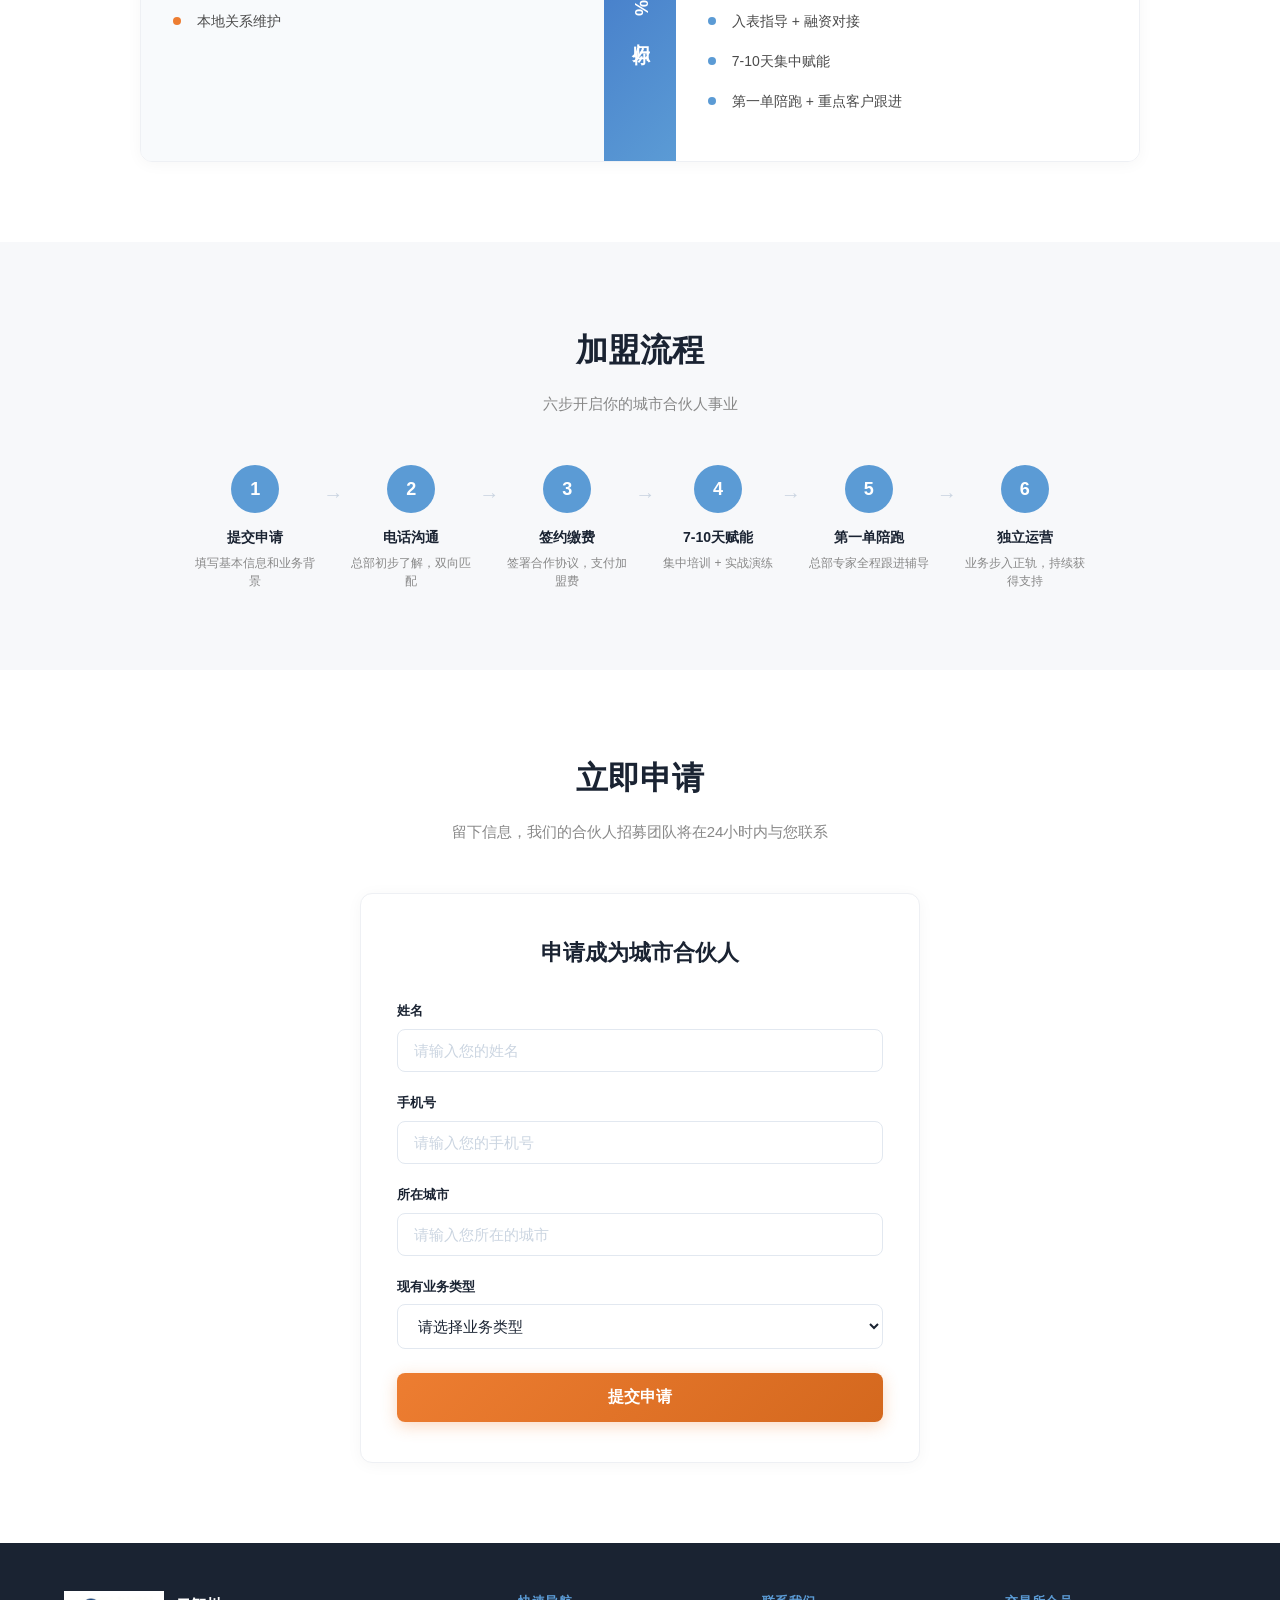
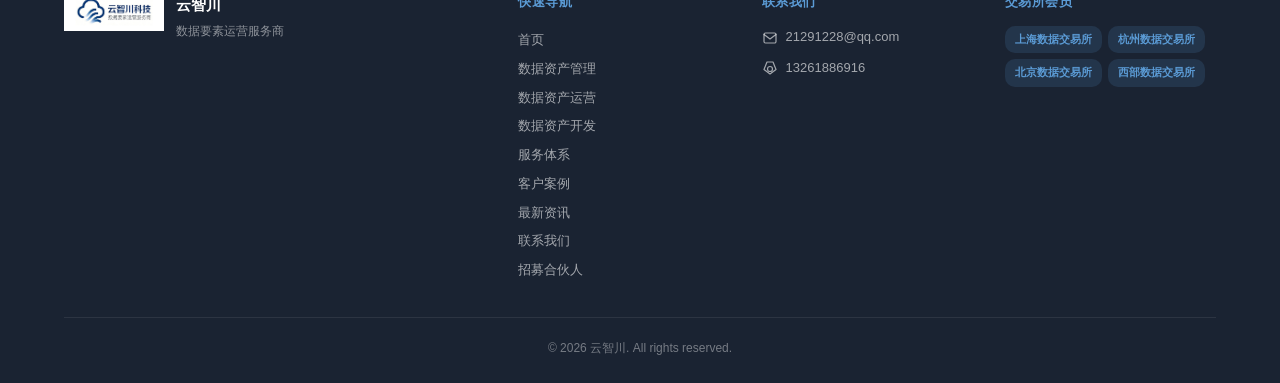
<file: partner.html>
<!DOCTYPE html>
<html lang="zh-CN">
<head>
<meta charset="UTF-8">
<meta name="viewport" content="width=device-width, initial-scale=1.0">
<meta name="description" content="云智川 - 招募城市合伙人，加盟我们，在你所在的城市开展数据资产化业务">
<title>招募城市合伙人 | 云智川科技</title>
<link rel="icon" type="image/x-icon" href="images/logo.jpg">
<link rel="stylesheet" href="style.css">
<style>
/* partner.html 专属样式 */
:root {
  --blue: #5B9BD5;
  --blue-dark: #3B6EC4;
  --orange: #ED7D31;
  --orange-light: rgba(237,125,49,.1);
  --text-dark: #1a2332;
  --text-body: #4A4A4A;
  --text-muted: #888;
  --card-bg: #FFFFFF;
  --radius-sm: 8px;
  --radius-md: 12px;
  --radius-lg: 20px;
  --shadow-card: 0 2px 16px rgba(0,0,0,.04);
  --shadow-hover: 0 8px 32px rgba(0,0,0,.08);
  --transition: all .3s ease;
}

/* ----- Hero ----- */
.partner-hero {
  background: linear-gradient(135deg, #f0f6fb 0%, #fdf5ef 100%);
  padding: 120px 0 80px;
  text-align: center;
}
.partner-hero .section-num {
  display: inline-block;
  font-size: 13px;
  font-weight: 700;
  color: var(--orange);
  background: var(--orange-light);
  padding: 4px 18px;
  border-radius: 20px;
  margin-bottom: 20px;
  letter-spacing: 1px;
}
.partner-hero h1 {
  font-size: clamp(28px, 5vw, 44px);
  font-weight: 800;
  color: var(--text-dark);
  margin: 0 0 16px;
  line-height: 1.3;
}
.partner-hero .hero-sub {
  font-size: 17px;
  color: #64748B;
  max-width: 640px;
  margin: 0 auto;
  line-height: 1.8;
}

/* ----- 通用模块 ----- */
.partner-module {
  padding: 80px 0;
}
.partner-module-alt {
  background: #f7f8fa;
}
.partner-module .container {
  max-width: 1200px;
  margin: 0 auto;
  padding: 0 24px;
}
.partner-section-header {
  text-align: center;
  margin-bottom: 48px;
}
.partner-section-header h2 {
  font-size: clamp(24px, 3.5vw, 32px);
  font-weight: 800;
  color: var(--text-dark);
  margin: 0 0 12px;
}
.partner-section-header .section-desc {
  font-size: 15px;
  color: var(--text-muted);
  line-height: 1.8;
  max-width: 600px;
  margin: 0 auto;
}

/* ----- 定位区 ----- */
.positioning-block {
  display: flex;
  align-items: center;
  gap: 60px;
  max-width: 1000px;
  margin: 0 auto;
}
.positioning-left {
  flex: 0 0 auto;
}
.positioning-left .big-text {
  font-size: clamp(28px, 4vw, 40px);
  font-weight: 800;
  color: var(--orange);
  line-height: 1.35;
}
.positioning-right {
  flex: 1;
}
.positioning-right p {
  font-size: 15px;
  color: var(--text-body);
  line-height: 1.9;
  margin: 0;
}

/* ----- 三类合伙人卡片 ----- */
.partner-card-grid {
  display: grid;
  grid-template-columns: repeat(3, 1fr);
  gap: 24px;
  max-width: 1100px;
  margin: 0 auto;
}
.partner-card {
  background: var(--card-bg);
  border-radius: var(--radius-md);
  padding: 32px 24px;
  box-shadow: var(--shadow-card);
  border: 1px solid #eef0f4;
  transition: var(--transition);
  text-align: center;
  display: flex;
  flex-direction: column;
  gap: 16px;
}
.partner-card:hover {
  transform: translateY(-4px);
  box-shadow: var(--shadow-hover);
  border-color: rgba(91,155,213,.2);
}
.partner-card .pc-icon {
  width: 56px;
  height: 56px;
  margin: 0 auto;
  border-radius: 14px;
  display: flex;
  align-items: center;
  justify-content: center;
}
.partner-card:nth-child(1) .pc-icon { background: rgba(91,155,213,.1); }
.partner-card:nth-child(2) .pc-icon { background: rgba(237,125,49,.1); }
.partner-card:nth-child(3) .pc-icon { background: rgba(16,185,129,.1); }
.partner-card h4 {
  font-size: 17px;
  font-weight: 700;
  color: var(--text-dark);
  margin: 0;
}
.partner-card .pc-existing {
  font-size: 13px;
  color: var(--text-muted);
  padding: 10px 16px;
  background: #f8f9fa;
  border-radius: var(--radius-sm);
  line-height: 1.6;
}
.partner-card .pc-arrow {
  color: var(--orange);
  font-size: 20px;
  font-weight: 700;
  margin: 4px 0;
}
.partner-card .pc-new {
  font-size: 13px;
  color: var(--blue-dark);
  font-weight: 600;
  padding: 10px 16px;
  background: rgba(91,155,213,.05);
  border-radius: var(--radius-sm);
  line-height: 1.6;
}

/* ----- 加盟费区 ----- */
.fee-block {
  background: linear-gradient(135deg, #3B6EC4 0%, #5B9BD5 50%, #3B6EC4 100%);
  border-radius: var(--radius-lg);
  padding: 48px 40px;
  color: #FFF;
  text-align: center;
  max-width: 900px;
  margin: 0 auto;
  position: relative;
  overflow: hidden;
}
.fee-block::before {
  content: '';
  position: absolute;
  top: -30%;
  right: -15%;
  width: 400px;
  height: 400px;
  background: radial-gradient(circle, rgba(255,255,255,.06) 0%, transparent 70%);
  border-radius: 50%;
  pointer-events: none;
}
.fee-block h3 {
  font-size: 24px;
  font-weight: 800;
  margin: 0 0 28px;
  position: relative;
  z-index: 1;
}
.fee-grid {
  display: grid;
  grid-template-columns: repeat(3, 1fr);
  gap: 24px;
  position: relative;
  z-index: 1;
}
.fee-item {
  text-align: center;
}
.fee-item .fee-value {
  font-size: clamp(20px, 3vw, 28px);
  font-weight: 800;
  margin-bottom: 6px;
}
.fee-item .fee-label {
  font-size: 13px;
  color: rgba(255,255,255,.75);
}
.fee-highlight {
  background: rgba(255,255,255,.15);
  border-radius: var(--radius-md);
  padding: 12px 20px;
}
.fee-note {
  font-size: 12px;
  color: rgba(255,255,255,.55);
  margin-top: 20px;
  position: relative;
  z-index: 1;
}

/* ----- 总部提供什么 ----- */
.support-grid {
  display: grid;
  grid-template-columns: repeat(3, 1fr);
  gap: 24px;
  margin-bottom: 32px;
}
.support-card {
  background: var(--card-bg);
  border-radius: var(--radius-md);
  padding: 32px 24px;
  box-shadow: var(--shadow-card);
  border: 1px solid #eef0f4;
  transition: var(--transition);
  position: relative;
  overflow: hidden;
}
.support-card::before {
  content: '';
  position: absolute;
  top: 0;
  left: 0;
  right: 0;
  height: 4px;
}
.support-card:nth-child(1)::before { background: linear-gradient(90deg, #5B9BD5, #3B6EC4); }
.support-card:nth-child(2)::before { background: linear-gradient(90deg, #ED7D31, #D4681E); }
.support-card:nth-child(3)::before { background: linear-gradient(90deg, #10B981, #059669); }
.support-card:hover {
  transform: translateY(-4px);
  box-shadow: var(--shadow-hover);
}
.support-card .sc-icon {
  width: 48px;
  height: 48px;
  border-radius: 12px;
  display: flex;
  align-items: center;
  justify-content: center;
  margin-bottom: 16px;
}
.support-card:nth-child(1) .sc-icon { background: rgba(91,155,213,.1); }
.support-card:nth-child(2) .sc-icon { background: rgba(237,125,49,.1); }
.support-card:nth-child(3) .sc-icon { background: rgba(16,185,129,.1); }
.support-card h4 {
  font-size: 17px;
  font-weight: 700;
  color: var(--text-dark);
  margin: 0 0 8px;
}
.support-card .sc-label {
  display: inline-block;
  font-size: 11px;
  font-weight: 700;
  padding: 2px 10px;
  border-radius: 8px;
  margin-bottom: 12px;
}
.support-card:nth-child(1) .sc-label { color: #5B9BD5; background: rgba(91,155,213,.1); }
.support-card:nth-child(2) .sc-label { color: #ED7D31; background: rgba(237,125,49,.1); }
.support-card:nth-child(3) .sc-label { color: #10B981; background: rgba(16,185,129,.1); }
.support-card p {
  font-size: 14px;
  color: var(--text-body);
  line-height: 1.7;
  margin: 0;
}

.support-sub-grid {
  display: grid;
  grid-template-columns: repeat(4, 1fr);
  gap: 16px;
}
.support-sub-card {
  background: var(--card-bg);
  border-radius: var(--radius-sm);
  padding: 24px 18px;
  border: 1px solid #eef0f4;
  text-align: center;
  transition: var(--transition);
}
.support-sub-card:hover {
  border-color: rgba(91,155,213,.2);
  box-shadow: var(--shadow-card);
}
.support-sub-card .ssc-num {
  display: inline-flex;
  align-items: center;
  justify-content: center;
  width: 32px;
  height: 32px;
  border-radius: 50%;
  background: rgba(91,155,213,.1);
  color: var(--blue);
  font-size: 14px;
  font-weight: 700;
  margin-bottom: 10px;
}
.support-sub-card h5 {
  font-size: 14px;
  font-weight: 700;
  color: var(--text-dark);
  margin: 0 0 6px;
}
.support-sub-card p {
  font-size: 12px;
  color: var(--text-muted);
  line-height: 1.6;
  margin: 0;
}

/* ----- 加盟逻辑 ----- */
.logic-block {
  display: flex;
  gap: 0;
  max-width: 1000px;
  margin: 0 auto;
  border-radius: var(--radius-md);
  overflow: hidden;
  box-shadow: var(--shadow-card);
  border: 1px solid #eef0f4;
}
.logic-left, .logic-right {
  flex: 1;
  padding: 40px 32px;
}
.logic-left {
  background: #f8fafc;
}
.logic-right {
  background: #fff;
}
.logic-left h4, .logic-right h4 {
  font-size: 18px;
  font-weight: 700;
  color: var(--text-dark);
  margin: 0 0 20px;
  padding-bottom: 12px;
  border-bottom: 2px solid #eef0f4;
}
.logic-left h4 { color: var(--orange); border-bottom-color: rgba(237,125,49,.2); }
.logic-right h4 { color: var(--blue); border-bottom-color: rgba(91,155,213,.2); }
.logic-left ul, .logic-right ul {
  list-style: none;
  padding: 0;
  margin: 0;
}
.logic-left li, .logic-right li {
  padding: 8px 0 8px 24px;
  font-size: 14px;
  color: var(--text-body);
  line-height: 1.7;
  position: relative;
}
.logic-left li::before {
  content: '';
  position: absolute;
  left: 0;
  top: 15px;
  width: 8px;
  height: 8px;
  border-radius: 50%;
  background: var(--orange);
}
.logic-right li::before {
  content: '';
  position: absolute;
  left: 0;
  top: 15px;
  width: 8px;
  height: 8px;
  border-radius: 50%;
  background: var(--blue);
}
.logic-center {
  display: flex;
  align-items: center;
  justify-content: center;
  background: linear-gradient(135deg, #3B6EC4, #5B9BD5);
  color: #FFF;
  padding: 20px;
  writing-mode: vertical-rl;
  text-orientation: mixed;
  font-size: 18px;
  font-weight: 800;
  letter-spacing: 4px;
  min-width: 60px;
}

/* ----- 加盟流程 ----- */
.process-steps {
  display: flex;
  align-items: flex-start;
  justify-content: center;
  gap: 0;
  flex-wrap: wrap;
  max-width: 1000px;
  margin: 0 auto;
}
.process-step-item {
  text-align: center;
  flex: 0 0 auto;
  padding: 0 8px;
}
.process-step-num {
  width: 48px;
  height: 48px;
  border-radius: 50%;
  display: flex;
  align-items: center;
  justify-content: center;
  font-weight: 800;
  font-size: 18px;
  color: #FFF;
  margin: 0 auto 12px;
  position: relative;
  z-index: 1;
}
.process-step-item:nth-child(odd) .process-step-num { background: var(--blue); }
.process-step-item:nth-child(even) .process-step-num { background: var(--orange); }
.process-step-label {
  font-size: 14px;
  font-weight: 700;
  color: var(--text-dark);
  margin-bottom: 4px;
}
.process-step-desc {
  font-size: 12px;
  color: var(--text-muted);
  max-width: 120px;
  line-height: 1.5;
  margin: 0 auto;
}
.process-arrow {
  color: #CBD5E1;
  font-size: 20px;
  padding-top: 12px;
  flex-shrink: 0;
}

/* ----- CTA 表单 ----- */
.cta-form-block {
  max-width: 560px;
  margin: 0 auto;
  background: var(--card-bg);
  border-radius: var(--radius-md);
  padding: 40px 36px;
  box-shadow: var(--shadow-card);
  border: 1px solid #eef0f4;
}
.cta-form-block h3 {
  font-size: 22px;
  font-weight: 800;
  color: var(--text-dark);
  text-align: center;
  margin: 0 0 28px;
}
.form-group {
  margin-bottom: 20px;
}
.form-group label {
  display: block;
  font-size: 13px;
  font-weight: 600;
  color: var(--text-dark);
  margin-bottom: 6px;
}
.form-group input,
.form-group select {
  width: 100%;
  padding: 12px 16px;
  font-size: 15px;
  border: 1.5px solid #e2e8f0;
  border-radius: var(--radius-sm);
  background: #fff;
  color: var(--text-dark);
  transition: border-color .2s;
  font-family: inherit;
  box-sizing: border-box;
}
.form-group input:focus,
.form-group select:focus {
  outline: none;
  border-color: var(--blue);
  box-shadow: 0 0 0 3px rgba(91,155,213,.1);
}
.form-group input::placeholder {
  color: #cbd5e1;
}
.btn-submit {
  display: block;
  width: 100%;
  padding: 14px;
  font-size: 16px;
  font-weight: 700;
  color: #FFF;
  background: linear-gradient(135deg, #ED7D31, #D4681E);
  border: none;
  border-radius: var(--radius-sm);
  cursor: pointer;
  transition: all .25s;
  box-shadow: 0 4px 16px rgba(237,125,49,.3);
  font-family: inherit;
  margin-top: 24px;
}
.btn-submit:hover {
  transform: translateY(-2px);
  box-shadow: 0 8px 24px rgba(237,125,49,.4);
}

/* ========== 响应式 ========== */
@media (max-width: 1024px) {
  .partner-card-grid { grid-template-columns: 1fr; max-width: 480px; }
  .support-grid { grid-template-columns: 1fr; max-width: 480px; margin-left: auto; margin-right: auto; }
  .support-sub-grid { grid-template-columns: repeat(2, 1fr); }
}

@media (max-width: 768px) {
  .partner-hero { padding: 100px 0 60px; }
  .partner-module { padding: 56px 0; }
  .positioning-block { flex-direction: column; gap: 28px; text-align: center; }
  .positioning-left .big-text { font-size: 26px; }
  .fee-grid { grid-template-columns: 1fr; gap: 16px; }
  .logic-block { flex-direction: column; }
  .logic-center { writing-mode: horizontal-tb; min-width: auto; padding: 12px; font-size: 16px; letter-spacing: 2px; }
  .process-steps { flex-direction: column; align-items: center; gap: 16px; }
  .process-arrow { transform: rotate(90deg); padding-top: 0; font-size: 18px; }
  .support-sub-grid { grid-template-columns: 1fr 1fr; }
  .partner-card-grid { grid-template-columns: 1fr; }
}

@media (max-width: 480px) {
  .partner-hero h1 { font-size: 24px; }
  .support-sub-grid { grid-template-columns: 1fr; }
  .fee-block { padding: 32px 20px; }
  .cta-form-block { padding: 28px 20px; }
}
</style>
</head>
<body>

<!-- ========== HEADER ========== -->
<header class="site-header" id="header">
  <div class="header-inner">
    <a class="logo" href="index.html">
      <img src="images/logo.jpg" alt="云智川科技" width="100" height="39" loading="eager">
      <span class="logo-text">云智川</span>
    </a>
    <nav class="main-nav" id="mainNav">
      <ul>
        <li><a href="index.html">首页</a></li>
        <li><a href="index.html#asset-management">数据资产管理</a></li>
        <li><a href="operations.html">数据资产运营</a></li>
        <li><a href="data-asset-dev.html">数据资产开发</a></li>
        <li><a href="services.html">服务体系</a></li>
        <li><a href="index.html#cases">客户案例</a></li>
        <li class="nav-dropdown">
          <a href="index.html#news" class="nav-dropdown-toggle">最新资讯</a>
          <ul class="nav-dropdown-menu">
            <li><a href="industry-reference.html">行业参考</a></li>
            <li><a href="index.html#news-policy">政策速递</a></li>
          </ul>
        </li>
        <li><a href="index.html#contact">联系我们</a></li>
        <li><a href="partner.html" class="active" aria-current="page">招募合伙人</a></li>
        <li><a href="self-test.html" class="nav-cta">入表自测</a></li>
      </ul>
    </nav>
    <button class="menu-toggle" id="menuToggle" aria-label="菜单" aria-expanded="false">
      <span></span><span></span><span></span>
    </button>
  </div>
</header>

<main>

<!-- ========== 1. Hero ========== -->
<section class="partner-hero">
  <div class="container">
    <span class="section-num">城市合伙人计划</span>
    <h1>招募城市合伙人</h1>
    <p class="hero-sub">加盟我们，在你所在的城市开展数据资产化业务。同行合作，异业赋能。</p>
  </div>
</section>

<!-- ========== 2. 定位区 ========== -->
<section class="partner-module" id="positioning">
  <div class="container">
    <div class="positioning-block">
      <div class="positioning-left">
        <div class="big-text">利润 100% 归你。<br>总部只做支撑，<br>不加分成，不收年费。</div>
      </div>
      <div class="positioning-right">
        <p>你用自己的客户资源独立接单。总部给你品牌、工具、软件、指导和陪跑——你不必从零研发，也不必雇一整个专家团队。</p>
      </div>
    </div>
  </div>
</section>

<!-- ========== 3. 三类合伙人画像 ========== -->
<section class="partner-module partner-module-alt" id="partner-types">
  <div class="container">
    <div class="partner-section-header">
      <h2>三类合伙人画像</h2>
      <p class="section-desc">无论你的背景是什么，都可以找到与数据资产化的结合点</p>
    </div>

    <div class="partner-card-grid">
      <!-- 会计师事务所 -->
      <div class="partner-card" data-animate>
        <div class="pc-icon">
          <svg width="28" height="28" viewBox="0 0 28 28" fill="none"><rect x="3" y="3" width="22" height="22" rx="3" stroke="#5B9BD5" stroke-width="1.8"/><path d="M8 10h12M8 15h12M8 20h8" stroke="#5B9BD5" stroke-width="1.8" stroke-linecap="round"/></svg>
        </div>
        <h4>会计师事务所</h4>
        <div class="pc-existing">审计、税务、财务咨询</div>
        <div class="pc-arrow">↓</div>
        <div class="pc-new">数据资产入表、合规评估、资产估值</div>
      </div>

      <!-- 数据开发/IT服务商 -->
      <div class="partner-card" data-animate>
        <div class="pc-icon">
          <svg width="28" height="28" viewBox="0 0 28 28" fill="none"><rect x="3" y="3" width="9" height="9" rx="2" stroke="#ED7D31" stroke-width="1.8"/><rect x="16" y="3" width="9" height="9" rx="2" stroke="#ED7D31" stroke-width="1.8"/><rect x="3" y="16" width="9" height="9" rx="2" stroke="#ED7D31" stroke-width="1.8"/><rect x="16" y="16" width="9" height="9" rx="2" stroke="#ED7D31" stroke-width="1.8"/></svg>
        </div>
        <h4>数据开发/IT服务商</h4>
        <div class="pc-existing">数据中台、BI、系统集成</div>
        <div class="pc-arrow">↓</div>
        <div class="pc-new">数据资产登记确权、会计入表、交易所挂牌</div>
      </div>

      <!-- 商会/园区/企服机构 -->
      <div class="partner-card" data-animate>
        <div class="pc-icon">
          <svg width="28" height="28" viewBox="0 0 28 28" fill="none"><circle cx="14" cy="14" r="11" stroke="#10B981" stroke-width="1.8"/><path d="M14 8v6l4 4" stroke="#10B981" stroke-width="1.6" stroke-linecap="round"/></svg>
        </div>
        <h4>商会/园区/企服机构</h4>
        <div class="pc-existing">企业服务、政策申报、招商</div>
        <div class="pc-arrow">↓</div>
        <div class="pc-new">数据资产化咨询、培训沙龙、撮合交易</div>
      </div>
    </div>
  </div>
</section>

<!-- ========== 4. 加盟费区 ========== -->
<section class="partner-module" id="fee">
  <div class="container">
    <div class="partner-section-header">
      <h2>加盟政策</h2>
    </div>
    <div class="fee-block">
      <h3>简单透明，零隐藏成本</h3>
      <div class="fee-grid">
        <div class="fee-item fee-highlight">
          <div class="fee-value">待定</div>
          <div class="fee-label">加盟费（一次性，终身品牌授权）</div>
        </div>
        <div class="fee-item">
          <div class="fee-value">0</div>
          <div class="fee-label">项目分润 — 合伙人独立签单，利润 100% 归你</div>
        </div>
        <div class="fee-item">
          <div class="fee-value">0</div>
          <div class="fee-label">年费</div>
        </div>
      </div>
      <p class="fee-note">* 加盟费金额待确认，最终以签约合同为准</p>
    </div>
  </div>
</section>

<!-- ========== 5. 总部提供什么 ========== -->
<section class="partner-module partner-module-alt" id="support">
  <div class="container">
    <div class="partner-section-header">
      <h2>总部提供什么</h2>
      <p class="section-desc">三项核心支撑 + 四项配套服务，让你轻装上阵</p>
    </div>

    <!-- 三项核心支持 -->
    <h3 style="text-align:center;font-size:20px;font-weight:700;color:var(--text-dark);margin-bottom:24px;">三项核心支持</h3>
    <div class="support-grid">
      <div class="support-card" data-animate>
        <div class="sc-icon">
          <svg width="28" height="28" viewBox="0 0 28 28" fill="none"><rect x="3" y="3" width="22" height="22" rx="4" stroke="#5B9BD5" stroke-width="1.8"/><rect x="6" y="8" width="16" height="3" rx="1.5" fill="#5B9BD5" opacity="0.3"/><rect x="6" y="13" width="12" height="3" rx="1.5" fill="#5B9BD5" opacity="0.2"/><rect x="6" y="18" width="14" height="3" rx="1.5" fill="#5B9BD5" opacity="0.15"/></svg>
        </div>
        <span class="sc-label">软件</span>
        <h4>数据资产管理系统</h4>
        <p>总部自研的资产盘点、台账管理、入表辅助 SaaS 工具，合伙人直接使用，无需额外采购。</p>
      </div>
      <div class="support-card" data-animate>
        <div class="sc-icon">
          <svg width="28" height="28" viewBox="0 0 28 28" fill="none"><circle cx="14" cy="14" r="11" stroke="#ED7D31" stroke-width="1.8"/><path d="M14 7v7l5 5" stroke="#ED7D31" stroke-width="1.6" stroke-linecap="round"/></svg>
        </div>
        <span class="sc-label">方法论</span>
        <h4>数据资产入表指导</h4>
        <p>从数据资源盘点到会计入表的全流程方法论 + 模板 + 专家答疑，覆盖合规确权、价值评估、会计处理全部环节。</p>
      </div>
      <div class="support-card" data-animate>
        <div class="sc-icon">
          <svg width="28" height="28" viewBox="0 0 28 28" fill="none"><path d="M14 2l12 8v8L14 26 2 18v-8l12-8z" stroke="#10B981" stroke-width="1.8" stroke-linejoin="round"/><line x1="14" y1="10" x2="14" y2="20" stroke="#10B981" stroke-width="1.6" stroke-linecap="round"/><line x1="8" y1="14" x2="20" y2="14" stroke="#10B981" stroke-width="1.6" stroke-linecap="round"/></svg>
        </div>
        <span class="sc-label">通道</span>
        <h4>数据资产融资支持</h4>
        <p>帮助合伙人对接交易所挂牌、银行质押融资等资本化通道，打通数据资产从入表到融资的最后一公里。</p>
      </div>
    </div>

    <!-- 四项配套服务 -->
    <h3 style="text-align:center;font-size:20px;font-weight:700;color:var(--text-dark);margin:40px 0 24px;">四项配套服务</h3>
    <div class="support-sub-grid">
      <div class="support-sub-card" data-animate>
        <div class="ssc-num">1</div>
        <h5>品牌授权</h5>
        <p>总部商标、数据交易所认证数商等资质共享</p>
      </div>
      <div class="support-sub-card" data-animate>
        <div class="ssc-num">2</div>
        <h5>7-10天集中赋能</h5>
        <p>线上/线下可选，覆盖政策→确权→入表→挂牌→商务全流程，结业发证</p>
      </div>
      <div class="support-sub-card" data-animate>
        <div class="ssc-num">3</div>
        <h5>第一单全程陪跑</h5>
        <p>合伙人开张第一个项目，总部专家从头跟到尾</p>
      </div>
      <div class="support-sub-card" data-animate>
        <div class="ssc-num">4</div>
        <h5>重点客户全程跟进</h5>
        <p>大客户或复杂项目，总部专家持续跟进</p>
      </div>
    </div>
  </div>
</section>

<!-- ========== 6. 加盟逻辑 ========== -->
<section class="partner-module" id="logic">
  <div class="container">
    <div class="partner-section-header">
      <h2>加盟逻辑</h2>
      <p class="section-desc">各司其职，各取所需</p>
    </div>

    <div class="logic-block">
      <div class="logic-left">
        <h4>你负责</h4>
        <ul>
          <li>本地客户资源</li>
          <li>商务签约</li>
          <li>本地关系维护</li>
        </ul>
      </div>
      <div class="logic-center">利润 100% 归你</div>
      <div class="logic-right">
        <h4>总部负责</h4>
        <ul>
          <li>品牌授权 + 资质背书</li>
          <li>软件工具 + 模板方法</li>
          <li>入表指导 + 融资对接</li>
          <li>7-10天集中赋能</li>
          <li>第一单陪跑 + 重点客户跟进</li>
        </ul>
      </div>
    </div>
  </div>
</section>

<!-- ========== 7. 加盟流程 ========== -->
<section class="partner-module partner-module-alt" id="process">
  <div class="container">
    <div class="partner-section-header">
      <h2>加盟流程</h2>
      <p class="section-desc">六步开启你的城市合伙人事业</p>
    </div>

    <div class="process-steps">
      <div class="process-step-item" data-animate>
        <div class="process-step-num">1</div>
        <div class="process-step-label">提交申请</div>
        <div class="process-step-desc">填写基本信息和业务背景</div>
      </div>
      <span class="process-arrow">→</span>
      <div class="process-step-item" data-animate>
        <div class="process-step-num">2</div>
        <div class="process-step-label">电话沟通</div>
        <div class="process-step-desc">总部初步了解，双向匹配</div>
      </div>
      <span class="process-arrow">→</span>
      <div class="process-step-item" data-animate>
        <div class="process-step-num">3</div>
        <div class="process-step-label">签约缴费</div>
        <div class="process-step-desc">签署合作协议，支付加盟费</div>
      </div>
      <span class="process-arrow">→</span>
      <div class="process-step-item" data-animate>
        <div class="process-step-num">4</div>
        <div class="process-step-label">7-10天赋能</div>
        <div class="process-step-desc">集中培训 + 实战演练</div>
      </div>
      <span class="process-arrow">→</span>
      <div class="process-step-item" data-animate>
        <div class="process-step-num">5</div>
        <div class="process-step-label">第一单陪跑</div>
        <div class="process-step-desc">总部专家全程跟进辅导</div>
      </div>
      <span class="process-arrow">→</span>
      <div class="process-step-item" data-animate>
        <div class="process-step-num">6</div>
        <div class="process-step-label">独立运营</div>
        <div class="process-step-desc">业务步入正轨，持续获得支持</div>
      </div>
    </div>
  </div>
</section>

<!-- ========== 8. CTA 表单 ========== -->
<section class="partner-module" id="apply">
  <div class="container">
    <div class="partner-section-header">
      <h2>立即申请</h2>
      <p class="section-desc">留下信息，我们的合伙人招募团队将在24小时内与您联系</p>
    </div>

    <div class="cta-form-block">
      <h3>申请成为城市合伙人</h3>
      <form action="#" method="post">
        <div class="form-group">
          <label for="name">姓名</label>
          <input type="text" id="name" name="name" placeholder="请输入您的姓名" required>
        </div>
        <div class="form-group">
          <label for="phone">手机号</label>
          <input type="tel" id="phone" name="phone" placeholder="请输入您的手机号" required>
        </div>
        <div class="form-group">
          <label for="city">所在城市</label>
          <input type="text" id="city" name="city" placeholder="请输入您所在的城市" required>
        </div>
        <div class="form-group">
          <label for="biz-type">现有业务类型</label>
          <select id="biz-type" name="biz_type" required>
            <option value="">请选择业务类型</option>
            <option value="accounting">会计师事务所</option>
            <option value="it">数据开发/IT服务商</option>
            <option value="service">商会/园区/企服机构</option>
            <option value="other">其他</option>
          </select>
        </div>
        <button type="submit" class="btn-submit">提交申请</button>
      </form>
    </div>
  </div>
</section>

</main>

<!-- ========== FOOTER ========== -->
<footer class="site-footer">
  <div class="container">
    <div class="footer-grid">
      <div class="footer-brand">
        <img src="images/logo.jpg" alt="" width="100" height="39" loading="lazy">
        <div>
          <span class="footer-company">云智川</span>
          <p class="footer-tagline">数据要素运营服务商</p>
        </div>
      </div>
      <div class="footer-links-col">
        <h4>快速导航</h4>
        <a href="index.html">首页</a>
        <a href="index.html#asset-management">数据资产管理</a>
        <a href="operations.html">数据资产运营</a>
        <a href="data-asset-dev.html">数据资产开发</a>
        <a href="services.html">服务体系</a>
        <a href="index.html#cases">客户案例</a>
        <a href="index.html#news">最新资讯</a>
        <a href="index.html#contact">联系我们</a>
        <a href="partner.html">招募合伙人</a>
      </div>
      <div class="footer-contact-col">
        <h4>联系我们</h4>
        <div class="footer-contact-item"><svg width="16" height="16" viewBox="0 0 16 16" fill="none"><path d="M2 4.5A1.5 1.5 0 013.5 3h9A1.5 1.5 0 0114 4.5v7a1.5 1.5 0 01-1.5 1.5h-9A1.5 1.5 0 012 11.5v-7z" stroke="currentColor" stroke-width="1.2"/><path d="M2 4.5L8 9l6-4.5" stroke="currentColor" stroke-width="1.2" stroke-linecap="round" stroke-linejoin="round"/></svg><span>21291228@qq.com</span></div>
        <div class="footer-contact-item"><svg width="16" height="16" viewBox="0 0 16 16" fill="none"><path d="M5 2h6l3 7.5L8 14l-6-4.5 3-7.5z" stroke="currentColor" stroke-width="1.2" stroke-linejoin="round"/><circle cx="8" cy="9" r="2.5" stroke="currentColor" stroke-width="1.2"/></svg><span>13261886916</span></div>
      </div>
      <div class="footer-badges-col">
        <h4>交易所会员</h4>
        <div class="footer-badges">
          <span class="footer-badge">上海数据交易所</span>
          <span class="footer-badge">杭州数据交易所</span>
          <span class="footer-badge">北京数据交易所</span>
          <span class="footer-badge">西部数据交易所</span>
        </div>
      </div>
    </div>
    <div class="footer-bottom">
      <p>&copy; 2026 云智川. All rights reserved.</p>
    </div>
  </div>
</footer>

<!-- ========== 悬浮咨询 ========== -->
<div class="floating-cta" id="floatingCta">
  <a href="#apply" class="floating-cta-btn">
    <svg width="22" height="22" viewBox="0 0 22 22" fill="none"><path d="M3 6.5A1.5 1.5 0 014.5 5h13A1.5 1.5 0 0119 6.5v9a1.5 1.5 0 01-1.5 1.5h-13A1.5 1.5 0 013 15.5v-9z" stroke="currentColor" stroke-width="1.5"/><path d="M3 6.5L11 12l8-5.5" stroke="currentColor" stroke-width="1.5" stroke-linecap="round" stroke-linejoin="round"/></svg>
    <span>立即申请</span>
  </a>
</div>

<script src="main.js"></script>
</body>
</html>
</file>
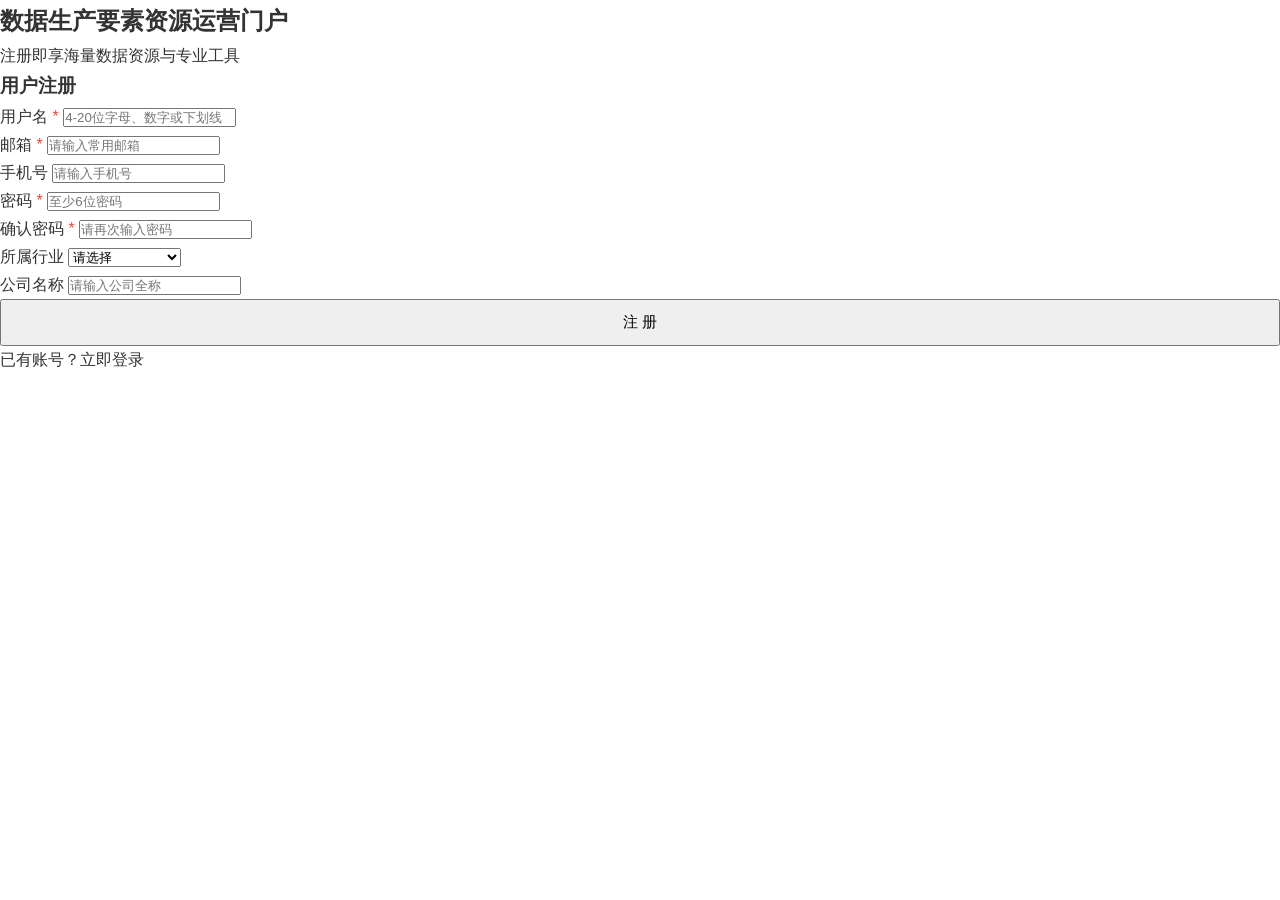
<file: register.html>
<!DOCTYPE html>
<html lang="zh-CN">
<head>
<meta charset="UTF-8">
<meta name="viewport" content="width=device-width, initial-scale=1.0">
<title>用户注册 - 数据生产要素资源运营门户</title>
<link rel="stylesheet" href="style.css">
</head>
<body>

<div class="auth-page">
  <div class="auth-banner">
    <div class="auth-banner-content">
      <h2>数据生产要素资源运营门户</h2>
      <p>注册即享海量数据资源与专业工具</p>
    </div>
  </div>

  <div class="auth-form-panel">
    <div class="auth-card" style="max-height:90vh;overflow-y:auto;">
      <h3>用户注册</h3>
      <form data-validate>
        <div class="form-group">
          <label class="form-label">用户名 <span style="color:#E74C3C;">*</span></label>
          <input type="text" class="form-input" placeholder="4-20位字母、数字或下划线" name="username" data-required>
          <span class="form-error-msg"></span>
        </div>
        <div class="form-group">
          <label class="form-label">邮箱 <span style="color:#E74C3C;">*</span></label>
          <input type="email" class="form-input" placeholder="请输入常用邮箱" name="email" data-required>
          <span class="form-error-msg"></span>
        </div>
        <div class="form-group">
          <label class="form-label">手机号</label>
          <input type="text" class="form-input" placeholder="请输入手机号" name="phone" data-phone>
          <span class="form-error-msg"></span>
        </div>
        <div class="form-group">
          <label class="form-label">密码 <span style="color:#E74C3C;">*</span></label>
          <input type="password" class="form-input" placeholder="至少6位密码" name="password" data-required data-minlen="6">
          <span class="form-error-msg"></span>
        </div>
        <div class="form-group">
          <label class="form-label">确认密码 <span style="color:#E74C3C;">*</span></label>
          <input type="password" class="form-input" placeholder="请再次输入密码" name="confirm_password" data-required>
          <span class="form-error-msg"></span>
        </div>
        <div class="form-group">
          <label class="form-label">所属行业</label>
          <select class="form-select">
            <option value="">请选择</option>
            <option>政府与公共事业</option>
            <option>金融</option>
            <option>互联网与科技</option>
            <option>制造业</option>
            <option>医疗健康</option>
            <option>教育科研</option>
            <option>交通运输</option>
            <option>能源环保</option>
            <option>其他</option>
          </select>
        </div>
        <div class="form-group">
          <label class="form-label">公司名称</label>
          <input type="text" class="form-input" placeholder="请输入公司全称">
        </div>
        <button type="submit" class="btn btn-primary" style="width:100%;padding:12px;font-size:15px;">注 册</button>
      </form>
      <div class="auth-links">
        已有账号？<a href="admin-login.html">立即登录</a>
      </div>
    </div>
  </div>
</div>

<script src="main.js"></script>
</body>
</html>
</file>
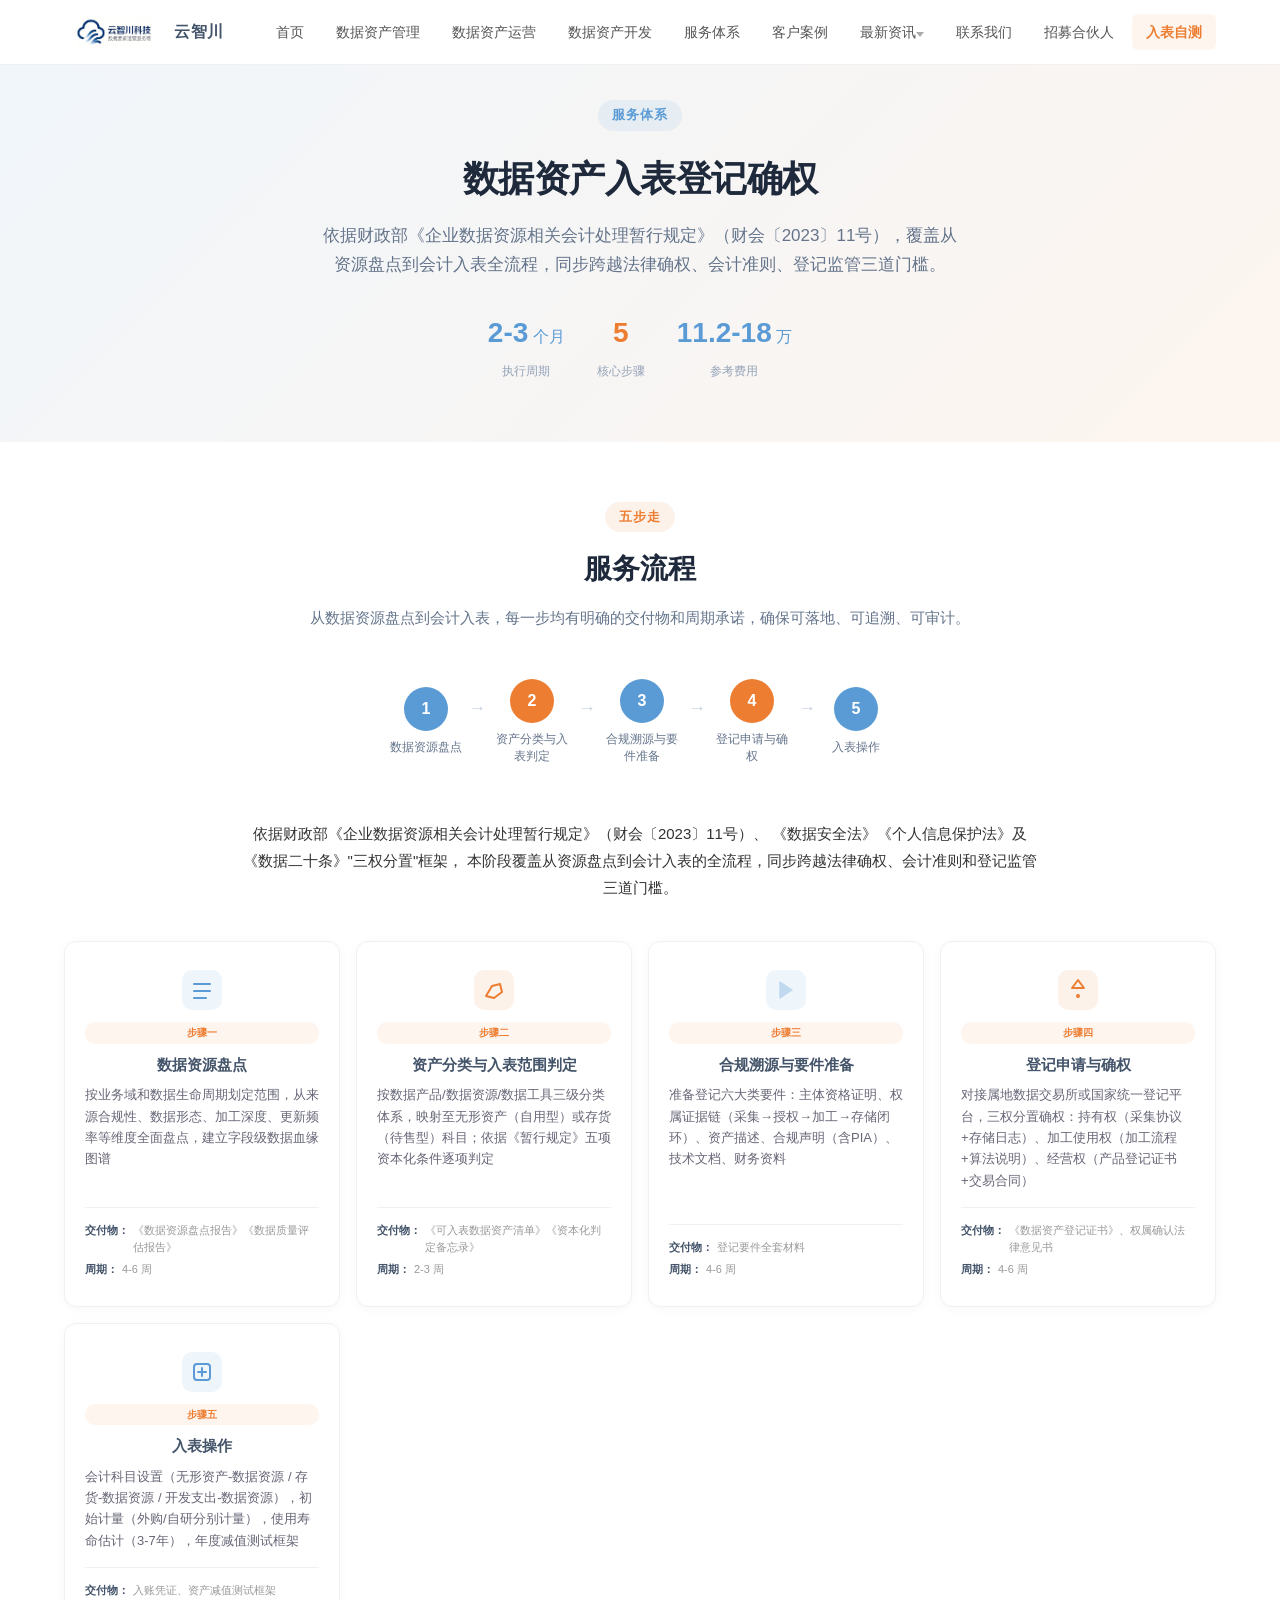
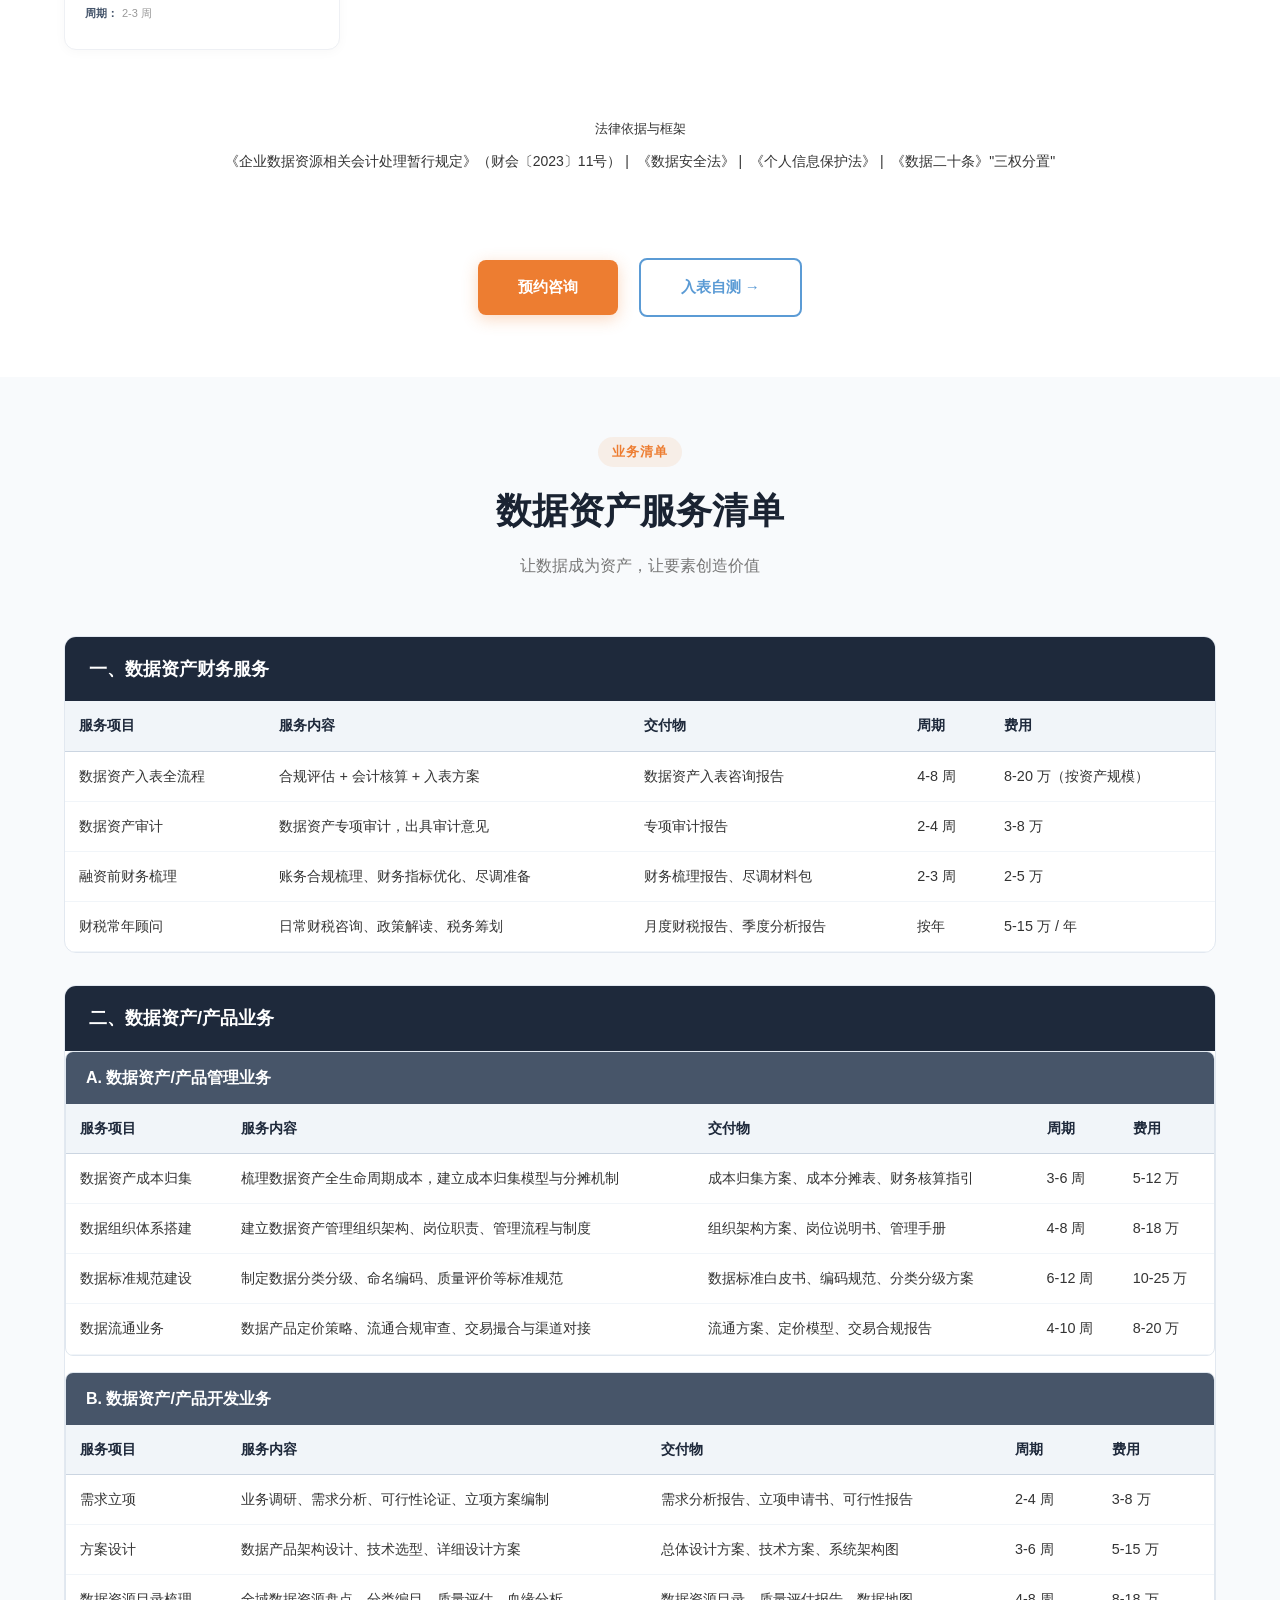
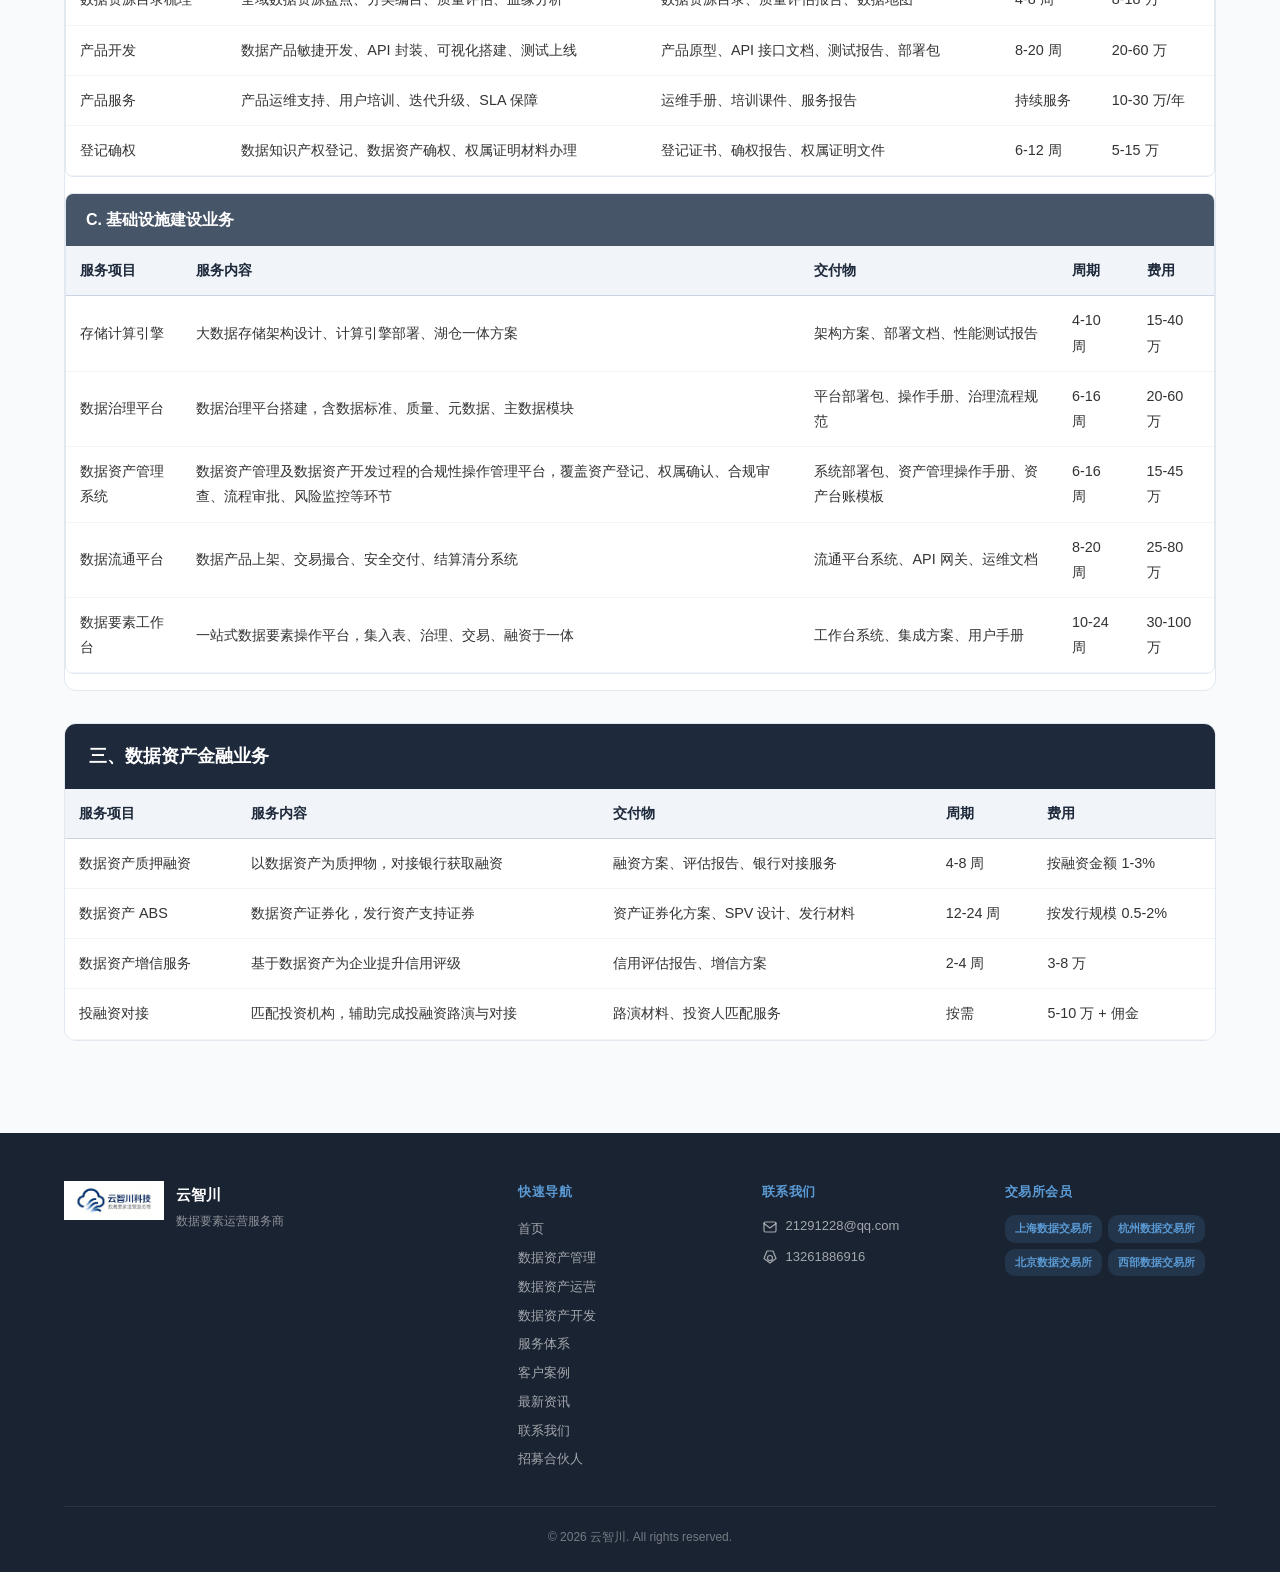
<file: services.html>
<!DOCTYPE html>
<html lang="zh-CN">
<head>
<meta charset="UTF-8">
<meta name="viewport" content="width=device-width, initial-scale=1.0">
<meta name="description" content="云智川 - 数据资产入表登记确权服务体系，五步走全流程覆盖">
<title>服务体系 | 云智川科技</title>
<link rel="icon" type="image/x-icon" href="images/logo.jpg">
<link rel="stylesheet" href="style.css">
<style>
/* services.html 专属样式 */
.service-hero{background:linear-gradient(135deg,#f0f6fb 0%,#fdf5ef 100%);padding:100px 0 60px;text-align:center}
.service-hero .section-num{display:inline-block;font-size:13px;font-weight:700;color:#5B9BD5;background:rgba(91,155,213,.1);padding:4px 14px;border-radius:20px;margin-bottom:16px;letter-spacing:1px}
.service-hero h1{font-size:36px;font-weight:800;color:#1E293B;margin:0 0 12px;letter-spacing:-.5px}
.service-hero .hero-sub{font-size:17px;color:#64748B;max-width:640px;margin:0 auto 28px;line-height:1.7}
.service-hero .hero-stats{display:flex;justify-content:center;gap:32px;flex-wrap:wrap}
.service-hero .hero-stat{text-align:center}
.service-hero .hero-stat-val{font-size:28px;font-weight:800;color:#5B9BD5}
.service-hero .hero-stat-val.orange{color:#ED7D31}
.service-hero .hero-stat-label{font-size:12px;color:#94A3B8;margin-top:4px}

.services-main{padding:60px 0}
.services-main .section-header{margin-bottom:24px}
.services-main .section-header h2{font-size:28px;font-weight:800;color:#1E293B}
.services-main .section-desc{font-size:15px;color:#64748B;max-width:720px;margin:12px auto 0;line-height:1.7}

.process-flow{display:flex;align-items:center;justify-content:center;gap:0;flex-wrap:wrap;margin:48px 0 56px}
.process-step{text-align:center;flex:0 0 auto}
.process-step-num{width:44px;height:44px;border-radius:50%;display:flex;align-items:center;justify-content:center;font-weight:800;font-size:16px;color:#fff;margin:0 auto 8px}
.process-step-num.blue{background:#5B9BD5}
.process-step-num.orange{background:#ED7D31}
.process-step-label{font-size:12px;color:#64748B;max-width:80px;line-height:1.4}
.process-arrow{color:#CBD5E1;font-size:18px;margin:0 4px;padding-bottom:28px}

@media(max-width:900px){
  .process-arrow{display:none}
  .process-flow{gap:16px}
  .service-hero h1{font-size:28px}
}
</style>
</head>
<body>

<!-- ========== HEADER ========== -->
<header class="site-header" id="header">
  <div class="header-inner">
    <a class="logo" href="index.html">
      <img src="images/logo.jpg" alt="云智川科技" width="100" height="39" loading="eager">
      <span class="logo-text">云智川</span>
    </a>
    <nav class="main-nav" id="mainNav">
      <ul>
        <li><a href="index.html">首页</a></li>
        <li><a href="index.html#asset-management">数据资产管理</a></li>
        <li><a href="operations.html">数据资产运营</a></li>
        <li><a href="data-asset-dev.html">数据资产开发</a></li>
        <li><a href="services.html" class="active" aria-current="page">服务体系</a></li>
        <li><a href="index.html#cases">客户案例</a></li>
        <li class="nav-dropdown">
          <a href="index.html#news" class="nav-dropdown-toggle">最新资讯</a>
          <ul class="nav-dropdown-menu">
            <li><a href="industry-reference.html">行业参考</a></li>
            <li><a href="index.html#news-policy">政策速递</a></li>
          </ul>
        </li>
        <li><a href="index.html#contact">联系我们</a></li>
        <li><a href="partner.html">招募合伙人</a></li>
        <li><a href="self-test.html" class="nav-cta">入表自测</a></li>
      </ul>
    </nav>
    <button class="menu-toggle" id="menuToggle" aria-label="菜单" aria-expanded="false">
      <span></span><span></span><span></span>
    </button>
  </div>
</header>

<main>
<!-- ========== Hero ========== -->
<section class="service-hero">
  <div class="container">
    <span class="section-num">服务体系</span>
    <h1>数据资产入表登记确权</h1>
    <p class="hero-sub">依据财政部《企业数据资源相关会计处理暂行规定》（财会〔2023〕11号），覆盖从资源盘点到会计入表全流程，同步跨越法律确权、会计准则、登记监管三道门槛。</p>
    <div class="hero-stats">
      <div class="hero-stat">
        <div class="hero-stat-val">2-3<span style="font-size:16px;font-weight:500;"> 个月</span></div>
        <div class="hero-stat-label">执行周期</div>
      </div>
      <div class="hero-stat">
        <div class="hero-stat-val orange">5</div>
        <div class="hero-stat-label">核心步骤</div>
      </div>
      <div class="hero-stat">
        <div class="hero-stat-val">11.2-18<span style="font-size:16px;font-weight:500;"> 万</span></div>
        <div class="hero-stat-label">参考费用</div>
      </div>
    </div>
  </div>
</section>

<!-- ========== 五步流程总览 ========== -->
<section class="services-main">
  <div class="container">
    <div class="section-header" style="text-align:center;">
      <span class="section-num">五步走</span>
      <h2>服务流程</h2>
      <p class="section-desc">从数据资源盘点到会计入表，每一步均有明确的交付物和周期承诺，确保可落地、可追溯、可审计。</p>
    </div>

    <!-- 流程条 -->
    <div class="process-flow">
      <div class="process-step"><div class="process-step-num blue">1</div><div class="process-step-label">数据资源盘点</div></div>
      <span class="process-arrow">→</span>
      <div class="process-step"><div class="process-step-num orange">2</div><div class="process-step-label">资产分类与入表判定</div></div>
      <span class="process-arrow">→</span>
      <div class="process-step"><div class="process-step-num blue">3</div><div class="process-step-label">合规溯源与要件准备</div></div>
      <span class="process-arrow">→</span>
      <div class="process-step"><div class="process-step-num orange">4</div><div class="process-step-label">登记申请与确权</div></div>
      <span class="process-arrow">→</span>
      <div class="process-step"><div class="process-step-num blue">5</div><div class="process-step-label">入表操作</div></div>
    </div>

    <!-- 阶段总览 -->
    <div class="phase-overview" style="text-align:center;max-width:800px;margin:0 auto 40px;">
      <p style="font-size:15px;color:var(--text-secondary);line-height:1.8;">
        依据财政部《企业数据资源相关会计处理暂行规定》（财会〔2023〕11号）、
        《数据安全法》《个人信息保护法》及《数据二十条》"三权分置"框架，
        本阶段覆盖从资源盘点到会计入表的全流程，同步跨越法律确权、会计准则和登记监管三道门槛。
      </p>
    </div>

    <div class="service-matrix">
      <!-- 步骤1 -->
      <div class="service-card" data-animate>
        <div class="service-card-icon"><svg width="40" height="40" viewBox="0 0 40 40" fill="none"><rect width="40" height="40" rx="10" fill="rgba(91,155,213,.1)"/><path d="M12 14h16M12 21h16M12 28h12" stroke="#5B9BD5" stroke-width="2" stroke-linecap="round"/></svg></div>
        <div class="service-card-tag">步骤一</div>
        <h4>数据资源盘点</h4>
        <p>按业务域和数据生命周期划定范围，从来源合规性、数据形态、加工深度、更新频率等维度全面盘点，建立字段级数据血缘图谱</p>
        <div class="service-card-meta">
          <span class="meta-item"><strong>交付物：</strong>《数据资源盘点报告》《数据质量评估报告》</span>
          <span class="meta-item"><strong>周期：</strong>4-6 周</span>
        </div>
      </div>

      <!-- 步骤2 -->
      <div class="service-card" data-animate>
        <div class="service-card-icon"><svg width="40" height="40" viewBox="0 0 40 40" fill="none"><rect width="40" height="40" rx="10" fill="rgba(237,125,49,.1)"/><path d="M12 26L18 16l8-2 2 8-8 6-8-2z" stroke="#ED7D31" stroke-width="2" stroke-linejoin="round"/></svg></div>
        <div class="service-card-tag">步骤二</div>
        <h4>资产分类与入表范围判定</h4>
        <p>按数据产品/数据资源/数据工具三级分类体系，映射至无形资产（自用型）或存货（待售型）科目；依据《暂行规定》五项资本化条件逐项判定</p>
        <div class="service-card-meta">
          <span class="meta-item"><strong>交付物：</strong>《可入表数据资产清单》《资本化判定备忘录》</span>
          <span class="meta-item"><strong>周期：</strong>2-3 周</span>
        </div>
      </div>

      <!-- 步骤3 -->
      <div class="service-card" data-animate>
        <div class="service-card-icon"><svg width="40" height="40" viewBox="0 0 40 40" fill="none"><rect width="40" height="40" rx="10" fill="rgba(91,155,213,.1)"/><path d="M14 12l12 8-12 8V12z" fill="#5B9BD5" opacity=".3" stroke="#5B9BD5" stroke-width="1.5" stroke-linejoin="round"/></svg></div>
        <div class="service-card-tag">步骤三</div>
        <h4>合规溯源与要件准备</h4>
        <p>准备登记六大类要件：主体资格证明、权属证据链（采集→授权→加工→存储闭环）、资产描述、合规声明（含PIA）、技术文档、财务资料</p>
        <div class="service-card-meta">
          <span class="meta-item"><strong>交付物：</strong>登记要件全套材料</span>
          <span class="meta-item"><strong>周期：</strong>4-6 周</span>
        </div>
      </div>

      <!-- 步骤4 -->
      <div class="service-card" data-animate>
        <div class="service-card-icon"><svg width="40" height="40" viewBox="0 0 40 40" fill="none"><rect width="40" height="40" rx="10" fill="rgba(237,125,49,.1)"/><path d="M20 10l6 8H14l6-8z" stroke="#ED7D31" stroke-width="2" stroke-linejoin="round"/><circle cx="20" cy="26" r="2" fill="#ED7D31"/></svg></div>
        <div class="service-card-tag">步骤四</div>
        <h4>登记申请与确权</h4>
        <p>对接属地数据交易所或国家统一登记平台，三权分置确权：持有权（采集协议+存储日志）、加工使用权（加工流程+算法说明）、经营权（产品登记证书+交易合同）</p>
        <div class="service-card-meta">
          <span class="meta-item"><strong>交付物：</strong>《数据资产登记证书》、权属确认法律意见书</span>
          <span class="meta-item"><strong>周期：</strong>4-6 周</span>
        </div>
      </div>

      <!-- 步骤5 -->
      <div class="service-card" data-animate>
        <div class="service-card-icon"><svg width="40" height="40" viewBox="0 0 40 40" fill="none"><rect width="40" height="40" rx="10" fill="rgba(91,155,213,.1)"/><rect x="12" y="12" width="16" height="16" rx="3" stroke="#5B9BD5" stroke-width="2"/><path d="M20 16v8M16 20h8" stroke="#5B9BD5" stroke-width="2" stroke-linecap="round"/></svg></div>
        <div class="service-card-tag">步骤五</div>
        <h4>入表操作</h4>
        <p>会计科目设置（无形资产-数据资源 / 存货-数据资源 / 开发支出-数据资源），初始计量（外购/自研分别计量），使用寿命估计（3-7年），年度减值测试框架</p>
        <div class="service-card-meta">
          <span class="meta-item"><strong>交付物：</strong>入账凭证、资产减值测试框架</span>
          <span class="meta-item"><strong>周期：</strong>2-3 周</span>
        </div>
      </div>
    </div>

    <!-- 法律依据 -->
    <div style="text-align:center;margin-top:40px;padding:28px 20px;background:var(--card-bg);border-radius:12px;border:1px solid var(--border-color);">
      <p style="font-size:13px;color:var(--text-secondary);margin:0 0 8px;">法律依据与框架</p>
      <p style="font-size:14px;color:var(--text-primary);margin:0;line-height:1.8;">
        《企业数据资源相关会计处理暂行规定》（财会〔2023〕11号）&nbsp;|&nbsp;
        《数据安全法》&nbsp;|&nbsp;
        《个人信息保护法》&nbsp;|&nbsp;
        《数据二十条》"三权分置"
      </p>
    </div>

    <!-- CTA -->
    <div style="text-align:center;margin-top:56px;">
      <a href="index.html#contact" style="display:inline-block;padding:14px 40px;background:#ED7D31;color:#fff;border-radius:8px;font-weight:700;font-size:15px;text-decoration:none;transition:all .25s;box-shadow:0 4px 16px rgba(237,125,49,.3);">预约咨询</a>
      <a href="self-test.html" style="display:inline-block;padding:14px 40px;margin-left:16px;border:2px solid #5B9BD5;color:#5B9BD5;border-radius:8px;font-weight:700;font-size:15px;text-decoration:none;transition:all .25s;">入表自测 →</a>
    </div>
  </div>
</section>

<!-- ========== 业务清单 ========== -->
<section class="catalog-section">
  <div class="container">
    <div class="section-header" style="text-align:center;">
      <span class="section-num">业务清单</span>
      <h2>数据资产服务清单</h2>
      <p class="section-desc">让数据成为资产，让要素创造价值</p>
    </div>

    <!-- 板块一：数据资产财务服务 -->
    <div class="catalog-block">
      <div class="catalog-block-header">一、数据资产财务服务</div>
      <table>
        <thead>
          <tr>
            <th>服务项目</th>
            <th>服务内容</th>
            <th>交付物</th>
            <th>周期</th>
            <th>费用</th>
          </tr>
        </thead>
        <tbody>
          <tr>
            <td>数据资产入表全流程</td>
            <td>合规评估 + 会计核算 + 入表方案</td>
            <td>数据资产入表咨询报告</td>
            <td>4-8 周</td>
            <td>8-20 万（按资产规模）</td>
          </tr>
          <tr>
            <td>数据资产审计</td>
            <td>数据资产专项审计，出具审计意见</td>
            <td>专项审计报告</td>
            <td>2-4 周</td>
            <td>3-8 万</td>
          </tr>
          <tr>
            <td>融资前财务梳理</td>
            <td>账务合规梳理、财务指标优化、尽调准备</td>
            <td>财务梳理报告、尽调材料包</td>
            <td>2-3 周</td>
            <td>2-5 万</td>
          </tr>
          <tr>
            <td>财税常年顾问</td>
            <td>日常财税咨询、政策解读、税务筹划</td>
            <td>月度财税报告、季度分析报告</td>
            <td>按年</td>
            <td>5-15 万 / 年</td>
          </tr>
        </tbody>
      </table>
    </div>

    <!-- 板块二：数据资产/产品业务 -->
    <div class="catalog-block">
      <div class="catalog-block-header">二、数据资产/产品业务</div>

      <!-- A. 管理业务 -->
      <div class="catalog-sub">
        <div class="catalog-sub-header">A. 数据资产/产品管理业务</div>
        <table>
          <thead>
            <tr>
              <th>服务项目</th>
              <th>服务内容</th>
              <th>交付物</th>
              <th>周期</th>
              <th>费用</th>
            </tr>
          </thead>
          <tbody>
            <tr>
              <td>数据资产成本归集</td>
              <td>梳理数据资产全生命周期成本，建立成本归集模型与分摊机制</td>
              <td>成本归集方案、成本分摊表、财务核算指引</td>
              <td>3-6 周</td>
              <td>5-12 万</td>
            </tr>
            <tr>
              <td>数据组织体系搭建</td>
              <td>建立数据资产管理组织架构、岗位职责、管理流程与制度</td>
              <td>组织架构方案、岗位说明书、管理手册</td>
              <td>4-8 周</td>
              <td>8-18 万</td>
            </tr>
            <tr>
              <td>数据标准规范建设</td>
              <td>制定数据分类分级、命名编码、质量评价等标准规范</td>
              <td>数据标准白皮书、编码规范、分类分级方案</td>
              <td>6-12 周</td>
              <td>10-25 万</td>
            </tr>
            <tr>
              <td>数据流通业务</td>
              <td>数据产品定价策略、流通合规审查、交易撮合与渠道对接</td>
              <td>流通方案、定价模型、交易合规报告</td>
              <td>4-10 周</td>
              <td>8-20 万</td>
            </tr>
          </tbody>
        </table>
      </div>

      <!-- B. 开发业务 -->
      <div class="catalog-sub">
        <div class="catalog-sub-header">B. 数据资产/产品开发业务</div>
        <table>
          <thead>
            <tr>
              <th>服务项目</th>
              <th>服务内容</th>
              <th>交付物</th>
              <th>周期</th>
              <th>费用</th>
            </tr>
          </thead>
          <tbody>
            <tr>
              <td>需求立项</td>
              <td>业务调研、需求分析、可行性论证、立项方案编制</td>
              <td>需求分析报告、立项申请书、可行性报告</td>
              <td>2-4 周</td>
              <td>3-8 万</td>
            </tr>
            <tr>
              <td>方案设计</td>
              <td>数据产品架构设计、技术选型、详细设计方案</td>
              <td>总体设计方案、技术方案、系统架构图</td>
              <td>3-6 周</td>
              <td>5-15 万</td>
            </tr>
            <tr>
              <td>数据资源目录梳理</td>
              <td>全域数据资源盘点、分类编目、质量评估、血缘分析</td>
              <td>数据资源目录、质量评估报告、数据地图</td>
              <td>4-8 周</td>
              <td>8-18 万</td>
            </tr>
            <tr>
              <td>产品开发</td>
              <td>数据产品敏捷开发、API 封装、可视化搭建、测试上线</td>
              <td>产品原型、API 接口文档、测试报告、部署包</td>
              <td>8-20 周</td>
              <td>20-60 万</td>
            </tr>
            <tr>
              <td>产品服务</td>
              <td>产品运维支持、用户培训、迭代升级、SLA 保障</td>
              <td>运维手册、培训课件、服务报告</td>
              <td>持续服务</td>
              <td>10-30 万/年</td>
            </tr>
            <tr>
              <td>登记确权</td>
              <td>数据知识产权登记、数据资产确权、权属证明材料办理</td>
              <td>登记证书、确权报告、权属证明文件</td>
              <td>6-12 周</td>
              <td>5-15 万</td>
            </tr>
          </tbody>
        </table>
      </div>

      <!-- C. 基础设施建设业务 -->
      <div class="catalog-sub">
        <div class="catalog-sub-header">C. 基础设施建设业务</div>
        <table>
          <thead>
            <tr>
              <th>服务项目</th>
              <th>服务内容</th>
              <th>交付物</th>
              <th>周期</th>
              <th>费用</th>
            </tr>
          </thead>
          <tbody>
            <tr>
              <td>存储计算引擎</td>
              <td>大数据存储架构设计、计算引擎部署、湖仓一体方案</td>
              <td>架构方案、部署文档、性能测试报告</td>
              <td>4-10 周</td>
              <td>15-40 万</td>
            </tr>
            <tr>
              <td>数据治理平台</td>
              <td>数据治理平台搭建，含数据标准、质量、元数据、主数据模块</td>
              <td>平台部署包、操作手册、治理流程规范</td>
              <td>6-16 周</td>
              <td>20-60 万</td>
            </tr>
            <tr>
              <td>数据资产管理系统</td>
              <td>数据资产管理及数据资产开发过程的合规性操作管理平台，覆盖资产登记、权属确认、合规审查、流程审批、风险监控等环节</td>
              <td>系统部署包、资产管理操作手册、资产台账模板</td>
              <td>6-16 周</td>
              <td>15-45 万</td>
            </tr>
            <tr>
              <td>数据流通平台</td>
              <td>数据产品上架、交易撮合、安全交付、结算清分系统</td>
              <td>流通平台系统、API 网关、运维文档</td>
              <td>8-20 周</td>
              <td>25-80 万</td>
            </tr>
            <tr>
              <td>数据要素工作台</td>
              <td>一站式数据要素操作平台，集入表、治理、交易、融资于一体</td>
              <td>工作台系统、集成方案、用户手册</td>
              <td>10-24 周</td>
              <td>30-100 万</td>
            </tr>
          </tbody>
        </table>
      </div>
    </div>

    <!-- 板块三：数据资产金融业务 -->
    <div class="catalog-block">
      <div class="catalog-block-header">三、数据资产金融业务</div>
      <table>
        <thead>
          <tr>
            <th>服务项目</th>
            <th>服务内容</th>
            <th>交付物</th>
            <th>周期</th>
            <th>费用</th>
          </tr>
        </thead>
        <tbody>
          <tr>
            <td>数据资产质押融资</td>
            <td>以数据资产为质押物，对接银行获取融资</td>
            <td>融资方案、评估报告、银行对接服务</td>
            <td>4-8 周</td>
            <td>按融资金额 1-3%</td>
          </tr>
          <tr>
            <td>数据资产 ABS</td>
            <td>数据资产证券化，发行资产支持证券</td>
            <td>资产证券化方案、SPV 设计、发行材料</td>
            <td>12-24 周</td>
            <td>按发行规模 0.5-2%</td>
          </tr>
          <tr>
            <td>数据资产增信服务</td>
            <td>基于数据资产为企业提升信用评级</td>
            <td>信用评估报告、增信方案</td>
            <td>2-4 周</td>
            <td>3-8 万</td>
          </tr>
          <tr>
            <td>投融资对接</td>
            <td>匹配投资机构，辅助完成投融资路演与对接</td>
            <td>路演材料、投资人匹配服务</td>
            <td>按需</td>
            <td>5-10 万 + 佣金</td>
          </tr>
        </tbody>
      </table>
    </div>

  </div>
</section>

</main>

<!-- ========== FOOTER ========== -->
<footer class="site-footer">
  <div class="container">
    <div class="footer-grid">
      <div class="footer-brand">
        <img src="images/logo.jpg" alt="" width="100" height="39" loading="lazy">
        <div>
          <span class="footer-company">云智川</span>
          <p class="footer-tagline">数据要素运营服务商</p>
        </div>
      </div>
      <div class="footer-links-col">
        <h4>快速导航</h4>
        <a href="index.html">首页</a>
        <a href="index.html#asset-management">数据资产管理</a>
        <a href="operations.html">数据资产运营</a>
        <a href="data-asset-dev.html">数据资产开发</a>
        <a href="services.html">服务体系</a>
        <a href="index.html#cases">客户案例</a>
        <a href="index.html#news">最新资讯</a>
        <a href="index.html#contact">联系我们</a>
        <a href="partner.html">招募合伙人</a>
      </div>
      <div class="footer-contact-col">
        <h4>联系我们</h4>
        <div class="footer-contact-item"><svg width="16" height="16" viewBox="0 0 16 16" fill="none"><path d="M2 4.5A1.5 1.5 0 013.5 3h9A1.5 1.5 0 0114 4.5v7a1.5 1.5 0 01-1.5 1.5h-9A1.5 1.5 0 012 11.5v-7z" stroke="currentColor" stroke-width="1.2"/><path d="M2 4.5L8 9l6-4.5" stroke="currentColor" stroke-width="1.2" stroke-linecap="round" stroke-linejoin="round"/></svg><span>21291228@qq.com</span></div>
        <div class="footer-contact-item"><svg width="16" height="16" viewBox="0 0 16 16" fill="none"><path d="M5 2h6l3 7.5L8 14l-6-4.5 3-7.5z" stroke="currentColor" stroke-width="1.2" stroke-linejoin="round"/><circle cx="8" cy="9" r="2.5" stroke="currentColor" stroke-width="1.2"/></svg><span>13261886916</span></div>
      </div>
      <div class="footer-badges-col">
        <h4>交易所会员</h4>
        <div class="footer-badges">
          <span class="footer-badge">上海数据交易所</span>
          <span class="footer-badge">杭州数据交易所</span>
          <span class="footer-badge">北京数据交易所</span>
          <span class="footer-badge">西部数据交易所</span>
        </div>
      </div>
    </div>
    <div class="footer-bottom">
      <p>&copy; 2026 云智川. All rights reserved.</p>
    </div>
  </div>
</footer>

<script src="main.js"></script>
</body>
</html>
</file>
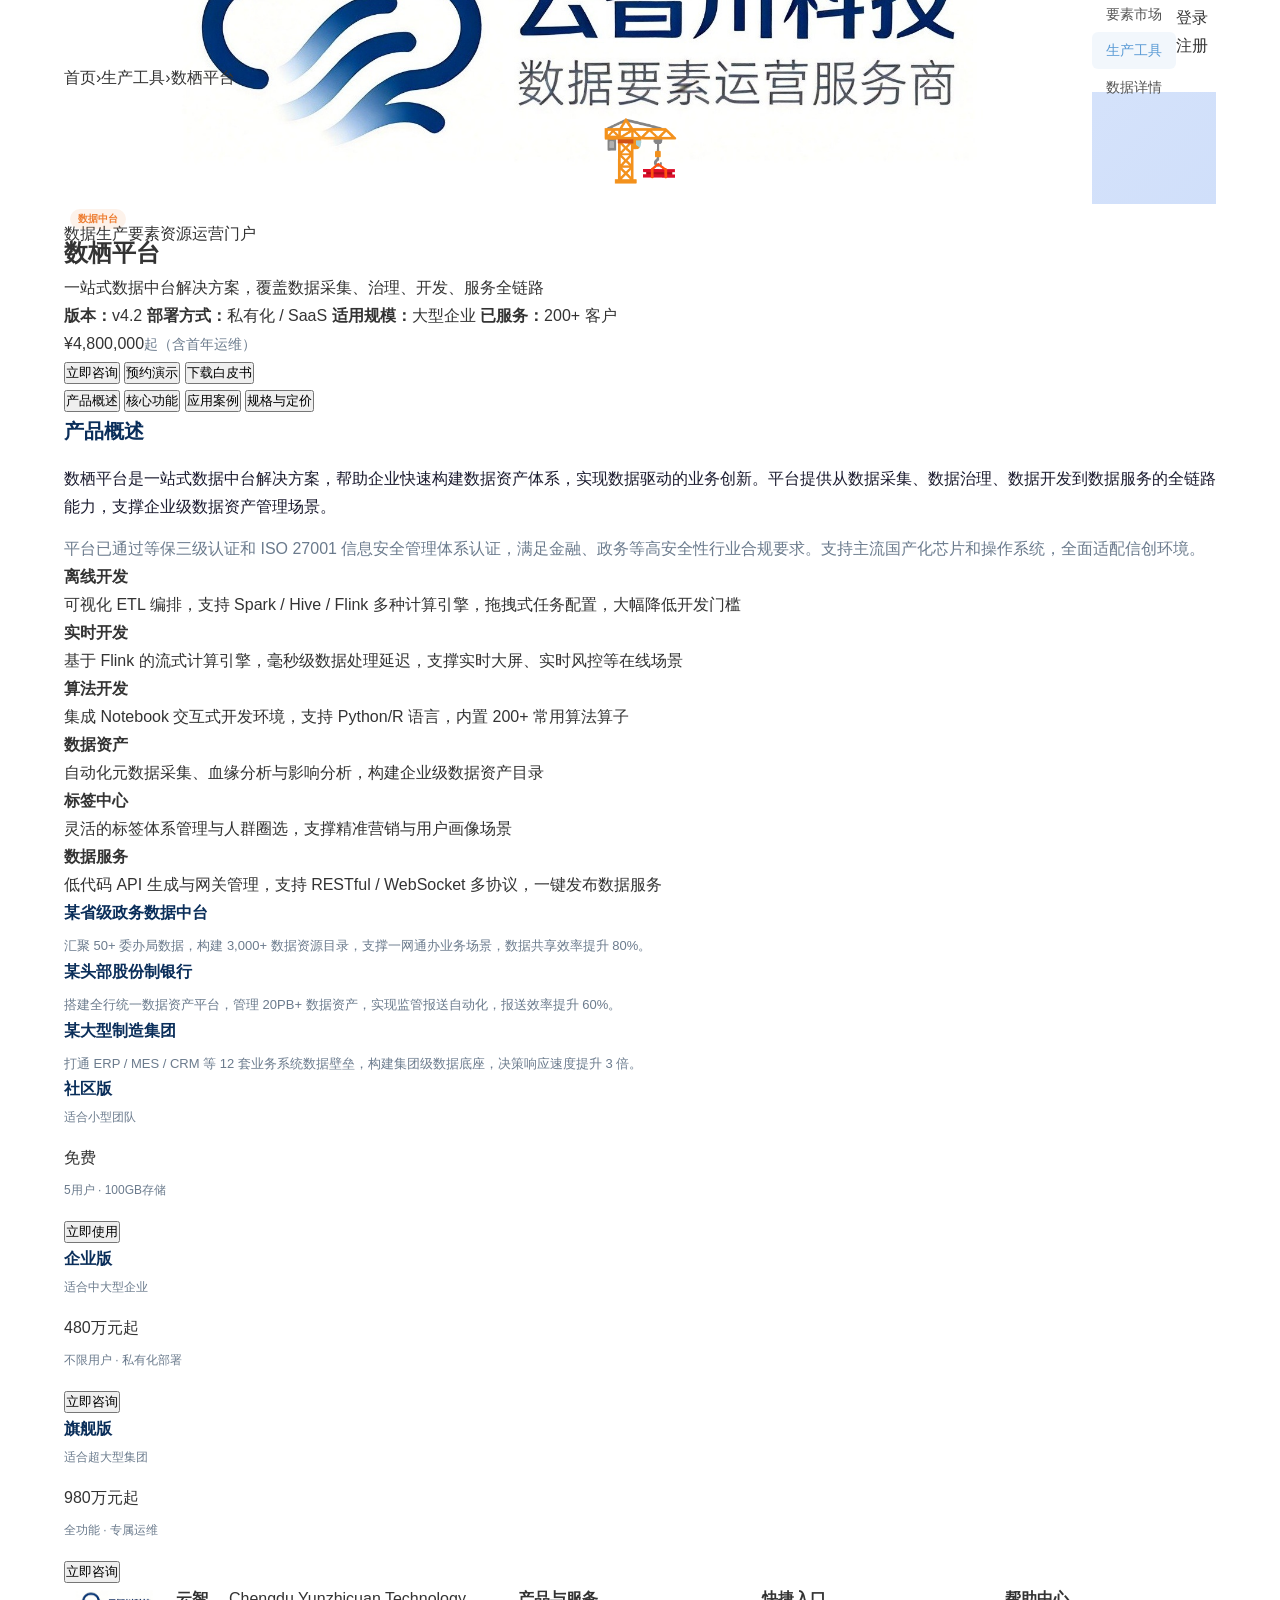
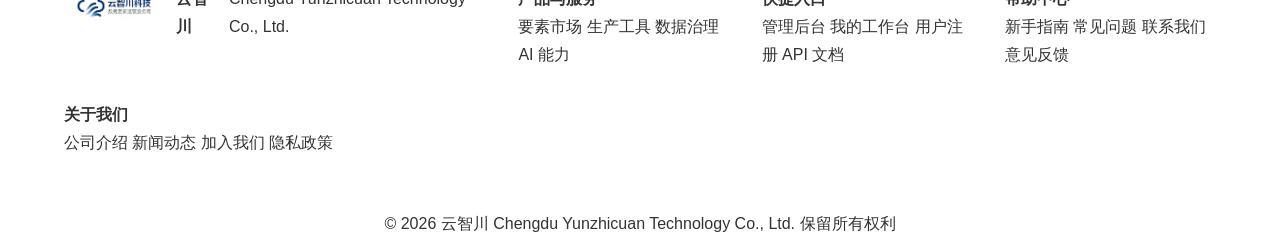
<file: tool-details.html>
<!DOCTYPE html>
<html lang="zh-CN">
<head>
<meta charset="UTF-8">
<meta name="viewport" content="width=device-width, initial-scale=1.0">
<title>工具详情 - 数据生产要素资源运营门户</title>
<link rel="stylesheet" href="style.css">
</head>
<body>

<header class="header">
  <div class="container header-inner">
    <div class="header-left">
      <a href="index.html"><img src="images/logo.jpg" alt="云智川科技" class="logo-img"></a>
      <span class="header-title">数据生产要素资源运营门户</span>
    </div>
    <nav class="main-nav">
      <a href="index.html">首页</a>
      <a href="market.html">要素市场</a>
      <a href="tools.html" class="active">生产工具</a>
      <a href="data-details.html">数据详情</a>
    </nav>
    <div class="header-actions">
      <a href="admin-login.html" class="btn-link">登录</a>
      <a href="register.html" class="btn-primary-sm">注册</a>
    </div>
  </div>
</header>

<div class="breadcrumb">
  <div class="container">
    <a href="index.html">首页</a><span>&rsaquo;</span><a href="tools.html">生产工具</a><span>&rsaquo;</span>数栖平台
  </div>
</div>

<section class="detail-header">
  <div class="container">
    <div class="detail-main">
      <div class="detail-image" style="background:linear-gradient(135deg,#E8F0FE,#D0DFFA);display:flex;align-items:center;justify-content:center;font-size:64px;">🏗️</div>
      <div class="detail-info">
        <span class="tag tag-accent">数据中台</span>
        <h2>数栖平台</h2>
        <p class="subtitle">一站式数据中台解决方案，覆盖数据采集、治理、开发、服务全链路</p>
        <div class="detail-meta">
          <span class="detail-meta-item"><strong>版本：</strong>v4.2</span>
          <span class="detail-meta-item"><strong>部署方式：</strong>私有化 / SaaS</span>
          <span class="detail-meta-item"><strong>适用规模：</strong>大型企业</span>
          <span class="detail-meta-item"><strong>已服务：</strong>200+ 客户</span>
        </div>
        <div class="detail-price">
          <span class="price">¥4,800,000</span><span style="color:#6B7B8D;font-size:14px;">起（含首年运维）</span>
        </div>
        <div class="detail-actions">
          <button class="btn btn-accent btn-lg">立即咨询</button>
          <button class="btn btn-outline btn-lg">预约演示</button>
          <button class="btn btn-outline btn-lg">下载白皮书</button>
        </div>
      </div>
    </div>
  </div>
</section>

<section class="detail-section">
  <div class="container">
    <div class="tabs" data-tab-group="tool">
      <button class="tab-btn active" data-tab="overview">产品概述</button>
      <button class="tab-btn" data-tab="features">核心功能</button>
      <button class="tab-btn" data-tab="cases">应用案例</button>
      <button class="tab-btn" data-tab="pricing">规格与定价</button>
    </div>

    <div class="tab-panel active" data-tab="overview" data-tab-group="tool">
      <div class="card"><div class="card-body">
        <h3 style="font-size:20px;font-weight:700;color:#0A2E5A;margin-bottom:16px;">产品概述</h3>
        <p style="color:#1A1A2E;margin-bottom:14px;">数栖平台是一站式数据中台解决方案，帮助企业快速构建数据资产体系，实现数据驱动的业务创新。平台提供从数据采集、数据治理、数据开发到数据服务的全链路能力，支撑企业级数据资产管理场景。</p>
        <p style="color:#6B7B8D;">平台已通过等保三级认证和 ISO 27001 信息安全管理体系认证，满足金融、政务等高安全性行业合规要求。支持主流国产化芯片和操作系统，全面适配信创环境。</p>
      </div></div>
    </div>

    <div class="tab-panel" data-tab="features" data-tab-group="tool">
      <div class="product-grid">
        <div class="product-item">
          <h4>离线开发</h4>
          <p>可视化 ETL 编排，支持 Spark / Hive / Flink 多种计算引擎，拖拽式任务配置，大幅降低开发门槛</p>
        </div>
        <div class="product-item">
          <h4>实时开发</h4>
          <p>基于 Flink 的流式计算引擎，毫秒级数据处理延迟，支撑实时大屏、实时风控等在线场景</p>
        </div>
        <div class="product-item">
          <h4>算法开发</h4>
          <p>集成 Notebook 交互式开发环境，支持 Python/R 语言，内置 200+ 常用算法算子</p>
        </div>
        <div class="product-item">
          <h4>数据资产</h4>
          <p>自动化元数据采集、血缘分析与影响分析，构建企业级数据资产目录</p>
        </div>
        <div class="product-item">
          <h4>标签中心</h4>
          <p>灵活的标签体系管理与人群圈选，支撑精准营销与用户画像场景</p>
        </div>
        <div class="product-item">
          <h4>数据服务</h4>
          <p>低代码 API 生成与网关管理，支持 RESTful / WebSocket 多协议，一键发布数据服务</p>
        </div>
      </div>
    </div>

    <div class="tab-panel" data-tab="cases" data-tab-group="tool">
      <div class="flex flex-wrap" style="gap:20px;">
        <div class="card" style="flex:1;min-width:300px;">
          <div class="card-body">
            <h4 style="font-weight:700;color:#0A2E5A;margin-bottom:8px;">某省级政务数据中台</h4>
            <p style="font-size:13px;color:#6B7B8D;">汇聚 50+ 委办局数据，构建 3,000+ 数据资源目录，支撑一网通办业务场景，数据共享效率提升 80%。</p>
          </div>
        </div>
        <div class="card" style="flex:1;min-width:300px;">
          <div class="card-body">
            <h4 style="font-weight:700;color:#0A2E5A;margin-bottom:8px;">某头部股份制银行</h4>
            <p style="font-size:13px;color:#6B7B8D;">搭建全行统一数据资产平台，管理 20PB+ 数据资产，实现监管报送自动化，报送效率提升 60%。</p>
          </div>
        </div>
        <div class="card" style="flex:1;min-width:300px;">
          <div class="card-body">
            <h4 style="font-weight:700;color:#0A2E5A;margin-bottom:8px;">某大型制造集团</h4>
            <p style="font-size:13px;color:#6B7B8D;">打通 ERP / MES / CRM 等 12 套业务系统数据壁垒，构建集团级数据底座，决策响应速度提升 3 倍。</p>
          </div>
        </div>
      </div>
    </div>

    <div class="tab-panel" data-tab="pricing" data-tab-group="tool">
      <div class="flex" style="gap:24px;">
        <div class="card" style="flex:1;">
          <div class="card-body text-center">
            <h4 style="color:#0A2E5A;font-weight:700;margin-bottom:4px;">社区版</h4>
            <p style="color:#6B7B8D;font-size:12px;margin-bottom:16px;">适合小型团队</p>
            <span class="price">免费</span>
            <p style="font-size:12px;color:#6B7B8D;margin:8px 0;">5用户 · 100GB存储</p>
            <button class="btn btn-outline btn-sm" style="margin-top:12px;">立即使用</button>
          </div>
        </div>
        <div class="card" style="flex:1;">
          <div class="card-body text-center">
            <h4 style="color:#0A2E5A;font-weight:700;margin-bottom:4px;">企业版</h4>
            <p style="color:#6B7B8D;font-size:12px;margin-bottom:16px;">适合中大型企业</p>
            <span class="price">480<span class="price-unit">万元起</span></span>
            <p style="font-size:12px;color:#6B7B8D;margin:8px 0;">不限用户 · 私有化部署</p>
            <button class="btn btn-primary btn-sm" style="margin-top:12px;">立即咨询</button>
          </div>
        </div>
        <div class="card" style="flex:1;border-color:#00D4AA;">
          <div class="card-body text-center">
            <h4 style="color:#0A2E5A;font-weight:700;margin-bottom:4px;">旗舰版</h4>
            <p style="color:#6B7B8D;font-size:12px;margin-bottom:16px;">适合超大型集团</p>
            <span class="price">980<span class="price-unit">万元起</span></span>
            <p style="font-size:12px;color:#6B7B8D;margin:8px 0;">全功能 · 专属运维</p>
            <button class="btn btn-accent btn-sm" style="margin-top:12px;">立即咨询</button>
          </div>
        </div>
      </div>
    </div>
  </div>
</section>

<footer class="footer">
  <div class="container">
    <div class="footer-grid">
      <div class="footer-col footer-brand">
        <img src="images/logo.jpg" alt="云智川科技" class="logo-img">
        <h4>云智川</h4>
        <p>Chengdu Yunzhicuan Technology Co., Ltd.</p>
      </div>
      <div class="footer-col">
        <h4>产品与服务</h4>
        <a href="market.html">要素市场</a>
        <a href="tools.html">生产工具</a>
        <a href="#">数据治理</a>
        <a href="#">AI 能力</a>
      </div>
      <div class="footer-col">
        <h4>快捷入口</h4>
        <a href="admin-login.html">管理后台</a>
        <a href="workspace.html">我的工作台</a>
        <a href="register.html">用户注册</a>
        <a href="#">API 文档</a>
      </div>
      <div class="footer-col">
        <h4>帮助中心</h4>
        <a href="#">新手指南</a>
        <a href="#">常见问题</a>
        <a href="#">联系我们</a>
        <a href="#">意见反馈</a>
      </div>
      <div class="footer-col">
        <h4>关于我们</h4>
        <a href="#">公司介绍</a>
        <a href="#">新闻动态</a>
        <a href="#">加入我们</a>
        <a href="#">隐私政策</a>
      </div>
    </div>
    <div class="footer-bottom">
      &copy; 2026 云智川 Chengdu Yunzhicuan Technology Co., Ltd. 保留所有权利
    </div>
  </div>
</footer>

<script src="main.js"></script>
</body>
</html>
</file>
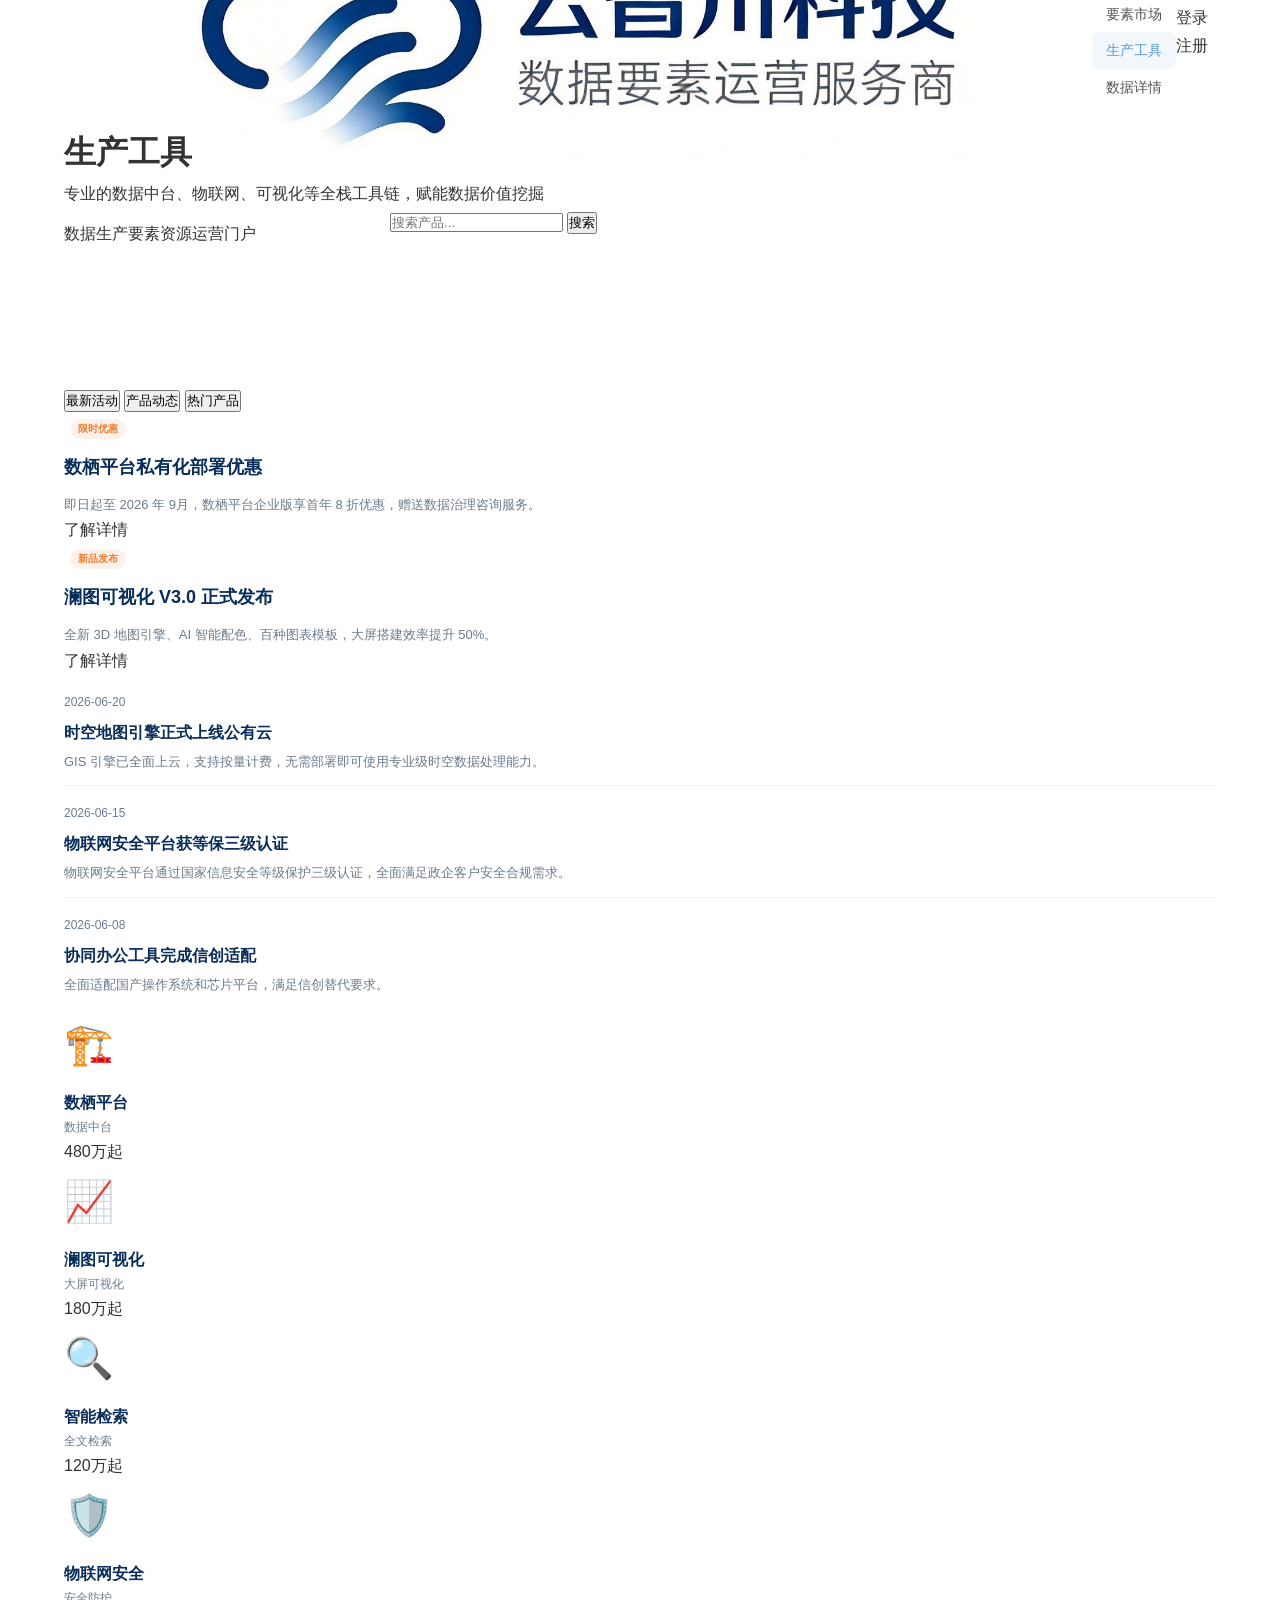
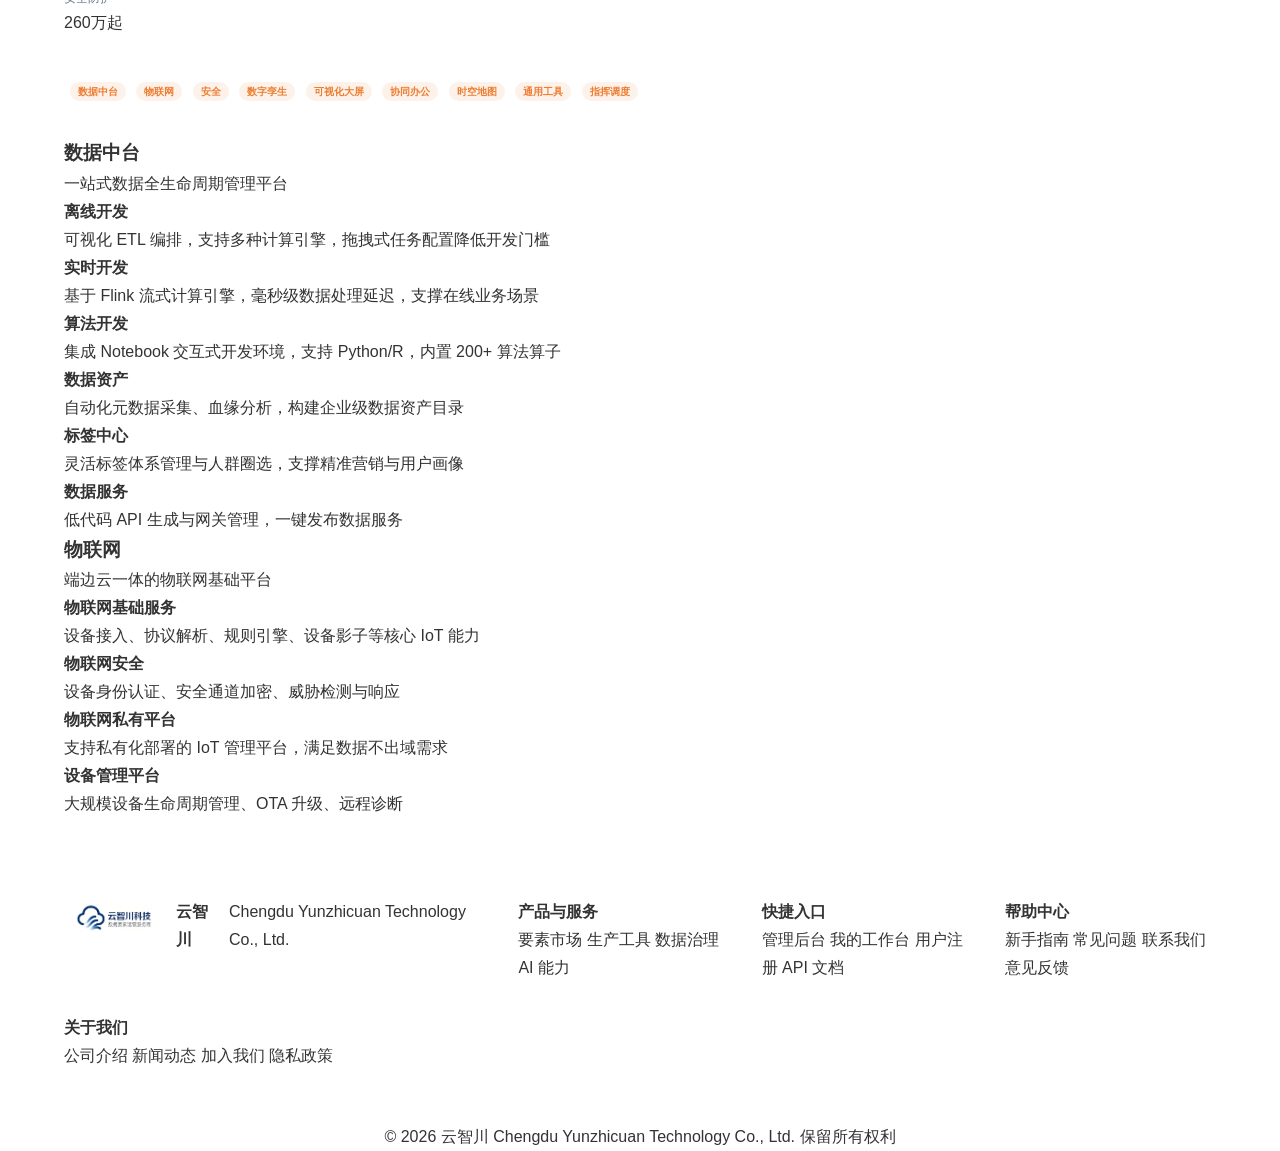
<file: tools.html>
<!DOCTYPE html>
<html lang="zh-CN">
<head>
<meta charset="UTF-8">
<meta name="viewport" content="width=device-width, initial-scale=1.0">
<title>生产工具 - 数据生产要素资源运营门户</title>
<link rel="stylesheet" href="style.css">
</head>
<body>

<header class="header">
  <div class="container header-inner">
    <div class="header-left">
      <a href="index.html"><img src="images/logo.jpg" alt="云智川科技" class="logo-img"></a>
      <span class="header-title">数据生产要素资源运营门户</span>
    </div>
    <nav class="main-nav">
      <a href="index.html">首页</a>
      <a href="market.html">要素市场</a>
      <a href="tools.html" class="active">生产工具</a>
      <a href="data-details.html">数据详情</a>
    </nav>
    <div class="header-actions">
      <a href="admin-login.html" class="btn-link">登录</a>
      <a href="register.html" class="btn-primary-sm">注册</a>
    </div>
  </div>
</header>

<!-- Banner -->
<section class="hero" style="padding:60px 0 70px;">
  <div class="container">
    <h1 style="font-size:32px;">生产工具</h1>
    <p>专业的数据中台、物联网、可视化等全栈工具链，赋能数据价值挖掘</p>
    <div class="search-box" style="max-width:500px;margin:0 auto;">
      <input type="text" placeholder="搜索产品...">
      <button>搜索</button>
    </div>
  </div>
</section>

<section class="section">
  <div class="container">
    <!-- 内容 Tab -->
    <div class="tabs" data-tab-group="tools">
      <button class="tab-btn active" data-tab="activity">最新活动</button>
      <button class="tab-btn" data-tab="news">产品动态</button>
      <button class="tab-btn" data-tab="popular">热门产品</button>
    </div>

    <div class="tab-panel active" data-tab="activity" data-tab-group="tools">
      <div class="flex" style="gap:24px;">
        <div class="card" style="flex:1;">
          <div class="card-body">
            <span class="tag tag-accent">限时优惠</span>
            <h3 style="font-size:18px;font-weight:700;color:#0A2E5A;margin:10px 0;">数栖平台私有化部署优惠</h3>
            <p style="color:#6B7B8D;font-size:13px;">即日起至 2026 年 9月，数栖平台企业版享首年 8 折优惠，赠送数据治理咨询服务。</p>
            <a href="tool-details.html" class="btn btn-primary btn-sm" style="margin-top:14px;">了解详情</a>
          </div>
        </div>
        <div class="card" style="flex:1;">
          <div class="card-body">
            <span class="tag tag-accent">新品发布</span>
            <h3 style="font-size:18px;font-weight:700;color:#0A2E5A;margin:10px 0;">澜图可视化 V3.0 正式发布</h3>
            <p style="color:#6B7B8D;font-size:13px;">全新 3D 地图引擎、AI 智能配色、百种图表模板，大屏搭建效率提升 50%。</p>
            <a href="tool-details.html" class="btn btn-primary btn-sm" style="margin-top:14px;">了解详情</a>
          </div>
        </div>
      </div>
    </div>

    <div class="tab-panel" data-tab="news" data-tab-group="tools">
      <div class="card"><div class="card-body">
        <div style="padding:12px 0;border-bottom:1px solid #F0F2F5;">
          <span style="font-size:12px;color:#6B7B8D;">2026-06-20</span>
          <h4 style="color:#0A2E5A;font-weight:600;margin:4px 0;">时空地图引擎正式上线公有云</h4>
          <p style="font-size:13px;color:#6B7B8D;">GIS 引擎已全面上云，支持按量计费，无需部署即可使用专业级时空数据处理能力。</p>
        </div>
        <div style="padding:12px 0;border-bottom:1px solid #F0F2F5;">
          <span style="font-size:12px;color:#6B7B8D;">2026-06-15</span>
          <h4 style="color:#0A2E5A;font-weight:600;margin:4px 0;">物联网安全平台获等保三级认证</h4>
          <p style="font-size:13px;color:#6B7B8D;">物联网安全平台通过国家信息安全等级保护三级认证，全面满足政企客户安全合规需求。</p>
        </div>
        <div style="padding:12px 0;">
          <span style="font-size:12px;color:#6B7B8D;">2026-06-08</span>
          <h4 style="color:#0A2E5A;font-weight:600;margin:4px 0;">协同办公工具完成信创适配</h4>
          <p style="font-size:13px;color:#6B7B8D;">全面适配国产操作系统和芯片平台，满足信创替代要求。</p>
        </div>
      </div></div>
    </div>

    <div class="tab-panel" data-tab="popular" data-tab-group="tools">
      <div class="flex flex-wrap" style="gap:20px;">
        <div class="card" style="flex:1;min-width:200px;">
          <div class="card-body text-center">
            <div style="font-size:40px;margin-bottom:10px;">🏗️</div>
            <h4 style="font-weight:700;color:#0A2E5A;">数栖平台</h4>
            <p style="font-size:12px;color:#6B7B8D;">数据中台</p>
            <span class="price" style="font-size:16px;">480万起</span>
          </div>
        </div>
        <div class="card" style="flex:1;min-width:200px;">
          <div class="card-body text-center">
            <div style="font-size:40px;margin-bottom:10px;">📈</div>
            <h4 style="font-weight:700;color:#0A2E5A;">澜图可视化</h4>
            <p style="font-size:12px;color:#6B7B8D;">大屏可视化</p>
            <span class="price" style="font-size:16px;">180万起</span>
          </div>
        </div>
        <div class="card" style="flex:1;min-width:200px;">
          <div class="card-body text-center">
            <div style="font-size:40px;margin-bottom:10px;">🔍</div>
            <h4 style="font-weight:700;color:#0A2E5A;">智能检索</h4>
            <p style="font-size:12px;color:#6B7B8D;">全文检索</p>
            <span class="price" style="font-size:16px;">120万起</span>
          </div>
        </div>
        <div class="card" style="flex:1;min-width:200px;">
          <div class="card-body text-center">
            <div style="font-size:40px;margin-bottom:10px;">🛡️</div>
            <h4 style="font-weight:700;color:#0A2E5A;">物联网安全</h4>
            <p style="font-size:12px;color:#6B7B8D;">安全防护</p>
            <span class="price" style="font-size:16px;">260万起</span>
          </div>
        </div>
      </div>
    </div>

    <!-- 工具分类导航 -->
    <div class="flex flex-wrap" style="gap:8px;margin:40px 0 32px;">
      <a href="#data-middle" class="tag active">数据中台</a>
      <a href="#iot" class="tag">物联网</a>
      <a href="#security" class="tag">安全</a>
      <a href="#digital-twin" class="tag">数字孪生</a>
      <a href="#visualization" class="tag">可视化大屏</a>
      <a href="#collaboration" class="tag">协同办公</a>
      <a href="#gis" class="tag">时空地图</a>
      <a href="#general" class="tag">通用工具</a>
      <a href="#command" class="tag">指挥调度</a>
    </div>

    <!-- 数据中台产品线 -->
    <div class="product-line" id="data-middle">
      <h3>数据中台</h3>
      <p class="subtitle">一站式数据全生命周期管理平台</p>
      <div class="product-grid">
        <div class="product-item">
          <h4>离线开发</h4>
          <p>可视化 ETL 编排，支持多种计算引擎，拖拽式任务配置降低开发门槛</p>
        </div>
        <div class="product-item">
          <h4>实时开发</h4>
          <p>基于 Flink 流式计算引擎，毫秒级数据处理延迟，支撑在线业务场景</p>
        </div>
        <div class="product-item">
          <h4>算法开发</h4>
          <p>集成 Notebook 交互式开发环境，支持 Python/R，内置 200+ 算法算子</p>
        </div>
        <div class="product-item">
          <h4>数据资产</h4>
          <p>自动化元数据采集、血缘分析，构建企业级数据资产目录</p>
        </div>
        <div class="product-item">
          <h4>标签中心</h4>
          <p>灵活标签体系管理与人群圈选，支撑精准营销与用户画像</p>
        </div>
        <div class="product-item">
          <h4>数据服务</h4>
          <p>低代码 API 生成与网关管理，一键发布数据服务</p>
        </div>
      </div>
    </div>

    <!-- 物联网产品线 -->
    <div class="product-line" id="iot">
      <h3>物联网</h3>
      <p class="subtitle">端边云一体的物联网基础平台</p>
      <div class="product-grid">
        <div class="product-item">
          <h4>物联网基础服务</h4>
          <p>设备接入、协议解析、规则引擎、设备影子等核心 IoT 能力</p>
        </div>
        <div class="product-item">
          <h4>物联网安全</h4>
          <p>设备身份认证、安全通道加密、威胁检测与响应</p>
        </div>
        <div class="product-item">
          <h4>物联网私有平台</h4>
          <p>支持私有化部署的 IoT 管理平台，满足数据不出域需求</p>
        </div>
        <div class="product-item">
          <h4>设备管理平台</h4>
          <p>大规模设备生命周期管理、OTA 升级、远程诊断</p>
        </div>
      </div>
    </div>
  </div>
</section>

<footer class="footer">
  <div class="container">
    <div class="footer-grid">
      <div class="footer-col footer-brand">
        <img src="images/logo.jpg" alt="云智川科技" class="logo-img">
        <h4>云智川</h4>
        <p>Chengdu Yunzhicuan Technology Co., Ltd.</p>
      </div>
      <div class="footer-col">
        <h4>产品与服务</h4>
        <a href="market.html">要素市场</a>
        <a href="tools.html">生产工具</a>
        <a href="#">数据治理</a>
        <a href="#">AI 能力</a>
      </div>
      <div class="footer-col">
        <h4>快捷入口</h4>
        <a href="admin-login.html">管理后台</a>
        <a href="workspace.html">我的工作台</a>
        <a href="register.html">用户注册</a>
        <a href="#">API 文档</a>
      </div>
      <div class="footer-col">
        <h4>帮助中心</h4>
        <a href="#">新手指南</a>
        <a href="#">常见问题</a>
        <a href="#">联系我们</a>
        <a href="#">意见反馈</a>
      </div>
      <div class="footer-col">
        <h4>关于我们</h4>
        <a href="#">公司介绍</a>
        <a href="#">新闻动态</a>
        <a href="#">加入我们</a>
        <a href="#">隐私政策</a>
      </div>
    </div>
    <div class="footer-bottom">
      &copy; 2026 云智川 Chengdu Yunzhicuan Technology Co., Ltd. 保留所有权利
    </div>
  </div>
</footer>

<script src="main.js"></script>
</body>
</html>
</file>
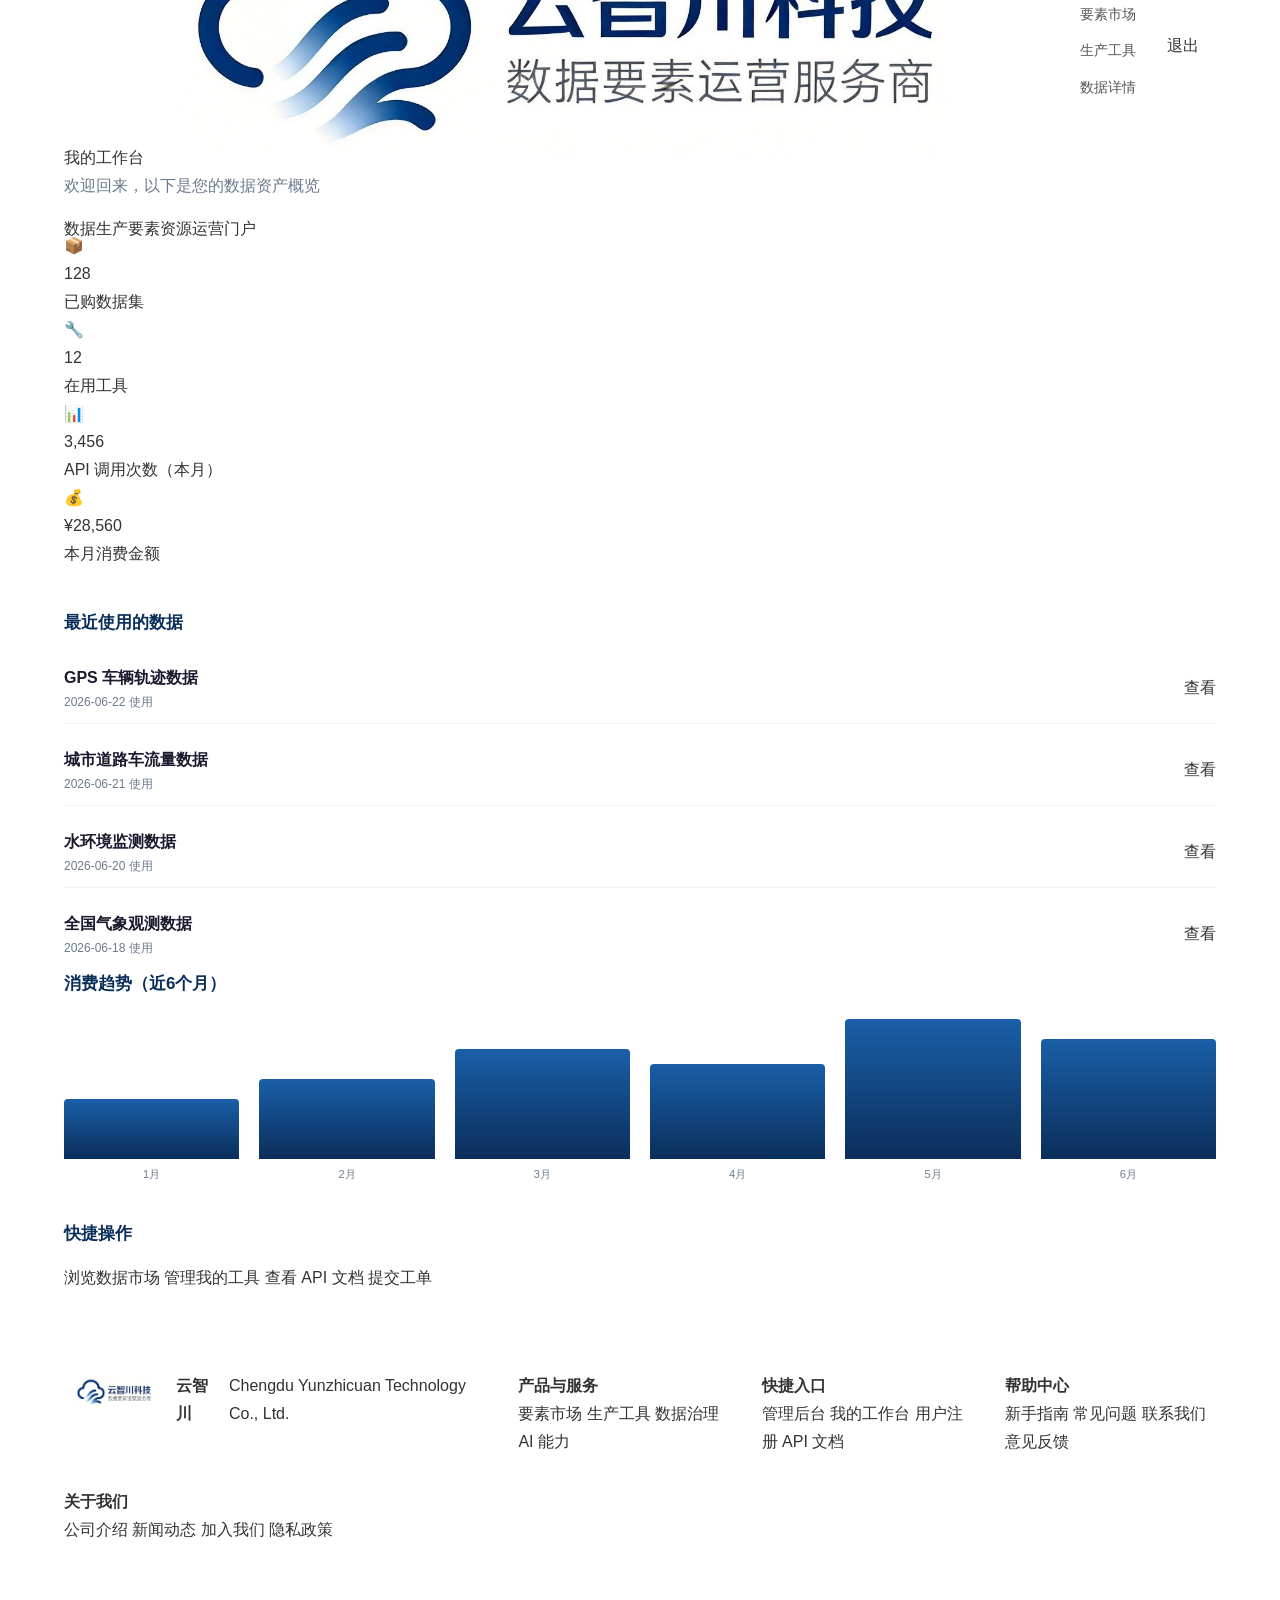
<file: workspace.html>
<!DOCTYPE html>
<html lang="zh-CN">
<head>
<meta charset="UTF-8">
<meta name="viewport" content="width=device-width, initial-scale=1.0">
<title>我的工作台 - 数据生产要素资源运营门户</title>
<link rel="stylesheet" href="style.css">
</head>
<body>

<header class="header">
  <div class="container header-inner">
    <div class="header-left">
      <a href="index.html"><img src="images/logo.jpg" alt="云智川科技" class="logo-img"></a>
      <span class="header-title">数据生产要素资源运营门户</span>
    </div>
    <nav class="main-nav">
      <a href="index.html">首页</a>
      <a href="market.html">要素市场</a>
      <a href="tools.html">生产工具</a>
      <a href="data-details.html">数据详情</a>
    </nav>
    <div class="header-actions">
      <span style="color:rgba(255,255,255,.7);font-size:13px;">你好，管理员</span>
      <a href="#" class="btn-link">退出</a>
    </div>
  </div>
</header>

<section class="section">
  <div class="container">
    <div class="section-title" style="text-align:left;">我的工作台</div>
    <p style="color:#6B7B8D;margin-bottom:32px;">欢迎回来，以下是您的数据资产概览</p>

    <!-- 统计卡片 -->
    <div class="flex" style="gap:24px;margin-bottom:40px;">
      <div class="stat-card" style="flex:1;">
        <div class="stat-icon">📦</div>
        <div class="stat-value">128</div>
        <div class="stat-label">已购数据集</div>
      </div>
      <div class="stat-card" style="flex:1;">
        <div class="stat-icon">🔧</div>
        <div class="stat-value">12</div>
        <div class="stat-label">在用工具</div>
      </div>
      <div class="stat-card" style="flex:1;">
        <div class="stat-icon">📊</div>
        <div class="stat-value">3,456</div>
        <div class="stat-label">API 调用次数（本月）</div>
      </div>
      <div class="stat-card" style="flex:1;">
        <div class="stat-icon">💰</div>
        <div class="stat-value">¥28,560</div>
        <div class="stat-label">本月消费金额</div>
      </div>
    </div>

    <div class="flex" style="gap:24px;">
      <!-- 最近使用 -->
      <div class="card" style="flex:1;">
        <div class="card-body">
          <h3 style="font-size:17px;font-weight:700;color:#0A2E5A;margin-bottom:16px;">最近使用的数据</h3>
          <div style="display:flex;flex-direction:column;gap:12px;">
            <div style="display:flex;justify-content:space-between;align-items:center;padding:10px 0;border-bottom:1px solid #F0F2F5;">
              <div>
                <div style="font-weight:600;color:#1A1A2E;">GPS 车辆轨迹数据</div>
                <div style="font-size:12px;color:#6B7B8D;">2026-06-22 使用</div>
              </div>
              <a href="data-details.html" class="btn btn-outline btn-sm">查看</a>
            </div>
            <div style="display:flex;justify-content:space-between;align-items:center;padding:10px 0;border-bottom:1px solid #F0F2F5;">
              <div>
                <div style="font-weight:600;color:#1A1A2E;">城市道路车流量数据</div>
                <div style="font-size:12px;color:#6B7B8D;">2026-06-21 使用</div>
              </div>
              <a href="data-details.html" class="btn btn-outline btn-sm">查看</a>
            </div>
            <div style="display:flex;justify-content:space-between;align-items:center;padding:10px 0;border-bottom:1px solid #F0F2F5;">
              <div>
                <div style="font-weight:600;color:#1A1A2E;">水环境监测数据</div>
                <div style="font-size:12px;color:#6B7B8D;">2026-06-20 使用</div>
              </div>
              <a href="data-details.html" class="btn btn-outline btn-sm">查看</a>
            </div>
            <div style="display:flex;justify-content:space-between;align-items:center;padding:10px 0;">
              <div>
                <div style="font-weight:600;color:#1A1A2E;">全国气象观测数据</div>
                <div style="font-size:12px;color:#6B7B8D;">2026-06-18 使用</div>
              </div>
              <a href="data-details.html" class="btn btn-outline btn-sm">查看</a>
            </div>
          </div>
        </div>
      </div>

      <!-- 消费趋势 -->
      <div class="card" style="flex:1;">
        <div class="card-body">
          <h3 style="font-size:17px;font-weight:700;color:#0A2E5A;margin-bottom:16px;">消费趋势（近6个月）</h3>
          <div style="display:flex;align-items:flex-end;gap:20px;height:180px;padding:10px 0;">
            <div style="flex:1;text-align:center;">
              <div style="height:60px;background:linear-gradient(0deg,#0A2E5A,#1A5FA8);border-radius:4px 4px 0 0;margin-bottom:6px;"></div>
              <div style="font-size:11px;color:#6B7B8D;">1月</div>
            </div>
            <div style="flex:1;text-align:center;">
              <div style="height:80px;background:linear-gradient(0deg,#0A2E5A,#1A5FA8);border-radius:4px 4px 0 0;margin-bottom:6px;"></div>
              <div style="font-size:11px;color:#6B7B8D;">2月</div>
            </div>
            <div style="flex:1;text-align:center;">
              <div style="height:110px;background:linear-gradient(0deg,#0A2E5A,#1A5FA8);border-radius:4px 4px 0 0;margin-bottom:6px;"></div>
              <div style="font-size:11px;color:#6B7B8D;">3月</div>
            </div>
            <div style="flex:1;text-align:center;">
              <div style="height:95px;background:linear-gradient(0deg,#0A2E5A,#1A5FA8);border-radius:4px 4px 0 0;margin-bottom:6px;"></div>
              <div style="font-size:11px;color:#6B7B8D;">4月</div>
            </div>
            <div style="flex:1;text-align:center;">
              <div style="height:140px;background:linear-gradient(0deg,#0A2E5A,#1A5FA8);border-radius:4px 4px 0 0;margin-bottom:6px;"></div>
              <div style="font-size:11px;color:#6B7B8D;">5月</div>
            </div>
            <div style="flex:1;text-align:center;">
              <div style="height:120px;background:linear-gradient(0deg,#0A2E5A,#1A5FA8);border-radius:4px 4px 0 0;margin-bottom:6px;"></div>
              <div style="font-size:11px;color:#6B7B8D;">6月</div>
            </div>
          </div>
        </div>
      </div>
    </div>

    <!-- 快捷操作 -->
    <div class="card" style="margin-top:24px;">
      <div class="card-body">
        <h3 style="font-size:17px;font-weight:700;color:#0A2E5A;margin-bottom:16px;">快捷操作</h3>
        <div class="flex" style="gap:16px;">
          <a href="market.html" class="btn btn-primary">浏览数据市场</a>
          <a href="tools.html" class="btn btn-outline">管理我的工具</a>
          <a href="#" class="btn btn-outline">查看 API 文档</a>
          <a href="#" class="btn btn-outline">提交工单</a>
        </div>
      </div>
    </div>
  </div>
</section>

<footer class="footer">
  <div class="container">
    <div class="footer-grid">
      <div class="footer-col footer-brand">
        <img src="images/logo.jpg" alt="云智川科技" class="logo-img">
        <h4>云智川</h4>
        <p>Chengdu Yunzhicuan Technology Co., Ltd.</p>
      </div>
      <div class="footer-col">
        <h4>产品与服务</h4>
        <a href="market.html">要素市场</a>
        <a href="tools.html">生产工具</a>
        <a href="#">数据治理</a>
        <a href="#">AI 能力</a>
      </div>
      <div class="footer-col">
        <h4>快捷入口</h4>
        <a href="admin-login.html">管理后台</a>
        <a href="workspace.html">我的工作台</a>
        <a href="register.html">用户注册</a>
        <a href="#">API 文档</a>
      </div>
      <div class="footer-col">
        <h4>帮助中心</h4>
        <a href="#">新手指南</a>
        <a href="#">常见问题</a>
        <a href="#">联系我们</a>
        <a href="#">意见反馈</a>
      </div>
      <div class="footer-col">
        <h4>关于我们</h4>
        <a href="#">公司介绍</a>
        <a href="#">新闻动态</a>
        <a href="#">加入我们</a>
        <a href="#">隐私政策</a>
      </div>
    </div>
    <div class="footer-bottom">
      &copy; 2026 云智川 Chengdu Yunzhicuan Technology Co., Ltd. 保留所有权利
    </div>
  </div>
</footer>

<script src="main.js"></script>
</body>
</html>
</file>
<file: style.css>
/* ========== RESET & BASE ========== */
*,*::before,*::after{box-sizing:border-box;margin:0;padding:0}
html{scroll-behavior:smooth;scroll-padding-top:80px;-webkit-font-smoothing:antialiased}
body{font-family:-apple-system,BlinkMacSystemFont,"Segoe UI","PingFang SC","Microsoft YaHei",sans-serif;font-size:16px;line-height:1.75;color:#333;background:#fff;overflow-x:hidden}

a{text-decoration:none;color:inherit}
img{max-width:100%;height:auto;display:block}
ul,ol{list-style:none}

.container{max-width:1200px;margin:0 auto;padding:0 24px}

/* ========== HEADER ========== */
.site-header{position:fixed;top:0;left:0;right:0;z-index:1000;background:rgba(255,255,255,.95);backdrop-filter:blur(12px);-webkit-backdrop-filter:blur(12px);border-bottom:1px solid rgba(0,0,0,.06);transition:all .3s}
.header-inner{max-width:1200px;margin:0 auto;padding:0 24px;display:flex;align-items:center;justify-content:space-between;height:64px}
.logo{display:flex;align-items:center;gap:10px;font-weight:700;font-size:16px;color:#44546A;white-space:nowrap}
.logo img{width:100px;height:auto}
.logo-text{letter-spacing:.5px}
.main-nav ul{display:flex;gap:4px}
.main-nav a{display:block;padding:6px 14px;border-radius:6px;font-size:14px;color:#555;transition:all .2s;white-space:nowrap}
.main-nav a:hover,.main-nav a.active{color:#5B9BD5;background:rgba(91,155,213,.08)}
.main-nav a.nav-cta{color:#ED7D31;font-weight:600;background:rgba(237,125,49,.08)}
.main-nav a.nav-cta:hover{background:rgba(237,125,49,.15)}
.menu-toggle{display:none;flex-direction:column;justify-content:center;gap:5px;width:32px;height:32px;background:none;border:none;cursor:pointer;padding:0}
.menu-toggle span{display:block;width:100%;height:2px;background:#44546A;border-radius:1px;transition:all .3s}

/* ========== NAV DROPDOWN ========== */
.nav-dropdown{position:relative}
.nav-dropdown-toggle{display:flex;align-items:center;gap:4px}
.nav-dropdown-toggle::after{content:"";display:inline-block;width:0;height:0;border-left:4px solid transparent;border-right:4px solid transparent;border-top:5px solid currentColor;opacity:.5;transition:transform .25s}
.nav-dropdown:hover .nav-dropdown-toggle::after{transform:rotate(180deg)}
.nav-dropdown-menu{position:absolute;top:100%;left:50%;transform:translateX(-50%);min-width:140px;padding:8px 0;background:#fff;border-radius:10px;box-shadow:0 8px 30px rgba(0,0,0,.1);opacity:0;visibility:hidden;transform:translateX(-50%) translateY(8px);transition:all .25s;list-style:none;z-index:100}
.nav-dropdown:hover .nav-dropdown-menu{opacity:1;visibility:visible;transform:translateX(-50%) translateY(0)}
.nav-dropdown-menu li{display:block}
.nav-dropdown-menu a{display:block;padding:8px 20px;font-size:14px;color:#44546A;white-space:nowrap;transition:all .2s}
.nav-dropdown-menu a:hover{color:#2a5298;background:#f0f4fa}
@media (max-width:767px){
  .nav-dropdown-menu{position:static;transform:none;box-shadow:none;opacity:1;visibility:visible;padding:0 0 0 24px;display:none}
  .nav-dropdown.open .nav-dropdown-menu{display:block}
}

/* ========== NEWS SUBSECTION ========== */
.news-subsection{margin-bottom:48px}
.news-subsection:last-child{margin-bottom:0}
.news-subsection-title{font-size:20px;font-weight:700;color:#2a5298;margin-bottom:20px;padding-left:14px;border-left:4px solid #3b6ec4}

/* ========== HERO CAROUSEL ========== */
.hero-carousel{position:relative;height:100vh;min-height:560px;overflow:hidden;background:#fff}
.hero-slides{position:relative;width:100%;height:100%}
.hero-slide{position:absolute;top:0;left:0;width:100%;height:100%;display:flex;align-items:center;justify-content:center;opacity:0;transform:scale(.97);transition:opacity .8s ease,transform .8s ease;pointer-events:none}
.hero-slide.active{opacity:1;transform:scale(1);pointer-events:auto}
.hero-slide-bg{position:absolute;inset:0;z-index:0}
.hero-bg-1{background:linear-gradient(160deg,#fafafe 0%,#f2f0fa 35%,#ede8f7 65%,#e8e3f3 100%)}
.hero-bg-2{background:linear-gradient(160deg,#fafafe 0%,#eff4fb 35%,#e6edf7 65%,#dce6f2 100%)}
.hero-bg-3{background:linear-gradient(160deg,#fafafe 0%,#f4f0f7 35%,#ece5f3 65%,#e5dbf0 100%)}
.hero-bg-art{position:absolute;inset:0;z-index:1;width:100%;height:100%}
.hero-slide-content{position:relative;z-index:2;text-align:center;padding:0 24px;max-width:780px}
.hero-slide-title{font-size:clamp(24px,4.5vw,44px);font-weight:800;color:#1a2a40;line-height:1.45;margin-bottom:22px;letter-spacing:.5px}
.hero-slide-title::first-line{color:#2a5298}
.hero-slide-desc{font-size:clamp(14px,1.6vw,17px);color:#6b7280;line-height:1.8;margin-bottom:36px;max-width:580px;margin-left:auto;margin-right:auto}
.btn-cta{display:inline-block;padding:14px 42px;font-size:15px;font-weight:700;color:#fff;background:linear-gradient(135deg,#3b6ec4,#2a5298);border-radius:8px;transition:all .3s;box-shadow:0 4px 18px rgba(42,82,152,.3)}
.btn-cta:hover{transform:translateY(-2px);box-shadow:0 8px 28px rgba(42,82,152,.45)}
.hero-slide-decors{position:absolute;bottom:20%;left:12%;display:flex;align-items:center;gap:6px;z-index:1}
.decor-diamond{display:block;width:12px;height:12px;background:#3b6ec4;transform:rotate(45deg);border-radius:2px;opacity:.7}
.decor-line{display:block;width:80px;height:2px;background:linear-gradient(90deg,#3b6ec4,transparent);border-radius:1px}
.decor-line.secondary{width:50px;opacity:.5}
.decor-line.tertiary{width:30px;opacity:.25}
.hero-indicators{position:absolute;bottom:80px;left:50%;transform:translateX(-50%);z-index:3;display:flex;gap:10px}
.hero-dot{width:10px;height:10px;border-radius:50%;border:none;background:rgba(59,110,196,.25);cursor:pointer;transition:all .3s;padding:0}
.hero-dot.active,.hero-dot:hover{background:#3b6ec4;width:28px;border-radius:5px}
.hero-scroll-hint{position:absolute;bottom:28px;left:50%;transform:translateX(-50%);z-index:2;animation:scrollPulse 2s infinite}
.hero-scroll-hint span{display:block;width:24px;height:24px;border-right:2px solid rgba(59,110,196,.3);border-bottom:2px solid rgba(59,110,196,.3);transform:rotate(45deg)}
@keyframes scrollPulse{0%,100%{opacity:.3;transform:translateX(-50%) translateY(0)}50%{opacity:1;transform:translateX(-50%) translateY(8px)}}

/* ========== SECTIONS ========== */
.section{padding:80px 0}
.section-alt{background:#f7f8fa}
.section-header{text-align:center;margin-bottom:56px}
.section-num{display:inline-block;font-size:13px;font-weight:700;color:#ED7D31;background:rgba(237,125,49,.1);padding:4px 14px;border-radius:20px;margin-bottom:12px;letter-spacing:1px}
.section-header h2{font-size:clamp(24px,3.5vw,36px);font-weight:800;color:#1a2332;margin-bottom:10px}
.section-desc{font-size:16px;color:#777;max-width:560px;margin:0 auto}

.subsection{margin-bottom:56px}
.subsection h3{font-size:20px;font-weight:700;color:#1a2332;margin-bottom:24px}
.subsection h3 span{color:#5B9BD5;margin-right:8px}

/* ========== METHODOLOGY STRIP ========== */
.methodology-strip{padding:64px 0;background:#fff}
.methodology-flow{display:flex;align-items:flex-start;justify-content:center;gap:0;flex-wrap:wrap}
.method-step{text-align:center;flex:0 0 160px;padding:0 8px}
.method-icon{margin:0 auto 12px}
.method-num{font-size:12px;font-weight:700;color:#ED7D31;margin-bottom:6px}
.method-step h4{font-size:15px;font-weight:700;color:#44546A;margin-bottom:6px}
.method-step p{font-size:12px;color:#888;line-height:1.6}
.method-connector{display:flex;align-items:flex-start;padding-top:14px;flex-shrink:0}

/* ========== TRUST STRIP ========== */
.trust-strip{padding:28px 0;background:#1a2332}
.trust-grid{display:flex;justify-content:center;gap:48px;flex-wrap:wrap}
.trust-item{text-align:center;color:#fff;display:flex;flex-direction:column;align-items:center;gap:6px}
.trust-icon{margin-bottom:2px}
.trust-num{font-size:24px;font-weight:800;color:#ED7D31}
.trust-label{font-size:12px;color:rgba(255,255,255,.6);line-height:1.5;text-align:center}

/* ========== MECHANISM / PILLARS ========== */
.principle-card{background:#fff;border-left:4px solid #ED7D31;padding:16px 24px;margin-bottom:28px;border-radius:0 8px 8px 0;box-shadow:0 2px 12px rgba(0,0,0,.04)}
.principle-icon{color:#ED7D31;font-size:18px;margin-bottom:6px}
.principle-card blockquote{font-size:18px;font-weight:600;color:#1a2332;font-style:normal}
.triple-pillars{display:grid;grid-template-columns:repeat(3,1fr);gap:20px;margin-bottom:20px}
.pillar{background:#fff;padding:28px 24px;border-radius:10px;text-align:center;box-shadow:0 2px 16px rgba(0,0,0,.04);border:1px solid #eef0f4;transition:transform .2s,box-shadow .2s}
.pillar:hover{transform:translateY(-3px);box-shadow:0 6px 24px rgba(0,0,0,.08)}
.pillar h4{font-size:17px;font-weight:700;color:#44546A;margin-bottom:8px}
.pillar p{font-size:13px;color:#888}
.highlight-stats{text-align:center;font-size:14px;color:#555;margin-top:16px}
.highlight-stats .accent{color:#ED7D31;font-weight:700}

/* ========== DELIVERABLES ========== */
.deliverables{display:grid;grid-template-columns:repeat(4,1fr);gap:16px}
.deliverable-card{background:#fff;padding:24px 20px;border-radius:10px;text-align:center;border:1px solid #eef0f4;box-shadow:0 2px 12px rgba(0,0,0,.03);transition:transform .2s}
.deliverable-card:hover{transform:translateY(-3px)}
.deliverable-icon{font-size:32px;margin-bottom:10px}
.deliverable-card h4{font-size:14px;font-weight:700;color:#44546A;margin-bottom:8px;line-height:1.5}
.deliverable-card p{font-size:12px;color:#888;margin-bottom:10px}
.deliverable-cycle{font-size:11px;color:#5B9BD5;font-weight:600;background:rgba(91,155,213,.08);padding:3px 10px;border-radius:12px;display:inline-block}

/* ========== SYSTEM SHOWCASE ========== */
.system-showcase{display:grid;grid-template-columns:1fr 1fr;gap:32px;align-items:start}
.system-features{display:flex;flex-direction:column;gap:14px}
.sys-feature{background:#fff;padding:16px 20px;border-radius:8px;border-left:3px solid #5B9BD5;box-shadow:0 2px 8px rgba(0,0,0,.03)}
.sys-feature h4{font-size:14px;font-weight:700;color:#44546A;margin-bottom:4px}
.sys-feature p{font-size:12px;color:#888;line-height:1.6}
.tag{display:inline-block;font-size:10px;font-weight:700;color:#ED7D31;background:rgba(237,125,49,.1);padding:1px 8px;border-radius:10px;margin-left:6px;vertical-align:middle}
.system-images{display:flex;flex-direction:column;gap:12px}
.system-images img{border-radius:8px;box-shadow:0 4px 20px rgba(0,0,0,.08);width:100%}

/* ========== FINANCE FLOW ========== */
.finance-flow{display:flex;align-items:center;justify-content:center;flex-wrap:wrap;gap:8px;margin-bottom:28px;font-size:14px;font-weight:600}
.finance-step{padding:8px 16px;background:#fff;border-radius:6px;color:#44546A;box-shadow:0 1px 6px rgba(0,0,0,.04)}
.finance-step.accent-step{color:#ED7D31;background:rgba(237,125,49,.08)}
.finance-connector{color:#5B9BD5;font-size:18px}
.finance-detail{display:grid;grid-template-columns:repeat(3,1fr);gap:20px}
.detail-card{background:#fff;padding:24px;border-radius:10px;border:1px solid #eef0f4}
.detail-card h4{font-size:15px;font-weight:700;color:#44546A;margin-bottom:12px}
.detail-card ol,.detail-card ul{padding-left:20px;font-size:13px;color:#555;line-height:2}
.bank-grid{display:flex;flex-wrap:wrap;gap:8px;margin-top:8px}
.bank-item{font-size:12px;padding:4px 12px;background:rgba(91,155,213,.08);color:#5B9BD5;border-radius:14px;font-weight:600}

/* ========== PYRAMID ========== */
.pyramid{display:flex;flex-direction:column;align-items:center;gap:12px;max-width:600px;margin:0 auto}
.pyramid-level{padding:14px 24px;border-radius:8px;text-align:center;background:#fff;border:1px solid #eef0f4;transition:transform .2s}
.pyramid-level:hover{transform:translateY(-2px)}
.pyramid-level strong{display:block;font-size:15px;font-weight:700;color:#44546A;margin-bottom:4px}
.pyramid-level p{font-size:12px;color:#888}
.level-1{width:70%;box-shadow:0 2px 12px rgba(91,155,213,.12);border-color:rgba(91,155,213,.3)}
.level-2{width:75%}
.level-3{width:80%}
.level-4{width:85%}
.level-5{width:95%}

/* ========== VALUE CHAIN & ECO ========== */
.value-chain{display:flex;align-items:center;justify-content:center;flex-wrap:wrap;gap:8px;font-size:13px;font-weight:600;color:#555;margin-bottom:28px;padding:20px;background:#fff;border-radius:10px;border:1px solid #eef0f4}
.value-chain span{color:#44546A}
.value-chain span:nth-child(odd){padding:6px 14px;background:rgba(91,155,213,.06);border-radius:6px}
.ecosystem h4{font-size:15px;font-weight:700;color:#44546A;margin-bottom:14px;text-align:center}
.eco-grid{display:flex;justify-content:center;flex-wrap:wrap;gap:12px}
.eco-item{padding:8px 20px;background:#fff;border-radius:20px;font-size:13px;font-weight:600;color:#5B9BD5;border:1px solid rgba(91,155,213,.2);box-shadow:0 2px 8px rgba(0,0,0,.03)}

/* ========== SERVICE CARDS ========== */
.service-matrix{display:grid;grid-template-columns:repeat(4,1fr);gap:16px}
.service-card{background:#fff;padding:28px 20px;border-radius:12px;border:1px solid #eef0f4;text-align:center;transition:all .25s;box-shadow:0 2px 12px rgba(0,0,0,.03);display:flex;flex-direction:column}
.service-card:hover{transform:translateY(-4px);box-shadow:0 8px 28px rgba(0,0,0,.08);border-color:rgba(91,155,213,.2)}
.service-card-icon{margin-bottom:12px;display:flex;justify-content:center}
.service-card-tag{font-size:10px;font-weight:700;color:#ED7D31;background:rgba(237,125,49,.08);padding:2px 10px;border-radius:10px;display:inline-block;margin-bottom:8px}
.service-card h4{font-size:15px;font-weight:700;color:#44546A;margin-bottom:6px}
.service-card p{font-size:13px;color:#667;line-height:1.65;text-align:left;margin-bottom:16px}
.service-card-meta{border-top:1px solid #eef0f4;padding-top:14px;margin-top:auto;display:flex;flex-direction:column;gap:6px}
.meta-item{font-size:11px;color:#999;display:flex;align-items:flex-start;gap:4px;text-align:left;line-height:1.5}
.meta-item strong{color:#44546A;white-space:nowrap}

/* ========== CASE ========== */
.case-detail{background:#fff;padding:32px;border-radius:12px;border:1px solid #eef0f4;box-shadow:0 2px 16px rgba(0,0,0,.03)}
.case-intro{font-size:15px;color:#555;line-height:1.8;margin-bottom:20px}
.case-intro strong{color:#ED7D31}
.case-badges{display:flex;gap:20px;margin-bottom:20px;flex-wrap:wrap}
.case-badge{text-align:center;padding:12px 20px;background:rgba(91,155,213,.04);border-radius:8px;min-width:100px}
.badge-value{display:block;font-size:22px;font-weight:800;color:#44546A}
.badge-value.accent{color:#ED7D31}
.badge-label{font-size:11px;color:#888;margin-top:2px}
.case-steps{display:grid;grid-template-columns:repeat(4,1fr);gap:12px;margin-bottom:16px}
.step-card{background:rgba(91,155,213,.04);padding:16px;text-align:center;border-radius:8px}
.step-num{font-size:12px;font-weight:700;color:#5B9BD5;margin-bottom:4px}
.step-card h4{font-size:13px;font-weight:600;color:#44546A}
.product-tags{display:flex;gap:10px;flex-wrap:wrap;margin-top:16px}
.product-tag{padding:5px 16px;background:linear-gradient(135deg,rgba(237,125,49,.08),rgba(91,155,213,.08));border-radius:16px;font-size:13px;font-weight:600;color:#5B9BD5}
.case-highlight-banner{display:flex;gap:24px;justify-content:center;padding:20px;background:linear-gradient(135deg,rgba(91,155,213,.06),rgba(237,125,49,.06));border-radius:10px;margin-bottom:20px;flex-wrap:wrap}
.case-highlight-item{text-align:center}
.highlight-num{display:block;font-size:20px;font-weight:800;color:#44546A}
.highlight-num.accent{color:#ED7D31}
.highlight-label{font-size:12px;color:#888;margin-top:4px}
.case-results{display:grid;grid-template-columns:repeat(4,1fr);gap:12px;margin-bottom:16px}
.result-card{background:rgba(91,155,213,.04);padding:16px;border-radius:8px}
.result-card h4{font-size:13px;font-weight:700;color:#44546A;margin-bottom:4px}
.result-card p{font-size:12px;color:#888}
.case-flow{text-align:center;font-size:13px;color:#555;padding:12px;background:rgba(237,125,49,.04);border-radius:8px;margin-top:16px}
/* case cert hero — DEPRECATED, replaced by case-cert-result (凭证移至流程终点) */
.case-cert-text{max-width:680px;margin:0 auto;font-size:14px;color:#555;line-height:1.85;text-align:justify;text-indent:2em}
.case-cert-text p{margin-bottom:12px}
.text-accent{color:#ED7D31;font-weight:700}

/* 凭证成果展示区 */
.case-cert-result{background:#fff;border-radius:12px;padding:24px 28px;box-shadow:0 4px 20px rgba(0,0,0,.06);width:100%;max-width:100%;text-align:center}
.case-cert-result img{width:100%;max-width:380px;border-radius:10px;display:block;margin:12px auto 0}
.case-cert-result-label{font-size:12px;font-weight:700;color:#5B9BD5;letter-spacing:1px;text-transform:uppercase;margin-bottom:4px}
.case-cert-result-meta{font-size:11px;color:#999;font-family:"SF Mono","Menlo","Consolas",monospace;margin-top:8px;letter-spacing:.3px}
/* 案例左右分栏 */
.case-split{display:flex;gap:32px;align-items:flex-start}
.case-split-left{flex:1;min-width:0}
.case-split-right{flex:0 0 380px;max-width:380px}
/* step card update */
.step-desc{font-size:11px;color:#888;margin-top:6px;line-height:1.5}
.step-card-accent{background:rgba(237,125,49,.08);border:1px solid rgba(237,125,49,.2)}
.step-card-accent .step-num{color:#ED7D31}
.step-card-accent h4{color:#ED7D31}
/* case tags row */
.case-tags-row{display:flex;gap:12px;justify-content:center;flex-wrap:wrap;margin-top:20px}
.case-tag{padding:6px 20px;background:rgba(91,155,213,.06);border:1px solid rgba(91,155,213,.15);border-radius:20px;font-size:13px;font-weight:600;color:#5B9BD5}

/* ========== NEWS GRID ========== */
.news-grid{display:grid;grid-template-columns:repeat(3,1fr);gap:20px}
.news-card{background:#fff;padding:24px;border-radius:12px;border:1px solid #eef0f4;transition:all .25s;box-shadow:0 2px 12px rgba(0,0,0,.03)}
.news-card:hover{transform:translateY(-3px);box-shadow:0 8px 24px rgba(0,0,0,.06)}
.news-date{font-size:12px;color:#ED7D31;font-weight:600;margin-bottom:8px}
.news-card h4{font-size:15px;font-weight:700;color:#1a2332;margin-bottom:10px;line-height:1.5}
.news-card p{font-size:13px;color:#777;line-height:1.7;margin-bottom:12px}
.news-link{font-size:13px;color:#5B9BD5;font-weight:600}

/* ========== CONTACT / ABOUT ========== */
/* 三支柱卡片 */
.about-pillars{display:grid;grid-template-columns:repeat(3,1fr);gap:20px;margin-bottom:36px}
.pillar-card{background:#fff;padding:28px 24px;border-radius:16px;text-align:center;border:1px solid #eef0f4;transition:transform .3s,box-shadow .3s;position:relative;overflow:hidden}
.pillar-card::before{content:'';position:absolute;top:0;left:0;right:0;height:3px;background:linear-gradient(90deg,#5B9BD5,#ED7D31);opacity:0;transition:opacity .3s}
.pillar-card:hover{transform:translateY(-4px);box-shadow:0 12px 40px rgba(0,0,0,.06)}
.pillar-card:hover::before{opacity:1}
.pillar-icon{margin-bottom:12px;display:flex;justify-content:center}
.pillar-label{font-size:11px;color:#999;text-transform:uppercase;letter-spacing:2px;margin-bottom:8px}
.pillar-value{font-size:18px;font-weight:700;color:#1a2332;margin-bottom:6px;line-height:1.4}
@media (min-width:768px){.pillar-value{white-space:nowrap}}
.pillar-desc{font-size:13px;color:#888;line-height:1.5}
/* 照片+简介双栏 */
.about-with-image{display:grid;grid-template-columns:1.15fr 1.85fr;gap:48px;align-items:start;margin-bottom:36px}
.about-image-frame{position:relative;border-radius:12px;overflow:hidden;box-shadow:0 8px 30px rgba(0,0,0,.08)}
.about-image-frame::after{content:'';position:absolute;inset:0;border:3px solid transparent;border-radius:12px;background:linear-gradient(135deg,#5B9BD5,#ED7D31) border-box;-webkit-mask:linear-gradient(#fff 0 0) padding-box,linear-gradient(#fff 0 0);-webkit-mask-composite:xor;mask-composite:exclude;pointer-events:none}
.about-image-frame img{width:100%;height:auto;display:block;transition:transform .4s}
.about-image-frame:hover img{transform:scale(1.03)}
.about-text{font-size:15px;color:#555;line-height:1.85}
.about-intro{margin-bottom:24px}
.about-intro strong{color:#1a2332;font-weight:700}
.about-tags-section{margin-bottom:16px}
.about-tags-label{font-size:12px;font-weight:700;color:#5B9BD5;text-transform:uppercase;letter-spacing:1px;margin-bottom:8px}
.about-tags{display:flex;gap:8px;flex-wrap:wrap}
.about-tags span{font-size:13px;font-weight:600;color:#5B9BD5;padding:5px 14px;background:rgba(91,155,213,.07);border-radius:20px;border:1px solid rgba(91,155,213,.15)}
.about-tags span.tag-industry{color:#ED7D31;background:rgba(237,125,49,.06);border-color:rgba(237,125,49,.15)}
/* 数据交易所 */
.about-exchange-section{margin-bottom:36px;text-align:center}
.exchange-title{font-size:13px;font-weight:700;color:#888;text-transform:uppercase;letter-spacing:2px;margin-bottom:16px}
.exchange-badges{display:flex;gap:12px;justify-content:center;flex-wrap:wrap}
.exchange-badge{background:#fff;padding:10px 20px;border-radius:10px;border:1px solid #eef0f4;display:flex;align-items:center;justify-content:center;transition:border-color .3s,box-shadow .3s;height:60px}
.exchange-badge:hover{border-color:#5B9BD5;box-shadow:0 4px 16px rgba(91,155,213,.1)}
.exchange-badge img{max-height:36px;max-width:150px;width:auto;height:auto;object-fit:contain}
@media(max-width:767px){
  .about-pillars{grid-template-columns:1fr;gap:12px}
  .about-with-image{grid-template-columns:1fr;gap:32px}
  .about-image-frame{max-width:400px;margin:0 auto}
  .exchange-badges{gap:8px}
  .exchange-badge{height:48px;padding:8px 14px}
  .exchange-badge img{max-height:28px}
}

.team-grid{display:grid;grid-template-columns:repeat(3,1fr);gap:24px}
.team-card{display:flex;flex-direction:column;align-items:center;gap:16px;background:#fff;padding:24px;border-radius:12px;border:1px solid #eef0f4;text-align:center}
.team-photo{width:100%;text-align:center}
.team-photo img{display:block;margin:0 auto;width:180px;height:180px;border-radius:12px;object-fit:contain;background:#f5f6f8}
.team-photo-placeholder{width:120px;height:120px;border-radius:12px;background:#dde2eb;color:#8899aa;display:flex;align-items:center;justify-content:center;font-size:36px;font-weight:700;margin:0 auto}
.team-info{width:100%}
.team-card-placeholder{display:flex;align-items:center;justify-content:center;background:#fff;padding:20px;border-radius:12px;border:2px dashed #dde2eb;min-height:170px;color:#aaa;font-size:14px}
.team-info h4{font-size:18px;font-weight:700;color:#1a2332;margin-bottom:2px}
.team-title{font-size:13px;color:#ED7D31;margin-bottom:12px;font-weight:600}
.team-info ul li{font-size:13px;color:#555;line-height:2.2;position:relative;padding-left:14px}
.team-info ul li::before{content:"•";color:#5B9BD5;position:absolute;left:0}
.team-info p{font-size:13px;color:#555;line-height:2.2}

.contact-cta-block{text-align:center;margin-top:48px;padding:48px 24px;background:linear-gradient(135deg,rgba(91,155,213,.04),rgba(237,125,49,.04));border-radius:16px}
.contact-cta-block h3{font-size:24px;font-weight:800;color:#1a2332;margin-bottom:8px}
.contact-cta-block > p{color:#777;margin-bottom:28px}
.contact-methods{display:flex;justify-content:center;gap:20px;flex-wrap:wrap}
.contact-method-card{display:flex;align-items:center;gap:10px;padding:14px 24px;background:#fff;border-radius:10px;border:1px solid #eef0f4;font-size:14px;font-weight:600;color:#44546A;transition:all .2s;box-shadow:0 2px 8px rgba(0,0,0,.03)}
.contact-method-card:hover{border-color:#5B9BD5;box-shadow:0 4px 16px rgba(91,155,213,.1)}

/* ========== FOOTER ========== */
.site-footer{background:#1a2332;color:rgba(255,255,255,.7);padding:48px 0 24px}
.footer-grid{display:grid;grid-template-columns:2fr 1fr 1fr 1fr;gap:32px;margin-bottom:32px}
.footer-brand{display:flex;align-items:flex-start;gap:12px}
.footer-brand img{width:100px;height:auto}
.footer-company{font-size:15px;font-weight:700;color:#fff}
.footer-tagline{font-size:12px;color:rgba(255,255,255,.5);margin-top:2px}
.footer-links-col h4,.footer-contact-col h4,.footer-badges-col h4{font-size:13px;font-weight:700;color:#5B9BD5;margin-bottom:12px;text-transform:uppercase;letter-spacing:.5px}
.footer-links-col a{display:block;font-size:13px;color:rgba(255,255,255,.6);padding:3px 0;transition:color .2s}
.footer-links-col a:hover{color:#5B9BD5}
.footer-contact-item{display:flex;align-items:center;gap:8px;font-size:13px;color:rgba(255,255,255,.6);margin-bottom:8px}
.footer-badges{display:flex;flex-wrap:wrap;gap:6px}
.footer-badge{font-size:11px;padding:4px 10px;background:rgba(91,155,213,.15);color:#5B9BD5;border-radius:10px;font-weight:600}
.footer-bottom{padding-top:20px;border-top:1px solid rgba(255,255,255,.08);text-align:center}
.footer-bottom p{font-size:12px;color:rgba(255,255,255,.4)}

/* ========== FLOATING CTA ========== */
.floating-cta{position:fixed;right:24px;bottom:80px;z-index:999}
.floating-cta-btn{display:flex;align-items:center;gap:8px;padding:12px 22px;background:linear-gradient(135deg,#ED7D31,#e06920);color:#fff;font-size:14px;font-weight:700;border-radius:24px;box-shadow:0 4px 20px rgba(237,125,49,.4);transition:all .3s}
.floating-cta-btn:hover{transform:translateY(-2px);box-shadow:0 8px 30px rgba(237,125,49,.55)}

/* ========== ANIMATIONS ========== */
[data-animate]{opacity:0;transform:translateY(20px);transition:opacity .6s ease,transform .6s ease}
[data-animate].visible{opacity:1;transform:translateY(0)}

/* ========== PROCESS PHASE FLOW (首页案例一两阶段流程) ========== */
.case-process-flow{display:flex;align-items:center;gap:0;background:#F8F9FB;border-radius:10px;padding:16px 8px;margin-bottom:20px;flex-wrap:nowrap}
.process-step{flex:0 1 auto;text-align:center;min-width:72px;max-width:130px;padding:0 2px}
.process-step .ps-num{display:inline-flex;align-items:center;justify-content:center;width:24px;height:24px;border-radius:50%;background:#5B9BD5;color:#FFF;font-size:12px;font-weight:700;margin-bottom:6px}
.process-step.active .ps-num{background:#ED7D31}
.process-step .ps-title{font-size:12px;font-weight:700;color:#1a2332;margin-bottom:3px}
.process-step.active .ps-title{color:#ED7D31}
.process-step .ps-desc{font-size:10px;color:#888;line-height:1.4}
.process-arrow{display:flex;align-items:center;justify-content:center;font-size:14px;color:#C0C8D0;padding-top:2px;flex-shrink:0}
.process-phase-wrap{margin-bottom:16px}
.process-phase-title{font-size:14px;font-weight:700;color:#3B6EC4;margin-bottom:12px;padding-left:4px;display:flex;align-items:center;gap:8px}
.process-phase-title::before{content:'';display:inline-block;width:4px;height:16px;background:#5B9BD5;border-radius:2px}
.process-phase-divider{height:1px;background:linear-gradient(90deg,#E0E6EE 0%,#C8D2DE 50%,#E0E6EE 100%);margin:20px 0 24px}
.process-phase-summary{margin-top:16px;padding:14px 18px;background:rgba(91,155,213,.04);border-left:3px solid #5B9BD5;border-radius:0 8px 8px 0;font-size:12px;color:#888;line-height:1.8}
.case-highlights{display:flex;gap:12px;flex-wrap:wrap;margin-top:20px;justify-content:center}
.case-highlight{display:inline-block;padding:8px 18px;font-size:13px;font-weight:600;background:rgba(91,155,213,.07);border-radius:20px;color:#3B6EC4;border:1px solid rgba(91,155,213,.15)}
.case-highlight.hl-orange{background:rgba(237,125,49,.1);border-color:rgba(237,125,49,.2);color:#ED7D31}

/* ========== RESPONSIVE ========== */
@media(max-width:1024px){
  .deliverables,.system-showcase{grid-template-columns:1fr 1fr}
  .finance-detail{grid-template-columns:1fr}
  .news-grid{grid-template-columns:repeat(2,1fr)}
  .footer-grid{grid-template-columns:1fr 1fr}
  .case-results{grid-template-columns:1fr 1fr}
}

@media(max-width:768px){
  .menu-toggle{display:flex}
  .main-nav{display:none;position:fixed;top:64px;left:0;right:0;background:rgba(255,255,255,.98);backdrop-filter:blur(12px);padding:12px 0;border-bottom:1px solid rgba(0,0,0,.06)}
  .main-nav.open{display:block}
  .main-nav ul{flex-direction:column;gap:2px;padding:0 16px}
  .main-nav a{padding:12px 16px;border-radius:8px}
  .hero{min-height:80vh}
  .hero-stats{gap:24px}
  .methodology-flow{flex-direction:column;align-items:center}
  .method-step{flex:auto;max-width:280px}
  .method-connector{transform:rotate(90deg);padding:4px 0}
  .triple-pillars{grid-template-columns:1fr}
  .deliverables,.system-showcase{grid-template-columns:1fr}
  .service-matrix{grid-template-columns:1fr 1fr}
  .news-grid{grid-template-columns:1fr}
  .case-cert-result{padding:20px 16px}
  .case-cert-result img{max-width:100%}
  .case-split{flex-direction:column}
  .case-split-right{flex:auto;max-width:100%}
  .case-process-flow{flex-direction:column;align-items:center;gap:0;padding:20px 16px}
  .process-step{width:100%;padding:12px 0}
  .process-arrow{transform:rotate(90deg);padding:4px 0}
  .case-results,.case-steps{grid-template-columns:1fr 1fr}
  .case-highlight-banner{flex-direction:column;align-items:center}
  .footer-grid{grid-template-columns:1fr;gap:24px}
  .contact-methods{flex-direction:column;align-items:center}
  .team-grid{grid-template-columns:1fr}
  .team-card{flex-direction:column;align-items:center;text-align:center}
  .team-photo{width:100px}
  .team-photo img{width:150px;height:150px}
  .about-pillars{grid-template-columns:1fr}
}

@media(max-width:480px){
  .hero-slogan{font-size:24px}
  .hero-stats{flex-direction:column;gap:16px}
  .section{padding:48px 0}
  .service-matrix{grid-template-columns:1fr}
  .case-badges{justify-content:center}
  .finance-flow{flex-direction:column;gap:4px}
  .finance-connector{transform:rotate(90deg)}
}

/* ========== LIGHT WEIGHT -- existing style override placeholder ========== */
/* section-alt in colored sections */
.section-alt .pillar,.section-alt .news-card,.section-alt .contact-method-card{background:#fff}

/* ========== CATALOG (业务清单) ========== */
.catalog-section{padding:60px 0;background:#f8fafc}
.catalog-block{background:#fff;border-radius:12px;border:1px solid #e2e8f0;margin-bottom:32px;overflow:hidden}
.catalog-block-header{background:#1e293b;color:#fff;padding:16px 24px;font-size:1.15rem;font-weight:700}
.catalog-sub{border:1px solid #e0e7ef;border-radius:8px;margin-bottom:16px;overflow:hidden}
.catalog-sub-header{background:#475569;color:#fff;padding:12px 20px;font-weight:600}
.catalog-block table,.catalog-sub table{width:100%;border-collapse:collapse;font-size:0.9rem}
.catalog-block thead th,.catalog-sub thead th{background:#f1f5f9;color:#1e293b;font-weight:600;padding:12px 14px;text-align:left;border-bottom:1px solid #cbd5e1}
.catalog-block tbody td,.catalog-sub tbody td{padding:12px 14px;border-bottom:1px solid #f1f5f9}
.catalog-block tbody tr:hover,.catalog-sub tbody tr:hover{background:#f8fafc}
@media(max-width:768px){
  .catalog-block table,.catalog-sub table{font-size:0.82rem}
  .catalog-block thead th,.catalog-block tbody td,
  .catalog-sub thead th,.catalog-sub tbody td{padding:8px 10px}
}

/* ========== DATA ASSET DEV — INLINE IN index.html ========== */
.dev-value-grid {
  display: grid;
  grid-template-columns: repeat(4, 1fr);
  gap: 24px;
}
.dev-value-card {
  background: var(--card-bg, #fff);
  border: 1px solid var(--border-color, #e8ecf1);
  border-radius: 12px;
  padding: 28px 24px;
  text-align: center;
  transition: all .3s;
}
.dev-value-card:hover {
  transform: translateY(-3px);
  box-shadow: 0 8px 24px rgba(0,0,0,.06);
  border-color: #4A86EB;
}
.dev-value-icon {
  width: 56px; height: 56px;
  margin: 0 auto 16px;
  display: flex;
  align-items: center;
  justify-content: center;
  border-radius: 50%;
  background: rgba(74,134,235,.08);
}

/* Capability grid */
.dev-cap-grid {
  display: grid;
  grid-template-columns: repeat(3, 1fr);
  gap: 24px;
}
@media (max-width: 1024px) {
  .dev-cap-grid { grid-template-columns: repeat(2, 1fr); }
}
@media (max-width: 768px) {
  .dev-cap-grid { grid-template-columns: 1fr; }
  .dev-value-grid { grid-template-columns: 1fr; }
}
.dev-cap-card {
  background: var(--card-bg, #fff);
  border: 1px solid var(--border-color, #e8ecf1);
  border-radius: 12px;
  padding: 28px 24px;
  transition: all .3s;
  position: relative;
  overflow: hidden;
}
.dev-cap-card::before {
  content: '';
  position: absolute;
  top: 0; left: 0;
  width: 4px;
  height: 100%;
  border-radius: 4px 0 0 4px;
}
.dev-cap-card:hover {
  transform: translateY(-3px);
  box-shadow: 0 8px 24px rgba(0,0,0,.06);
}
.dev-cap-icon {
  width: 48px; height: 48px;
  display: flex;
  align-items: center;
  justify-content: center;
  border-radius: 10px;
  margin-bottom: 16px;
}
.dev-cap-desc {
  font-size: 14px;
  color: var(--text-secondary, #6b7280);
  line-height: 1.8;
  margin-bottom: 14px;
}
.dev-cap-tags {
  display: flex;
  flex-wrap: wrap;
  gap: 6px;
}
.dev-cap-tags span {
  font-size: 12px;
  font-weight: 600;
  color: #fff;
  padding: 4px 12px;
  border-radius: 12px;
}

/* Color variants — left border + tag bg */
.cap--blue .dev-cap-icon  { background: rgba(74,134,235,.1); }
.cap--blue.dev-cap-card::before { background: #4A86EB; }
.cap--blue .dev-cap-tags span { background: #4A86EB; }

.cap--cyan .dev-cap-icon  { background: rgba(60,187,177,.1); }
.cap--cyan.dev-cap-card::before { background: #3CBBB1; }
.cap--cyan .dev-cap-tags span { background: #3CBBB1; }

.cap--purple .dev-cap-icon  { background: rgba(107,91,149,.1); }
.cap--purple.dev-cap-card::before { background: #6B5B95; }
.cap--purple .dev-cap-tags span { background: #6B5B95; }

.cap--orange .dev-cap-icon  { background: rgba(237,125,49,.1); }
.cap--orange.dev-cap-card::before { background: #ED7D31; }
.cap--orange .dev-cap-tags span { background: #ED7D31; }

.cap--green .dev-cap-icon  { background: rgba(67,160,71,.1); }
.cap--green.dev-cap-card::before { background: #43A047; }
.cap--green .dev-cap-tags span { background: #43A047; }

.cap--indigo .dev-cap-icon  { background: rgba(63,81,181,.1); }
.cap--indigo.dev-cap-card::before { background: #3F51B5; }
.cap--indigo .dev-cap-tags span { background: #3F51B5; }

/* Product matrix */
.dev-pm-zone {
  border-radius: 12px;
  padding: 28px 24px;
  margin-bottom: 24px;
}
.dev-pm-zone-title {
  font-size: 13px;
  font-weight: 700;
  text-transform: uppercase;
  letter-spacing: 2px;
  margin-bottom: 20px;
}
.pm-zone-blue  { background: #E8F0FE; }
.pm-zone-blue .dev-pm-zone-title  { color: #4A86EB; }
.pm-zone-purple { background: #F0EDF7; }
.pm-zone-purple .dev-pm-zone-title { color: #6B5B95; }
.pm-zone-green  { background: #E8F5E9; }
.pm-zone-green .dev-pm-zone-title  { color: #43A047; }

.dev-pm-grid {
  display: grid;
  grid-template-columns: repeat(2, 1fr);
  gap: 16px;
}
.dev-pm-card {
  background: var(--card-bg, #fff);
  border: 1px solid rgba(0,0,0,.06);
  border-radius: 12px;
  padding: 24px;
  display: flex;
  gap: 18px;
  align-items: flex-start;
  transition: all .3s;
  position: relative;
}
.dev-pm-card:hover {
  transform: translateY(-2px);
  box-shadow: 0 4px 16px rgba(0,0,0,.06);
}
.dev-pm-badge {
  position: absolute;
  top: -1px; right: 16px;
  font-size: 11px;
  font-weight: 700;
  color: #fff;
  background: #ED7D31;
  padding: 3px 12px;
  border-radius: 0 0 4px 4px;
}
.dev-pm-icon {
  flex-shrink: 0;
  width: 44px; height: 44px;
  display: flex;
  align-items: center;
  justify-content: center;
  border-radius: 10px;
}
.dev-pm-body { flex: 1; }
.dev-pm-body h4 {
  font-size: 15px;
  font-weight: 700;
  color: var(--text-primary, #1a3c6b);
  margin: 0 0 12px;
}
.dev-pm-features {
  list-style: none;
  padding: 0;
  margin: 0;
  display: flex;
  flex-wrap: wrap;
  gap: 6px;
}
.dev-pm-features li {
  font-size: 12px;
  color: var(--text-secondary, #6b7280);
  padding: 3px 10px;
  border-radius: 3px;
  border: 1px solid var(--border-color, #e8ecf1);
  line-height: 1.5;
}

@media (max-width: 768px) {
  .dev-value-grid { grid-template-columns: repeat(2, 1fr); }
  .dev-pm-grid   { grid-template-columns: 1fr; }
  .dev-pm-card   { flex-direction: column; }
  .dev-pm-zone   { padding: 20px; }
  .dev-cap-card  { padding: 24px; }
}
</file>
